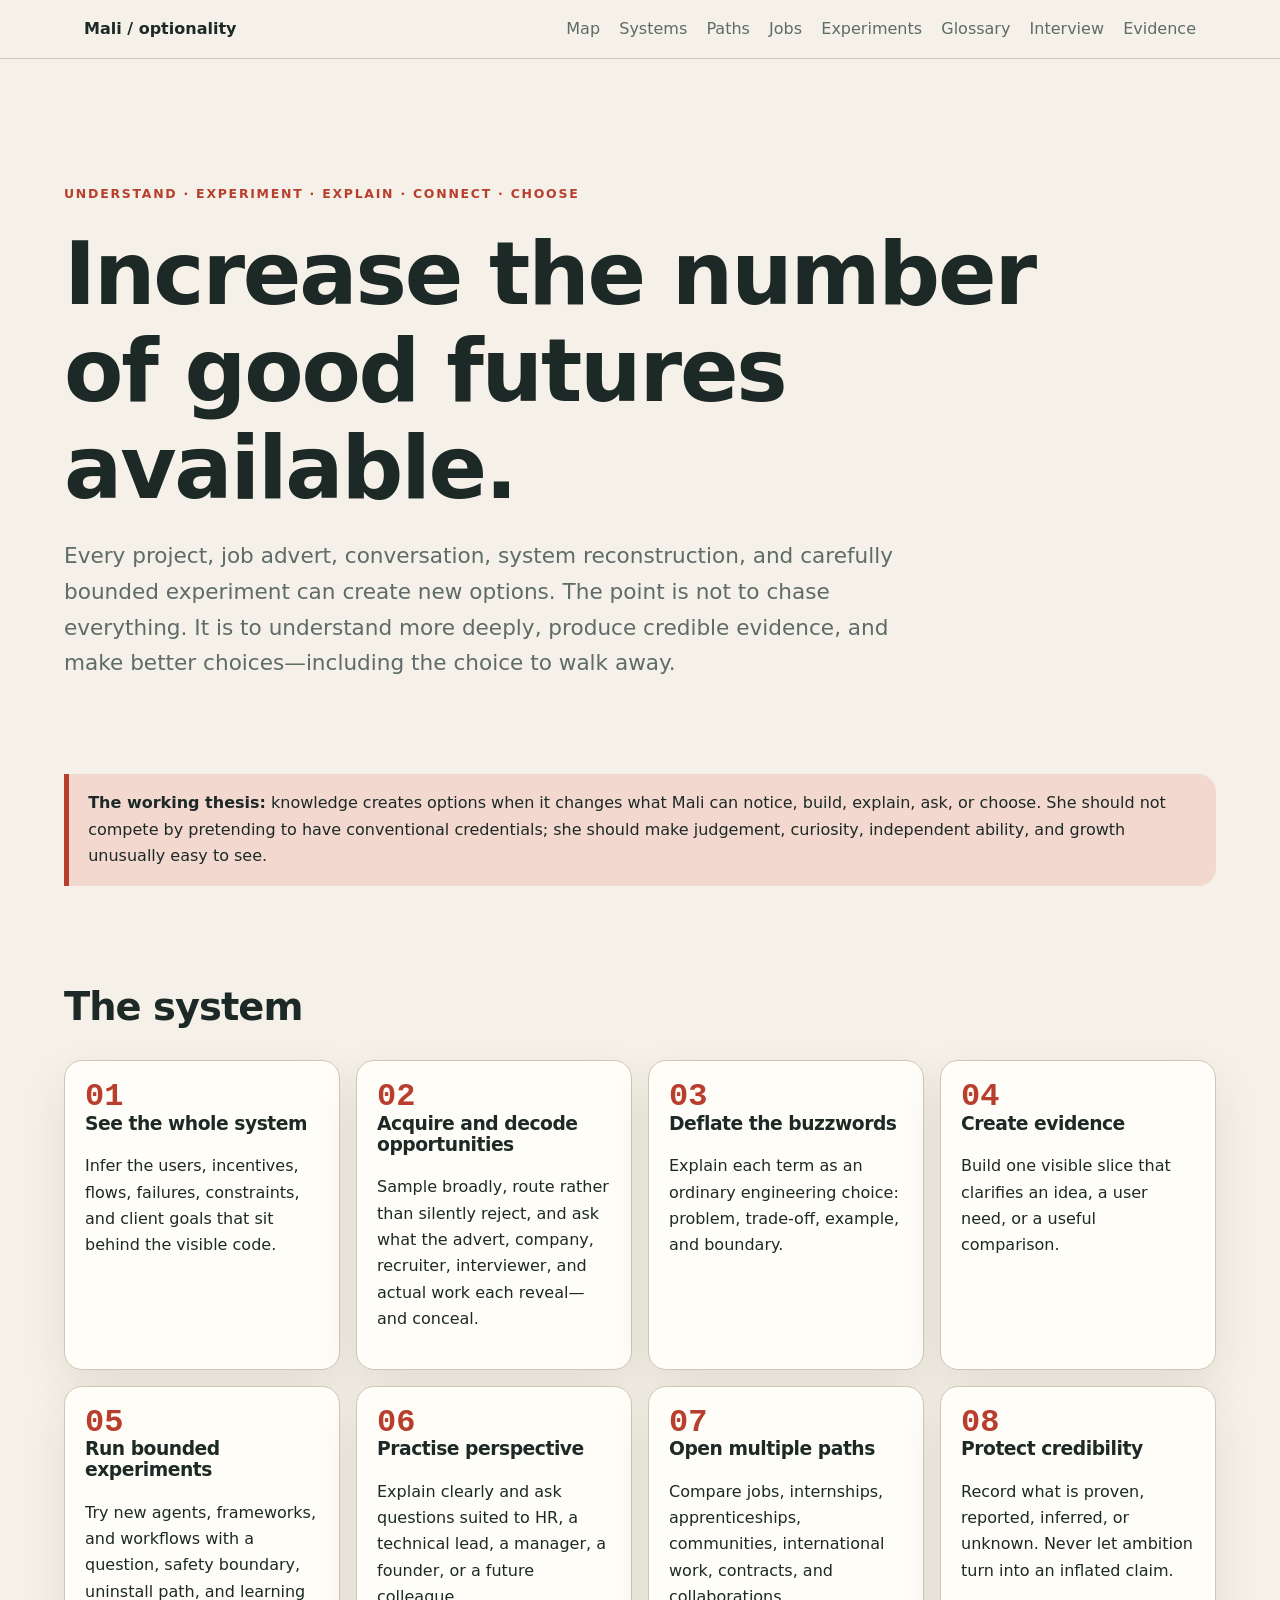
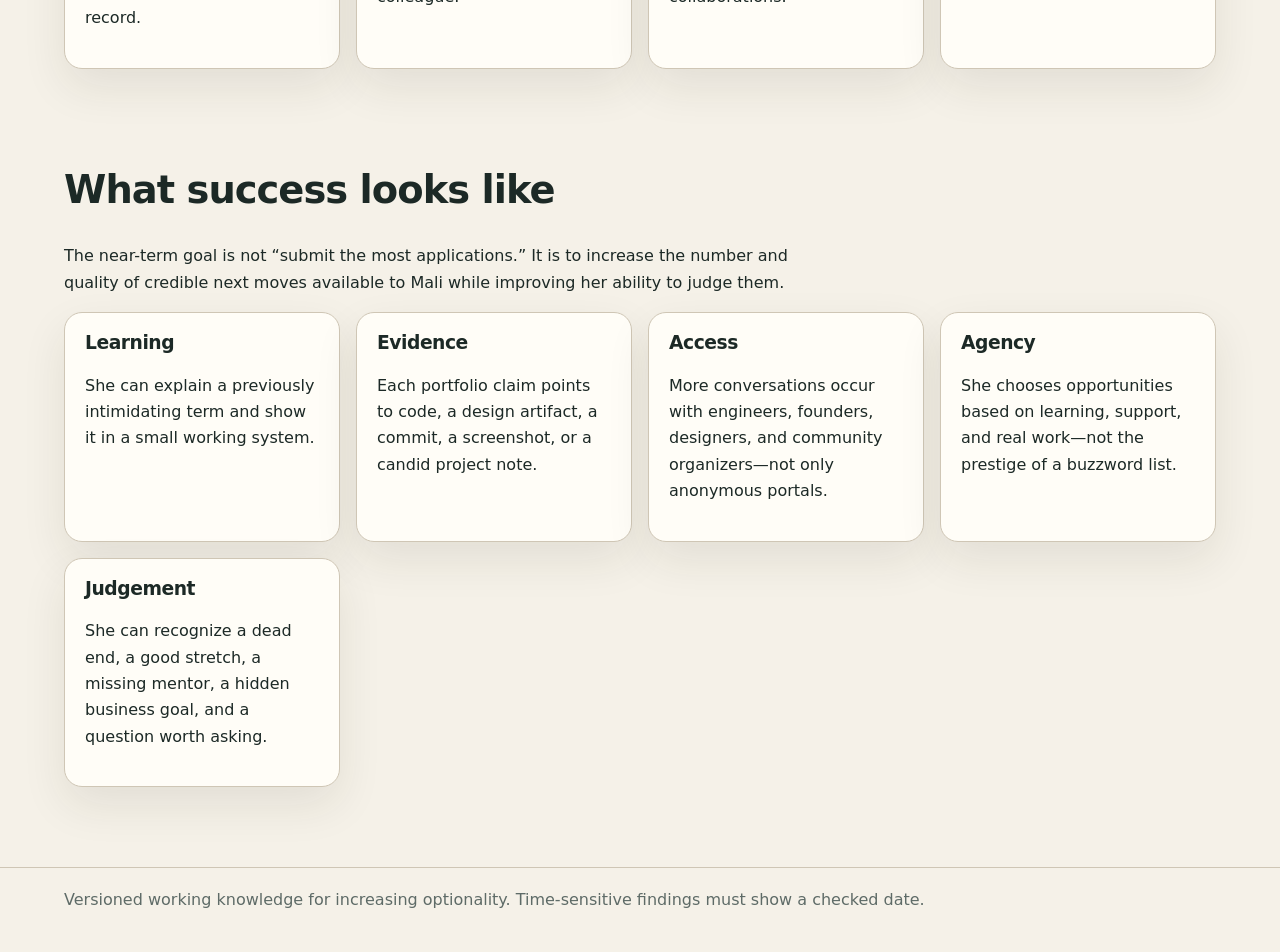
<file: index.html>
<!doctype html>
<html lang="en">
<head>
  <meta charset="utf-8">
  <meta name="viewport" content="width=device-width, initial-scale=1">
  <title>Mali's optionality laboratory</title>
  <link rel="stylesheet" href="global.css">
</head>
<body>
<header class="masthead"><nav class="nav" aria-label="Main navigation">
  <a class="brand" href="index.html">Mali / optionality</a>
  <a href="strategy/index.html">Map</a><a href="systems/index.html">Systems</a><a href="paths/index.html">Paths</a><a href="jobs/index.html">Jobs</a>
  <a href="experiments/index.html">Experiments</a><a href="glossary/index.html">Glossary</a><a href="interview/index.html">Interview</a><a href="evidence/mali-baseline.html">Evidence</a>
</nav></header>
<main class="wrap">
  <section class="hero">
    <div class="eyebrow">Understand · experiment · explain · connect · choose</div>
    <h1>Increase the number of good futures available.</h1>
    <p class="lede">Every project, job advert, conversation, system reconstruction, and carefully bounded experiment can create new options. The point is not to chase everything. It is to understand more deeply, produce credible evidence, and make better choices—including the choice to walk away.</p>
  </section>

  <div class="note"><strong>The working thesis:</strong> knowledge creates options when it changes what Mali can notice, build, explain, ask, or choose. She should not compete by pretending to have conventional credentials; she should make judgement, curiosity, independent ability, and growth unusually easy to see.</div>

  <section aria-labelledby="system"><h2 id="system">The system</h2><div class="grid">
    <a class="card card-link" href="systems/index.html"><span class="number">01</span><h3>See the whole system</h3><p>Infer the users, incentives, flows, failures, constraints, and client goals that sit behind the visible code.</p></a>
    <a class="card card-link" href="jobs/index.html"><span class="number">02</span><h3>Acquire and decode opportunities</h3><p>Sample broadly, route rather than silently reject, and ask what the advert, company, recruiter, interviewer, and actual work each reveal—and conceal.</p></a>
    <a class="card card-link" href="glossary/index.html"><span class="number">03</span><h3>Deflate the buzzwords</h3><p>Explain each term as an ordinary engineering choice: problem, trade-off, example, and boundary.</p></a>
    <a class="card card-link" href="projects/index.html"><span class="number">04</span><h3>Create evidence</h3><p>Build one visible slice that clarifies an idea, a user need, or a useful comparison.</p></a>
    <a class="card card-link" href="experiments/index.html"><span class="number">05</span><h3>Run bounded experiments</h3><p>Try new agents, frameworks, and workflows with a question, safety boundary, uninstall path, and learning record.</p></a>
    <a class="card card-link" href="interview/index.html"><span class="number">06</span><h3>Practise perspective</h3><p>Explain clearly and ask questions suited to HR, a technical lead, a manager, a founder, or a future colleague.</p></a>
    <a class="card card-link" href="paths/index.html"><span class="number">07</span><h3>Open multiple paths</h3><p>Compare jobs, internships, apprenticeships, communities, international work, contracts, and collaborations.</p></a>
    <a class="card card-link" href="evidence/mali-baseline.html"><span class="number">08</span><h3>Protect credibility</h3><p>Record what is proven, reported, inferred, or unknown. Never let ambition turn into an inflated claim.</p></a>
  </div></section>

  <section><h2>What success looks like</h2>
    <p>The near-term goal is not “submit the most applications.” It is to increase the number and quality of credible next moves available to Mali while improving her ability to judge them.</p>
    <div class="grid">
      <div class="card"><h3>Learning</h3><p>She can explain a previously intimidating term and show it in a small working system.</p></div>
      <div class="card"><h3>Evidence</h3><p>Each portfolio claim points to code, a design artifact, a commit, a screenshot, or a candid project note.</p></div>
      <div class="card"><h3>Access</h3><p>More conversations occur with engineers, founders, designers, and community organizers—not only anonymous portals.</p></div>
      <div class="card"><h3>Agency</h3><p>She chooses opportunities based on learning, support, and real work—not the prestige of a buzzword list.</p></div>
      <div class="card"><h3>Judgement</h3><p>She can recognize a dead end, a good stretch, a missing mentor, a hidden business goal, and a question worth asking.</p></div>
    </div>
  </section>
</main>
<footer><div class="wrap">Versioned working knowledge for increasing optionality. Time-sensitive findings must show a checked date.</div></footer>
</body></html>
</file>
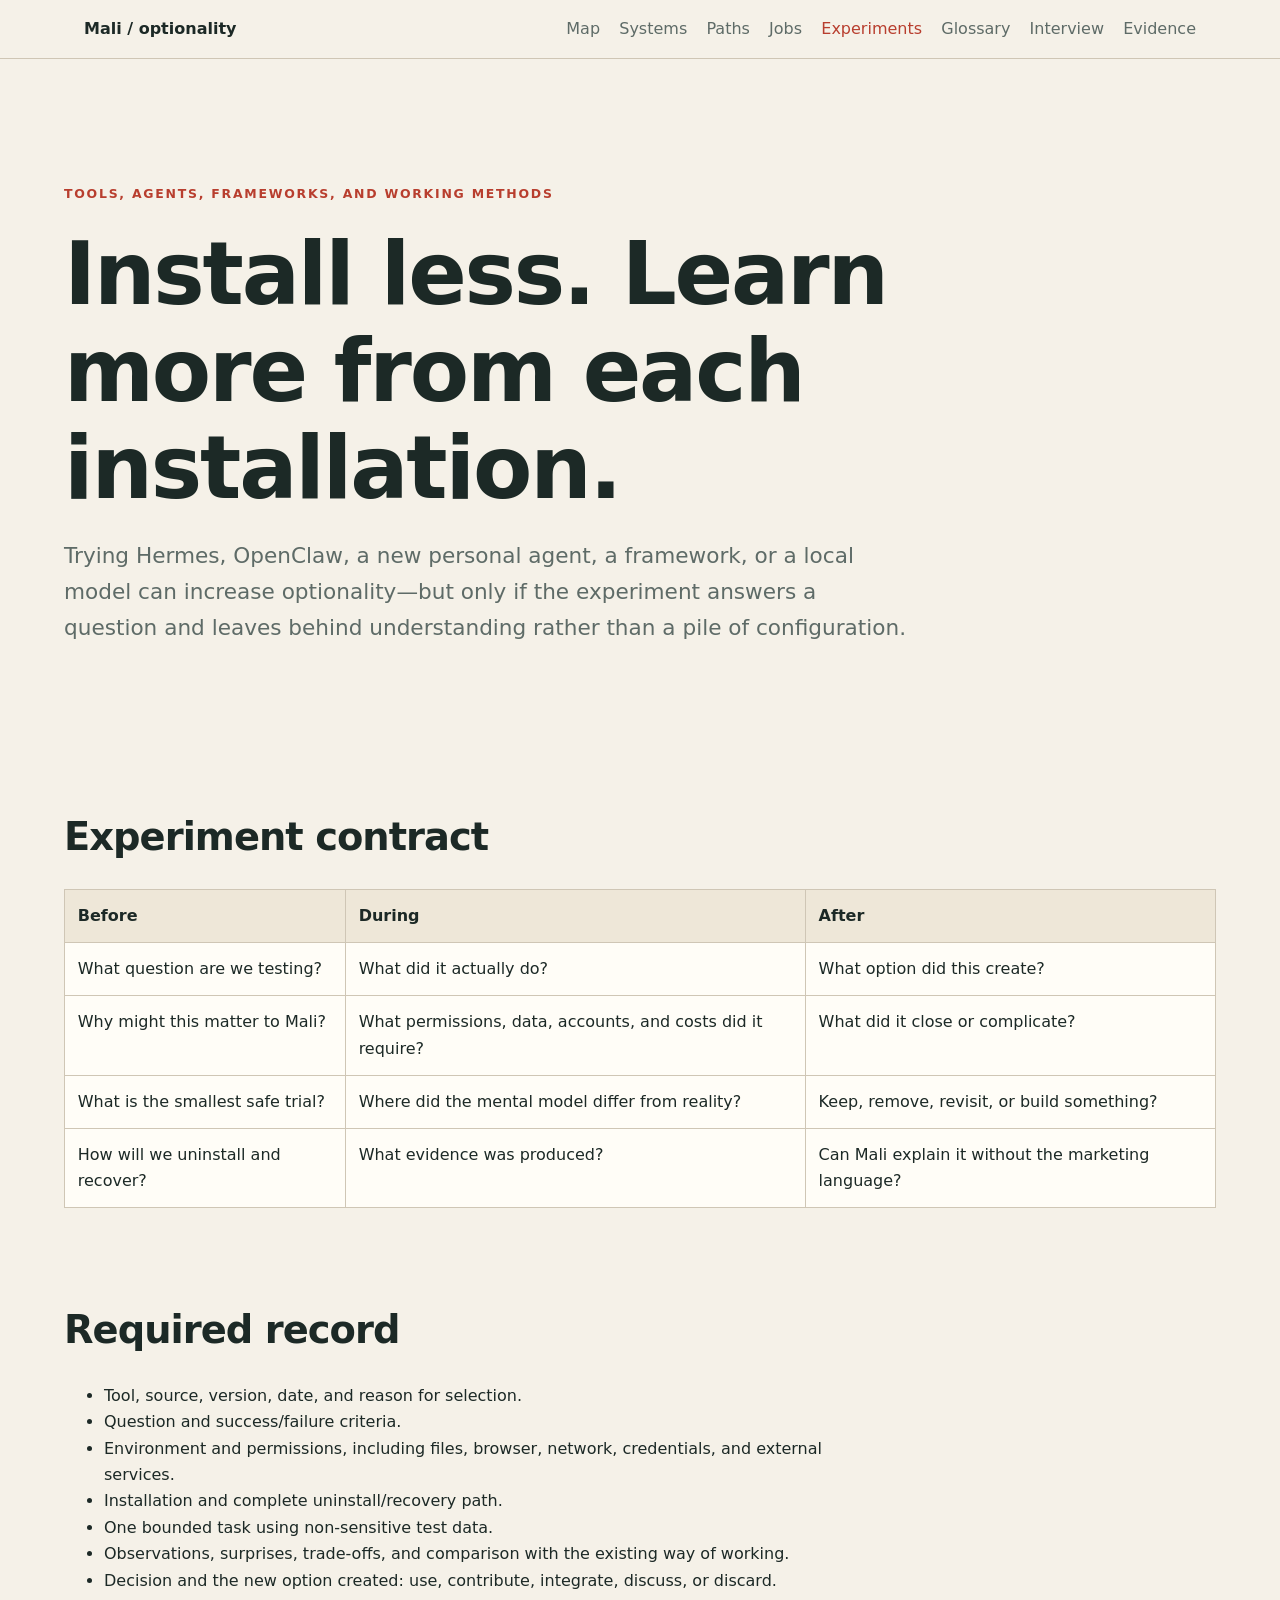
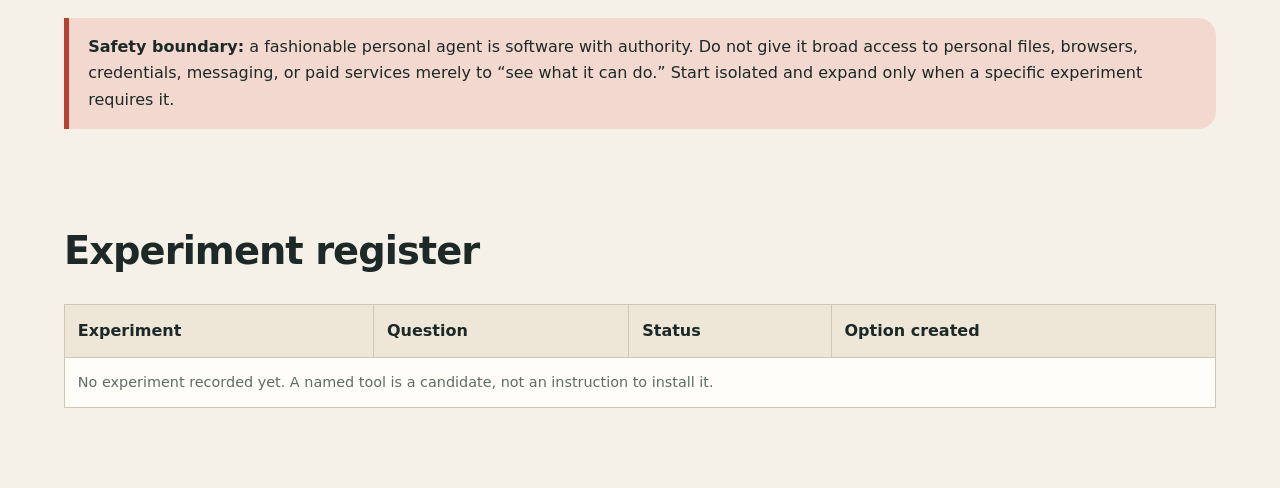
<file: experiments/index.html>
<!doctype html><html lang="en"><head><meta charset="utf-8"><meta name="viewport" content="width=device-width, initial-scale=1"><title>Experiments · Mali optionality</title><link rel="stylesheet" href="../global.css"></head><body>
<header class="masthead"><nav class="nav"><a class="brand" href="../index.html">Mali / optionality</a><a href="../strategy/index.html">Map</a><a href="../systems/index.html">Systems</a><a href="../paths/index.html">Paths</a><a href="../jobs/index.html">Jobs</a><a aria-current="page" href="index.html">Experiments</a><a href="../glossary/index.html">Glossary</a><a href="../interview/index.html">Interview</a><a href="../evidence/mali-baseline.html">Evidence</a></nav></header>
<main class="wrap"><section class="hero"><div class="eyebrow">Tools, agents, frameworks, and working methods</div><h1>Install less. Learn more from each installation.</h1><p class="lede">Trying Hermes, OpenClaw, a new personal agent, a framework, or a local model can increase optionality—but only if the experiment answers a question and leaves behind understanding rather than a pile of configuration.</p></section>

<h2>Experiment contract</h2><div class="table-wrap"><table><thead><tr><th>Before</th><th>During</th><th>After</th></tr></thead><tbody><tr><td>What question are we testing?</td><td>What did it actually do?</td><td>What option did this create?</td></tr><tr><td>Why might this matter to Mali?</td><td>What permissions, data, accounts, and costs did it require?</td><td>What did it close or complicate?</td></tr><tr><td>What is the smallest safe trial?</td><td>Where did the mental model differ from reality?</td><td>Keep, remove, revisit, or build something?</td></tr><tr><td>How will we uninstall and recover?</td><td>What evidence was produced?</td><td>Can Mali explain it without the marketing language?</td></tr></tbody></table></div>

<h2>Required record</h2><ul><li>Tool, source, version, date, and reason for selection.</li><li>Question and success/failure criteria.</li><li>Environment and permissions, including files, browser, network, credentials, and external services.</li><li>Installation and complete uninstall/recovery path.</li><li>One bounded task using non-sensitive test data.</li><li>Observations, surprises, trade-offs, and comparison with the existing way of working.</li><li>Decision and the new option created: use, contribute, integrate, discuss, or discard.</li></ul>

<div class="note"><strong>Safety boundary:</strong> a fashionable personal agent is software with authority. Do not give it broad access to personal files, browsers, credentials, messaging, or paid services merely to “see what it can do.” Start isolated and expand only when a specific experiment requires it.</div>

<h2>Experiment register</h2><div class="table-wrap"><table><thead><tr><th>Experiment</th><th>Question</th><th>Status</th><th>Option created</th></tr></thead><tbody><tr><td colspan="4" class="meta">No experiment recorded yet. A named tool is a candidate, not an instruction to install it.</td></tr></tbody></table></div>
</main></body></html>
</file>
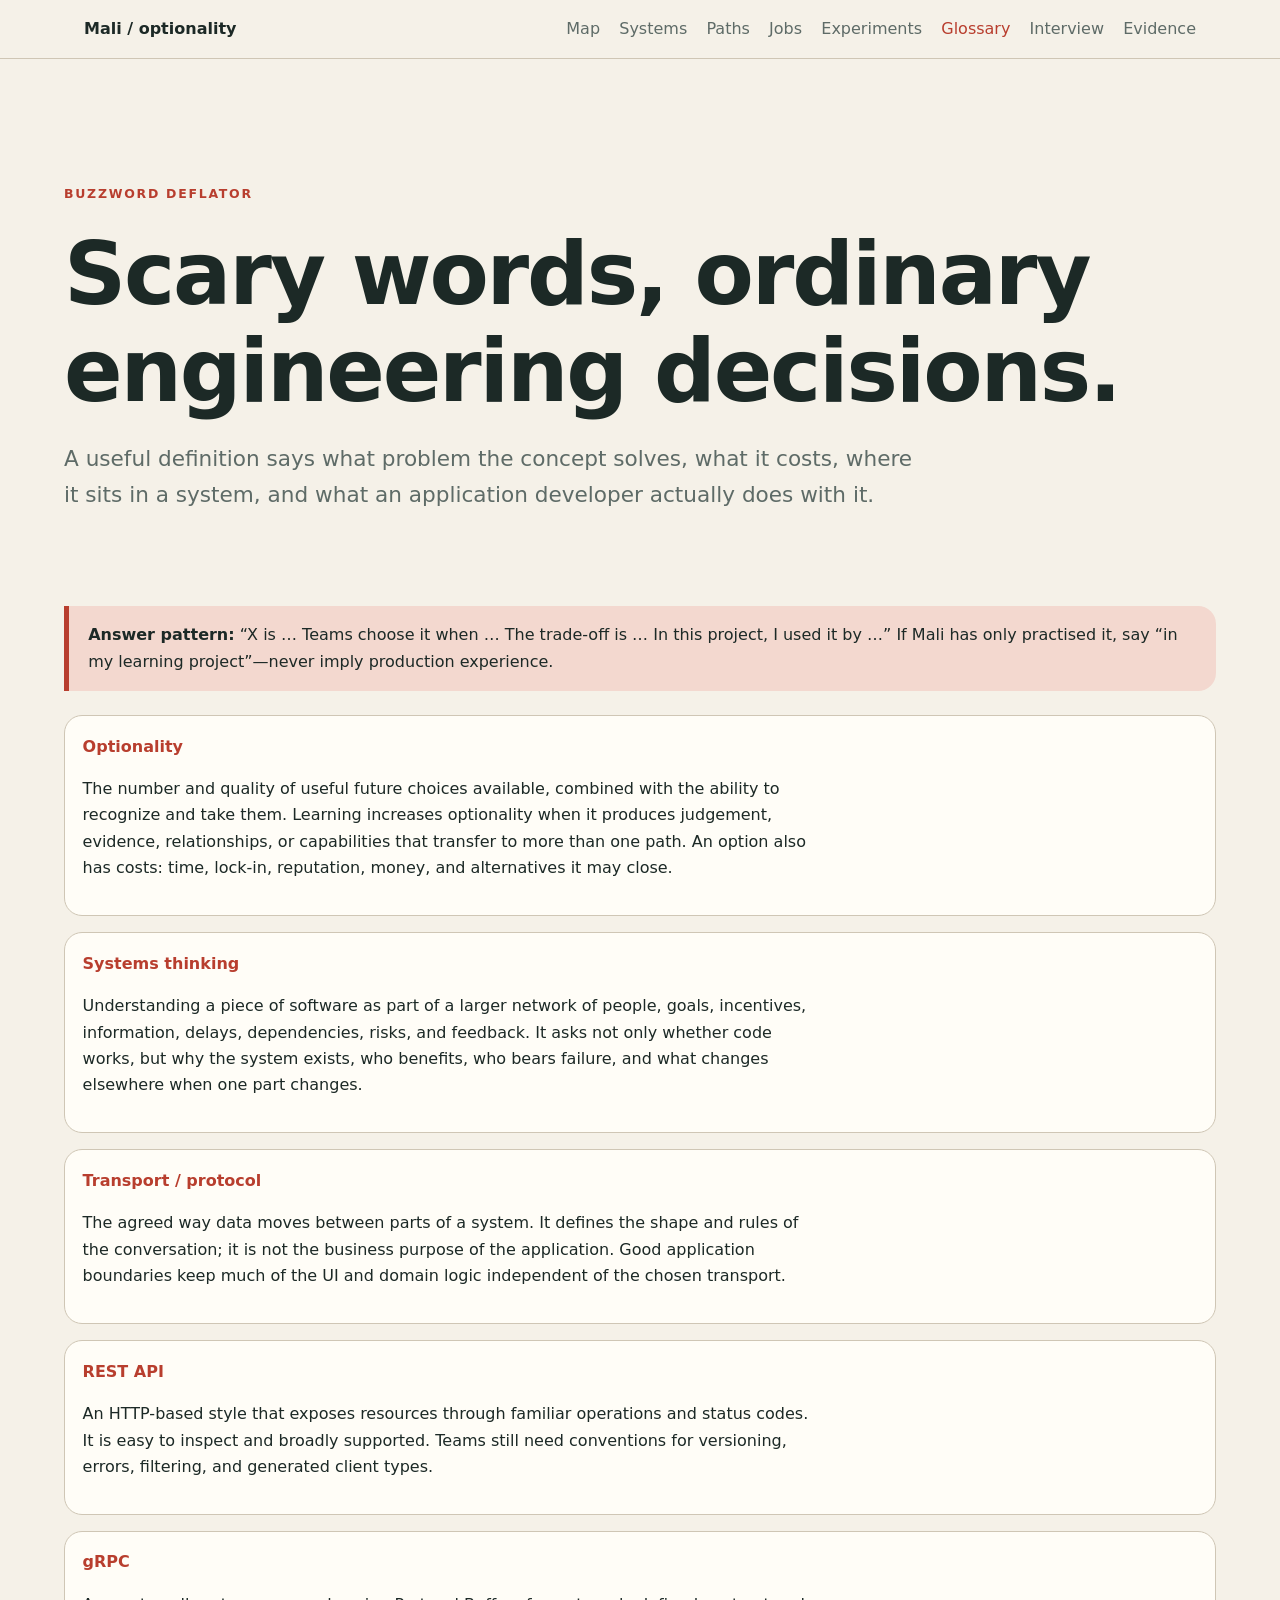
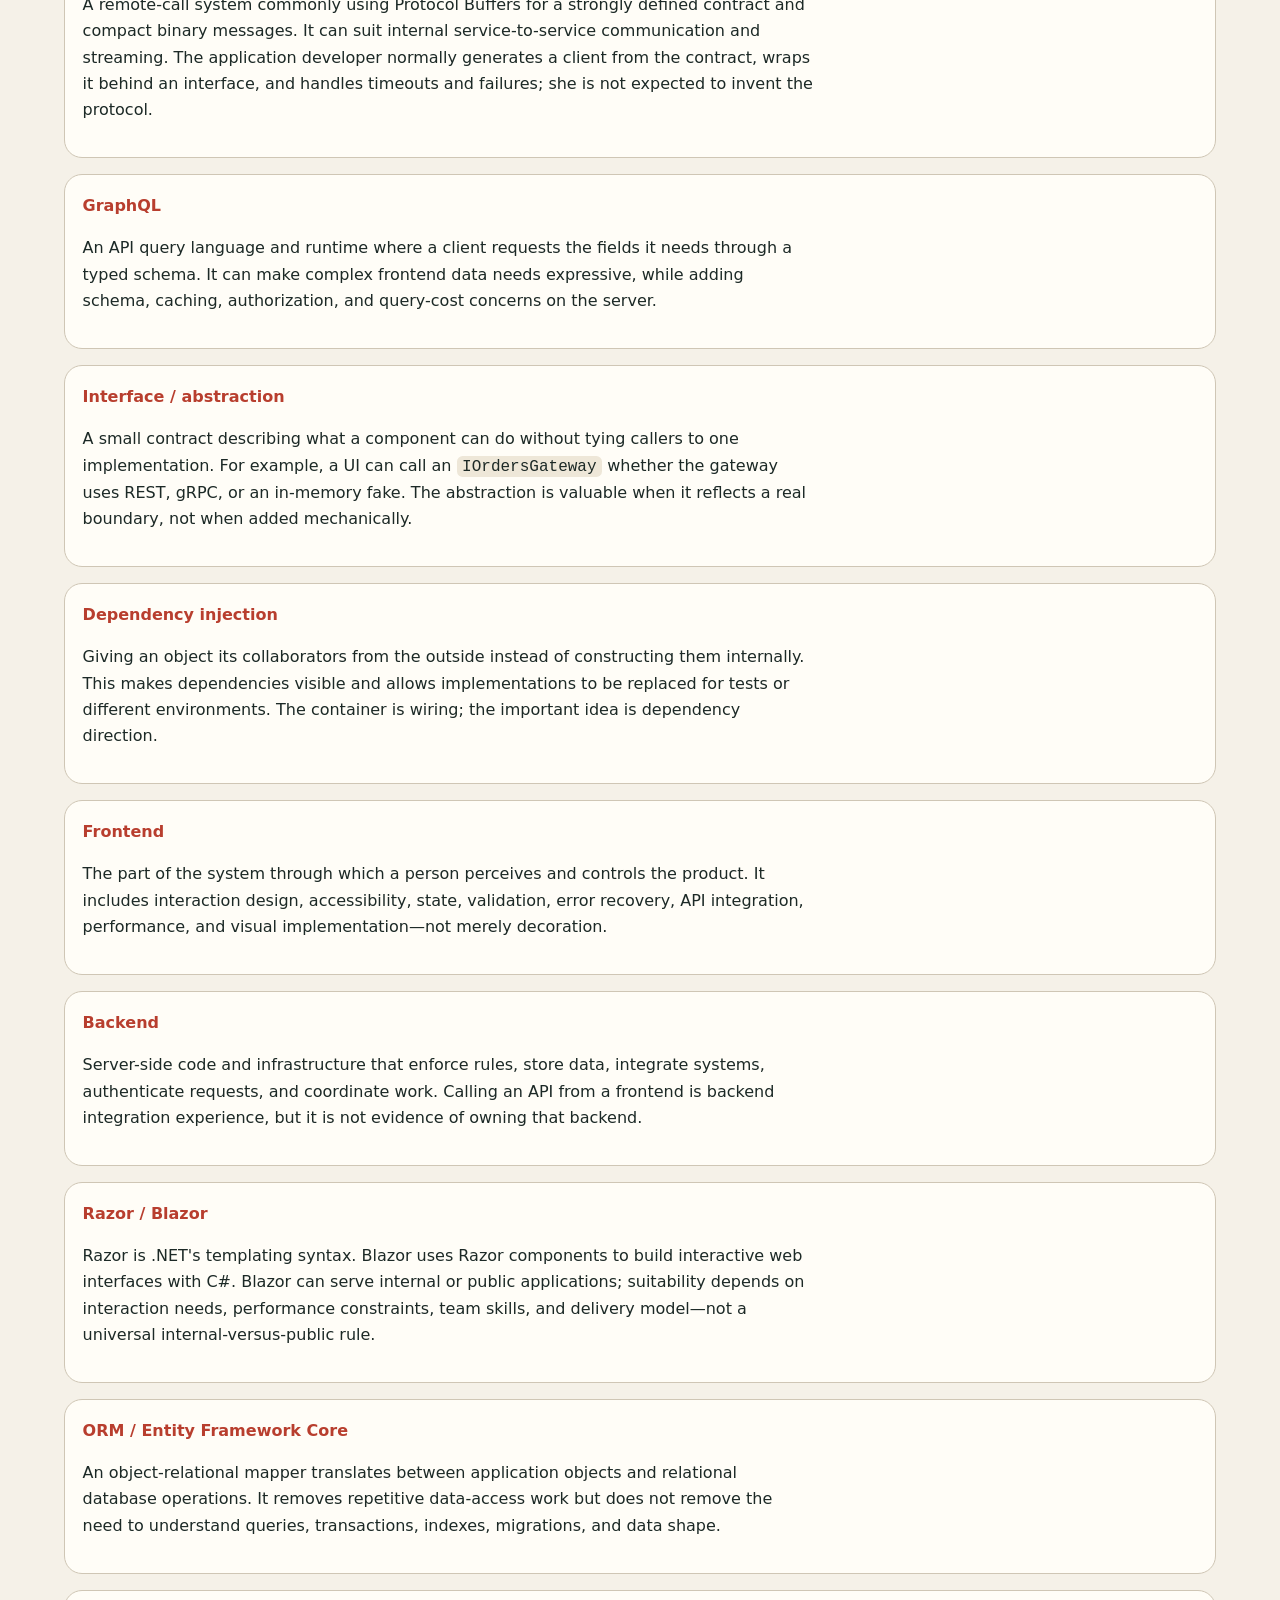
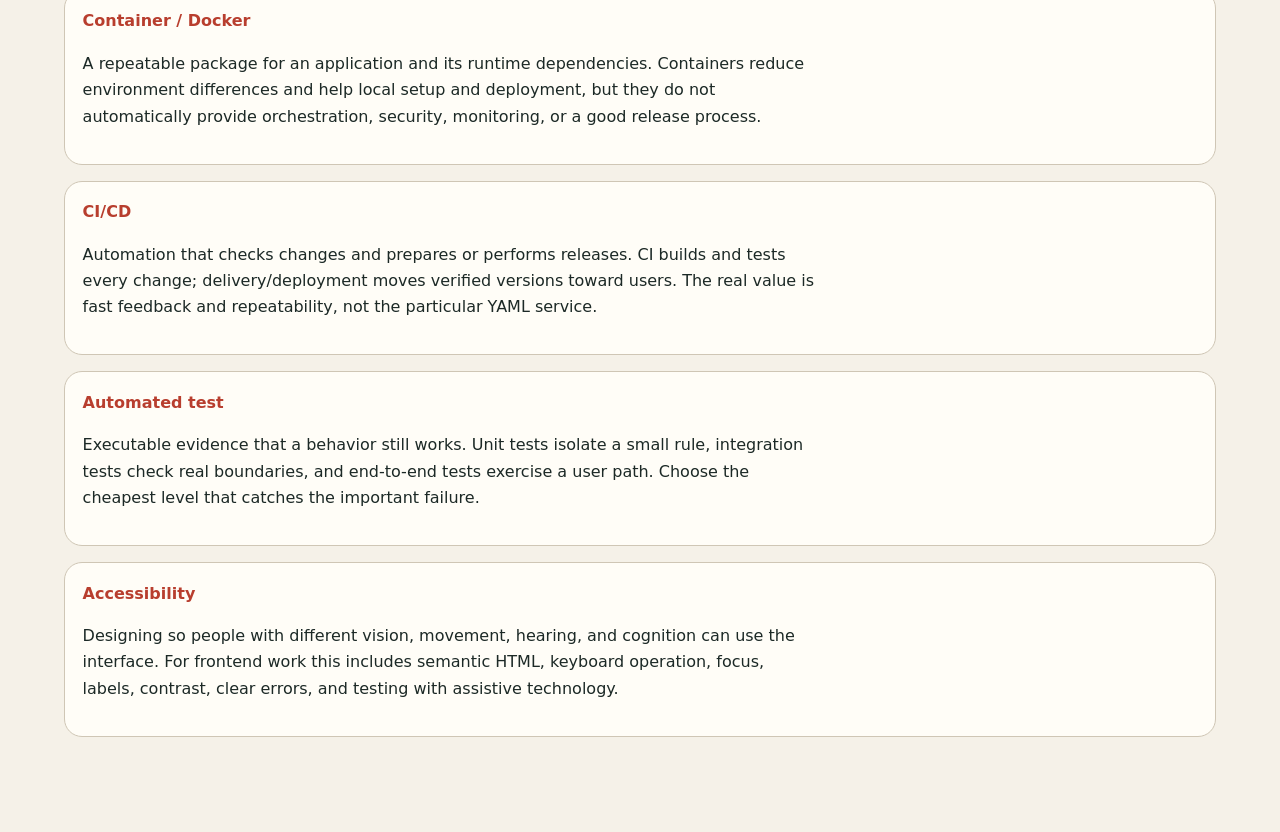
<file: glossary/index.html>
<!doctype html><html lang="en"><head><meta charset="utf-8"><meta name="viewport" content="width=device-width, initial-scale=1"><title>Glossary · Mali optionality</title><link rel="stylesheet" href="../global.css"></head><body>
<header class="masthead"><nav class="nav"><a class="brand" href="../index.html">Mali / optionality</a><a href="../strategy/index.html">Map</a><a href="../systems/index.html">Systems</a><a href="../paths/index.html">Paths</a><a href="../jobs/index.html">Jobs</a><a href="../experiments/index.html">Experiments</a><a aria-current="page" href="index.html">Glossary</a><a href="../interview/index.html">Interview</a><a href="../evidence/mali-baseline.html">Evidence</a></nav></header>
<main class="wrap"><section class="hero"><div class="eyebrow">Buzzword deflator</div><h1>Scary words, ordinary engineering decisions.</h1><p class="lede">A useful definition says what problem the concept solves, what it costs, where it sits in a system, and what an application developer actually does with it.</p></section>

<div class="note"><strong>Answer pattern:</strong> “X is … Teams choose it when … The trade-off is … In this project, I used it by …” If Mali has only practised it, say “in my learning project”—never imply production experience.</div>

<section class="answer" id="optionality"><strong>Optionality</strong><p>The number and quality of useful future choices available, combined with the ability to recognize and take them. Learning increases optionality when it produces judgement, evidence, relationships, or capabilities that transfer to more than one path. An option also has costs: time, lock-in, reputation, money, and alternatives it may close.</p></section>
<section class="answer" id="systems-thinking"><strong>Systems thinking</strong><p>Understanding a piece of software as part of a larger network of people, goals, incentives, information, delays, dependencies, risks, and feedback. It asks not only whether code works, but why the system exists, who benefits, who bears failure, and what changes elsewhere when one part changes.</p></section>

<section class="answer" id="transport"><strong>Transport / protocol</strong><p>The agreed way data moves between parts of a system. It defines the shape and rules of the conversation; it is not the business purpose of the application. Good application boundaries keep much of the UI and domain logic independent of the chosen transport.</p></section>
<section class="answer" id="rest"><strong>REST API</strong><p>An HTTP-based style that exposes resources through familiar operations and status codes. It is easy to inspect and broadly supported. Teams still need conventions for versioning, errors, filtering, and generated client types.</p></section>
<section class="answer" id="grpc"><strong>gRPC</strong><p>A remote-call system commonly using Protocol Buffers for a strongly defined contract and compact binary messages. It can suit internal service-to-service communication and streaming. The application developer normally generates a client from the contract, wraps it behind an interface, and handles timeouts and failures; she is not expected to invent the protocol.</p></section>
<section class="answer" id="graphql"><strong>GraphQL</strong><p>An API query language and runtime where a client requests the fields it needs through a typed schema. It can make complex frontend data needs expressive, while adding schema, caching, authorization, and query-cost concerns on the server.</p></section>
<section class="answer" id="interface"><strong>Interface / abstraction</strong><p>A small contract describing what a component can do without tying callers to one implementation. For example, a UI can call an <code>IOrdersGateway</code> whether the gateway uses REST, gRPC, or an in-memory fake. The abstraction is valuable when it reflects a real boundary, not when added mechanically.</p></section>
<section class="answer" id="di"><strong>Dependency injection</strong><p>Giving an object its collaborators from the outside instead of constructing them internally. This makes dependencies visible and allows implementations to be replaced for tests or different environments. The container is wiring; the important idea is dependency direction.</p></section>
<section class="answer" id="frontend"><strong>Frontend</strong><p>The part of the system through which a person perceives and controls the product. It includes interaction design, accessibility, state, validation, error recovery, API integration, performance, and visual implementation—not merely decoration.</p></section>
<section class="answer" id="backend"><strong>Backend</strong><p>Server-side code and infrastructure that enforce rules, store data, integrate systems, authenticate requests, and coordinate work. Calling an API from a frontend is backend integration experience, but it is not evidence of owning that backend.</p></section>
<section class="answer" id="razor"><strong>Razor / Blazor</strong><p>Razor is .NET's templating syntax. Blazor uses Razor components to build interactive web interfaces with C#. Blazor can serve internal or public applications; suitability depends on interaction needs, performance constraints, team skills, and delivery model—not a universal internal-versus-public rule.</p></section>
<section class="answer" id="orm"><strong>ORM / Entity Framework Core</strong><p>An object-relational mapper translates between application objects and relational database operations. It removes repetitive data-access work but does not remove the need to understand queries, transactions, indexes, migrations, and data shape.</p></section>
<section class="answer" id="docker"><strong>Container / Docker</strong><p>A repeatable package for an application and its runtime dependencies. Containers reduce environment differences and help local setup and deployment, but they do not automatically provide orchestration, security, monitoring, or a good release process.</p></section>
<section class="answer" id="cicd"><strong>CI/CD</strong><p>Automation that checks changes and prepares or performs releases. CI builds and tests every change; delivery/deployment moves verified versions toward users. The real value is fast feedback and repeatability, not the particular YAML service.</p></section>
<section class="answer" id="testing"><strong>Automated test</strong><p>Executable evidence that a behavior still works. Unit tests isolate a small rule, integration tests check real boundaries, and end-to-end tests exercise a user path. Choose the cheapest level that catches the important failure.</p></section>
<section class="answer" id="accessibility"><strong>Accessibility</strong><p>Designing so people with different vision, movement, hearing, and cognition can use the interface. For frontend work this includes semantic HTML, keyboard operation, focus, labels, contrast, clear errors, and testing with assistive technology.</p></section>
</main></body></html>
</file>
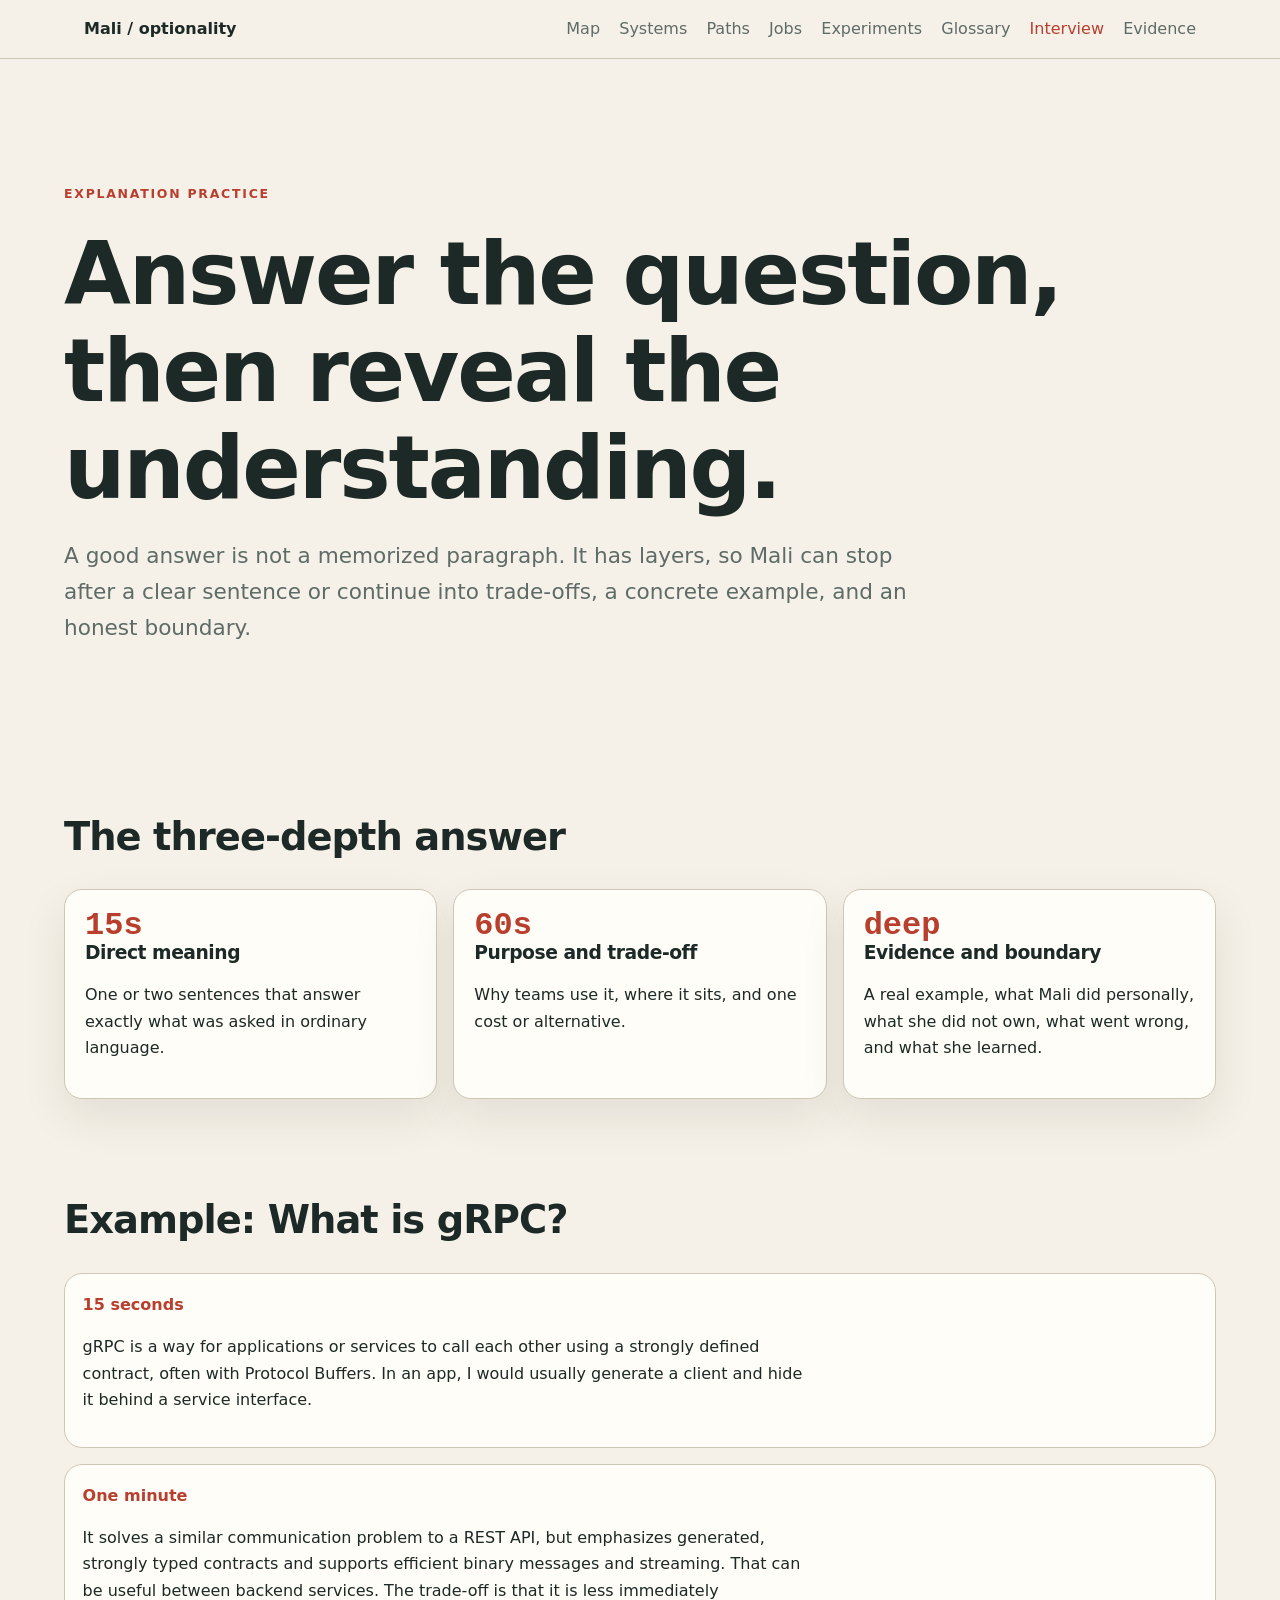
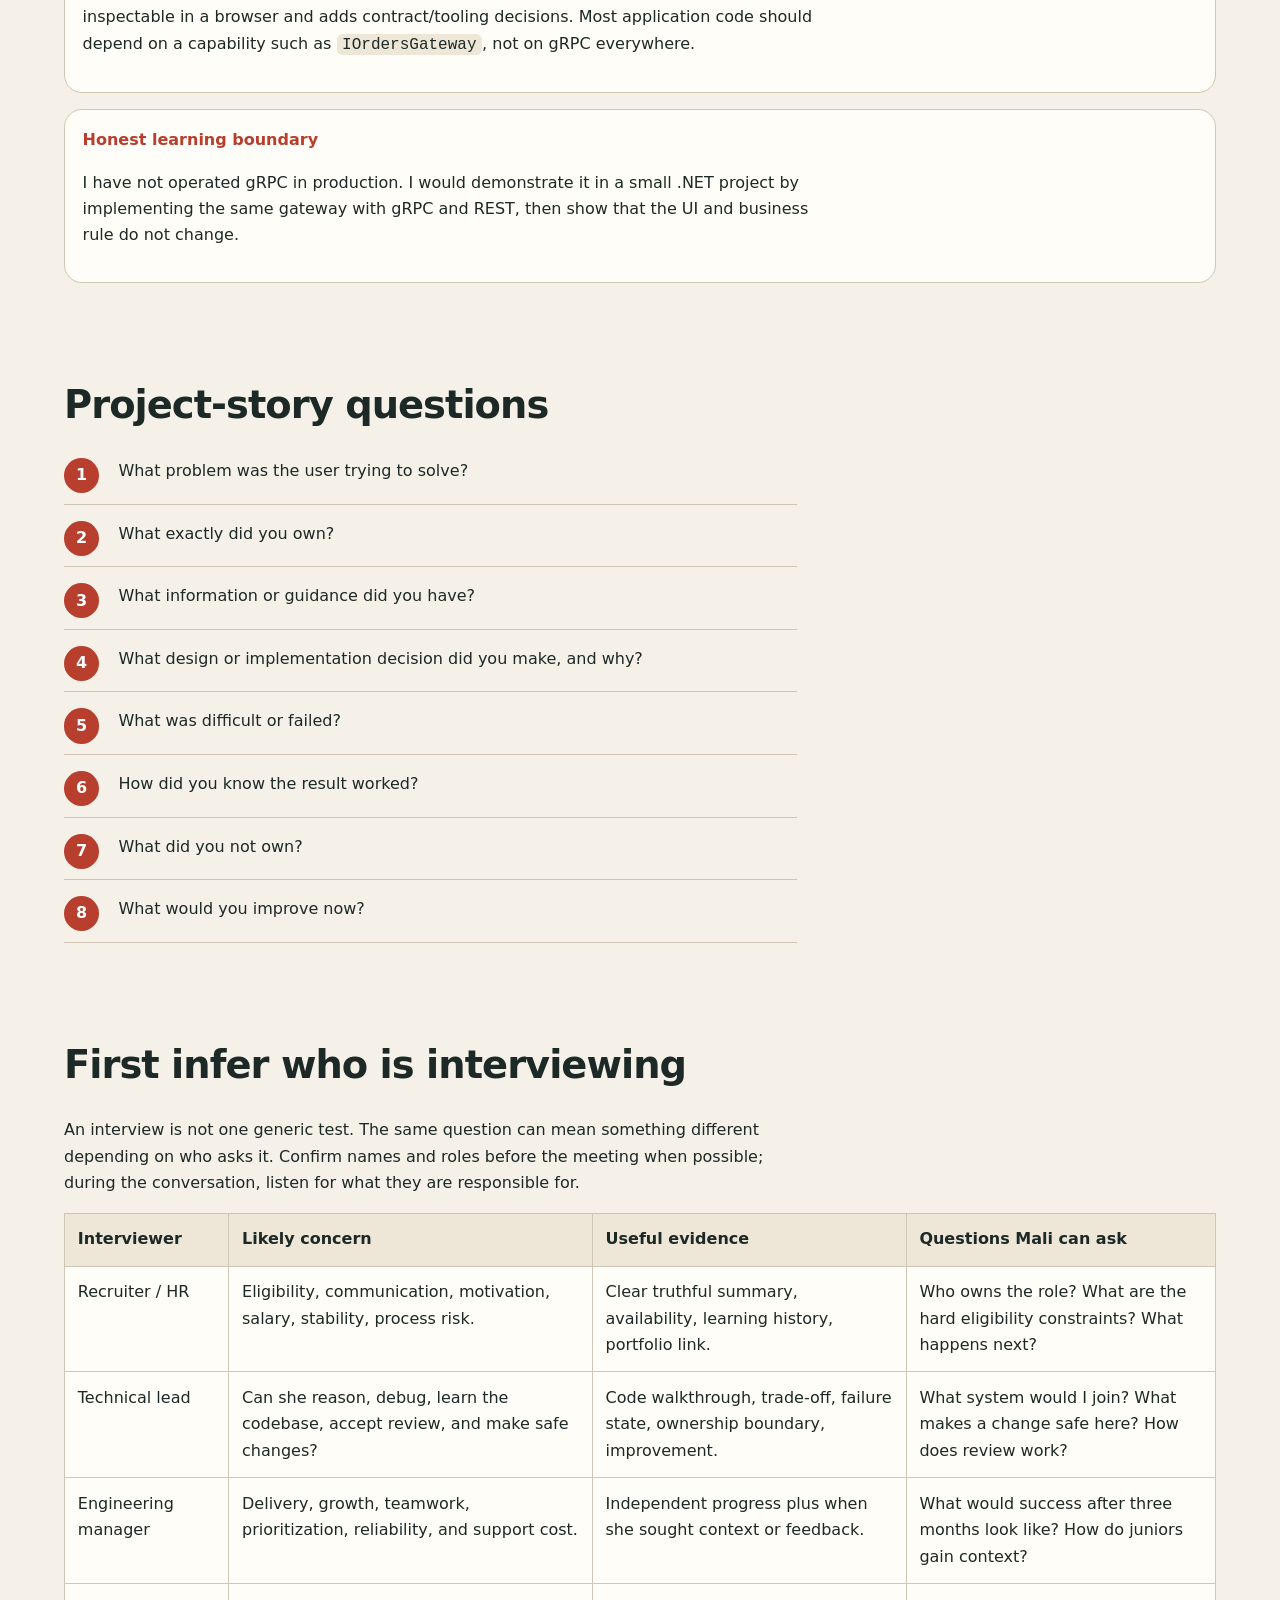
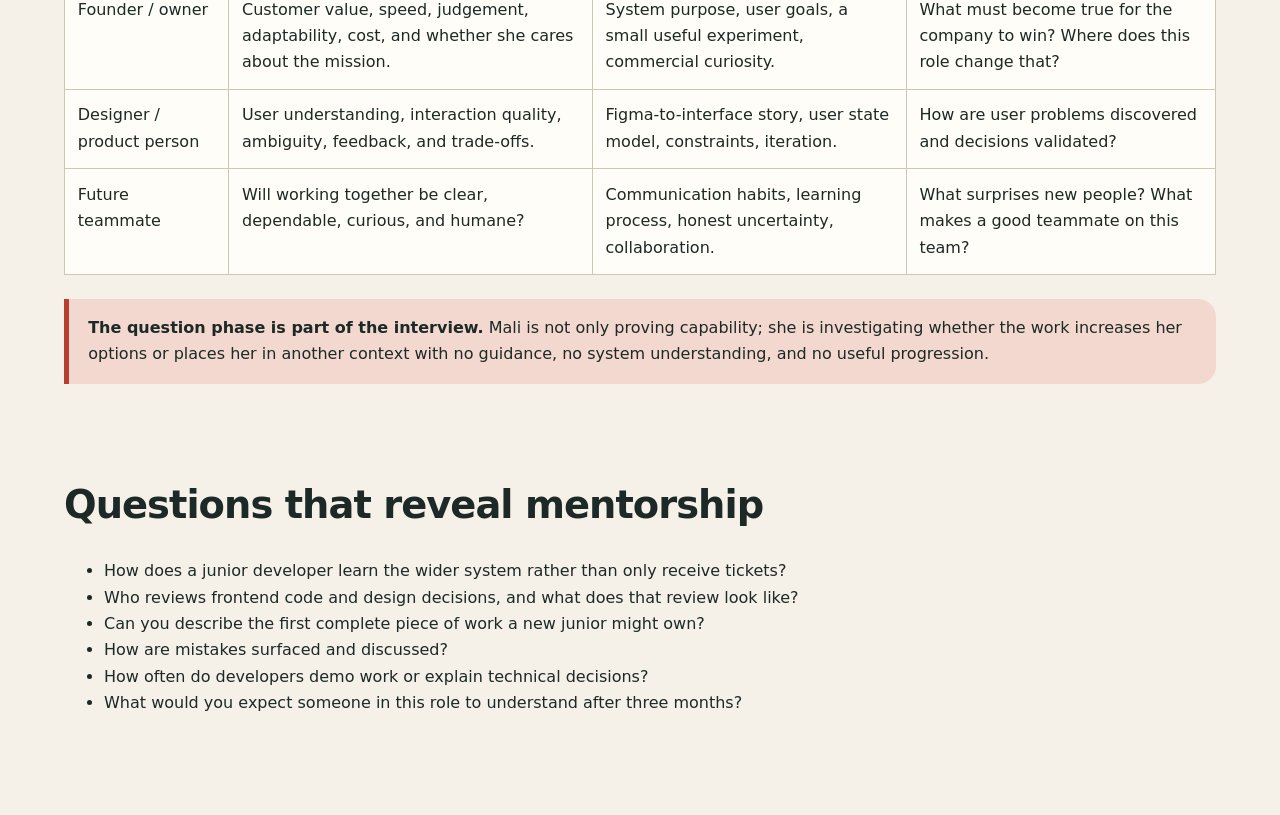
<file: interview/index.html>
<!doctype html><html lang="en"><head><meta charset="utf-8"><meta name="viewport" content="width=device-width, initial-scale=1"><title>Interview method · Mali optionality</title><link rel="stylesheet" href="../global.css"></head><body>
<header class="masthead"><nav class="nav"><a class="brand" href="../index.html">Mali / optionality</a><a href="../strategy/index.html">Map</a><a href="../systems/index.html">Systems</a><a href="../paths/index.html">Paths</a><a href="../jobs/index.html">Jobs</a><a href="../experiments/index.html">Experiments</a><a href="../glossary/index.html">Glossary</a><a aria-current="page" href="index.html">Interview</a><a href="../evidence/mali-baseline.html">Evidence</a></nav></header>
<main class="wrap"><section class="hero"><div class="eyebrow">Explanation practice</div><h1>Answer the question, then reveal the understanding.</h1><p class="lede">A good answer is not a memorized paragraph. It has layers, so Mali can stop after a clear sentence or continue into trade-offs, a concrete example, and an honest boundary.</p></section>

<h2>The three-depth answer</h2><div class="grid"><div class="card"><span class="number">15s</span><h3>Direct meaning</h3><p>One or two sentences that answer exactly what was asked in ordinary language.</p></div><div class="card"><span class="number">60s</span><h3>Purpose and trade-off</h3><p>Why teams use it, where it sits, and one cost or alternative.</p></div><div class="card"><span class="number">deep</span><h3>Evidence and boundary</h3><p>A real example, what Mali did personally, what she did not own, what went wrong, and what she learned.</p></div></div>

<h2>Example: What is gRPC?</h2><div class="answer"><strong>15 seconds</strong><p>gRPC is a way for applications or services to call each other using a strongly defined contract, often with Protocol Buffers. In an app, I would usually generate a client and hide it behind a service interface.</p></div><div class="answer"><strong>One minute</strong><p>It solves a similar communication problem to a REST API, but emphasizes generated, strongly typed contracts and supports efficient binary messages and streaming. That can be useful between backend services. The trade-off is that it is less immediately inspectable in a browser and adds contract/tooling decisions. Most application code should depend on a capability such as <code>IOrdersGateway</code>, not on gRPC everywhere.</p></div><div class="answer"><strong>Honest learning boundary</strong><p>I have not operated gRPC in production. I would demonstrate it in a small .NET project by implementing the same gateway with gRPC and REST, then show that the UI and business rule do not change.</p></div>

<h2>Project-story questions</h2><ol class="steps"><li>What problem was the user trying to solve?</li><li>What exactly did you own?</li><li>What information or guidance did you have?</li><li>What design or implementation decision did you make, and why?</li><li>What was difficult or failed?</li><li>How did you know the result worked?</li><li>What did you not own?</li><li>What would you improve now?</li></ol>

<h2>First infer who is interviewing</h2><p>An interview is not one generic test. The same question can mean something different depending on who asks it. Confirm names and roles before the meeting when possible; during the conversation, listen for what they are responsible for.</p>
<div class="table-wrap"><table><thead><tr><th>Interviewer</th><th>Likely concern</th><th>Useful evidence</th><th>Questions Mali can ask</th></tr></thead><tbody>
<tr><td>Recruiter / HR</td><td>Eligibility, communication, motivation, salary, stability, process risk.</td><td>Clear truthful summary, availability, learning history, portfolio link.</td><td>Who owns the role? What are the hard eligibility constraints? What happens next?</td></tr>
<tr><td>Technical lead</td><td>Can she reason, debug, learn the codebase, accept review, and make safe changes?</td><td>Code walkthrough, trade-off, failure state, ownership boundary, improvement.</td><td>What system would I join? What makes a change safe here? How does review work?</td></tr>
<tr><td>Engineering manager</td><td>Delivery, growth, teamwork, prioritization, reliability, and support cost.</td><td>Independent progress plus when she sought context or feedback.</td><td>What would success after three months look like? How do juniors gain context?</td></tr>
<tr><td>Founder / owner</td><td>Customer value, speed, judgement, adaptability, cost, and whether she cares about the mission.</td><td>System purpose, user goals, a small useful experiment, commercial curiosity.</td><td>What must become true for the company to win? Where does this role change that?</td></tr>
<tr><td>Designer / product person</td><td>User understanding, interaction quality, ambiguity, feedback, and trade-offs.</td><td>Figma-to-interface story, user state model, constraints, iteration.</td><td>How are user problems discovered and decisions validated?</td></tr>
<tr><td>Future teammate</td><td>Will working together be clear, dependable, curious, and humane?</td><td>Communication habits, learning process, honest uncertainty, collaboration.</td><td>What surprises new people? What makes a good teammate on this team?</td></tr>
</tbody></table></div>

<div class="note"><strong>The question phase is part of the interview.</strong> Mali is not only proving capability; she is investigating whether the work increases her options or places her in another context with no guidance, no system understanding, and no useful progression.</div>

<h2>Questions that reveal mentorship</h2><ul><li>How does a junior developer learn the wider system rather than only receive tickets?</li><li>Who reviews frontend code and design decisions, and what does that review look like?</li><li>Can you describe the first complete piece of work a new junior might own?</li><li>How are mistakes surfaced and discussed?</li><li>How often do developers demo work or explain technical decisions?</li><li>What would you expect someone in this role to understand after three months?</li></ul>
</main></body></html>
</file>
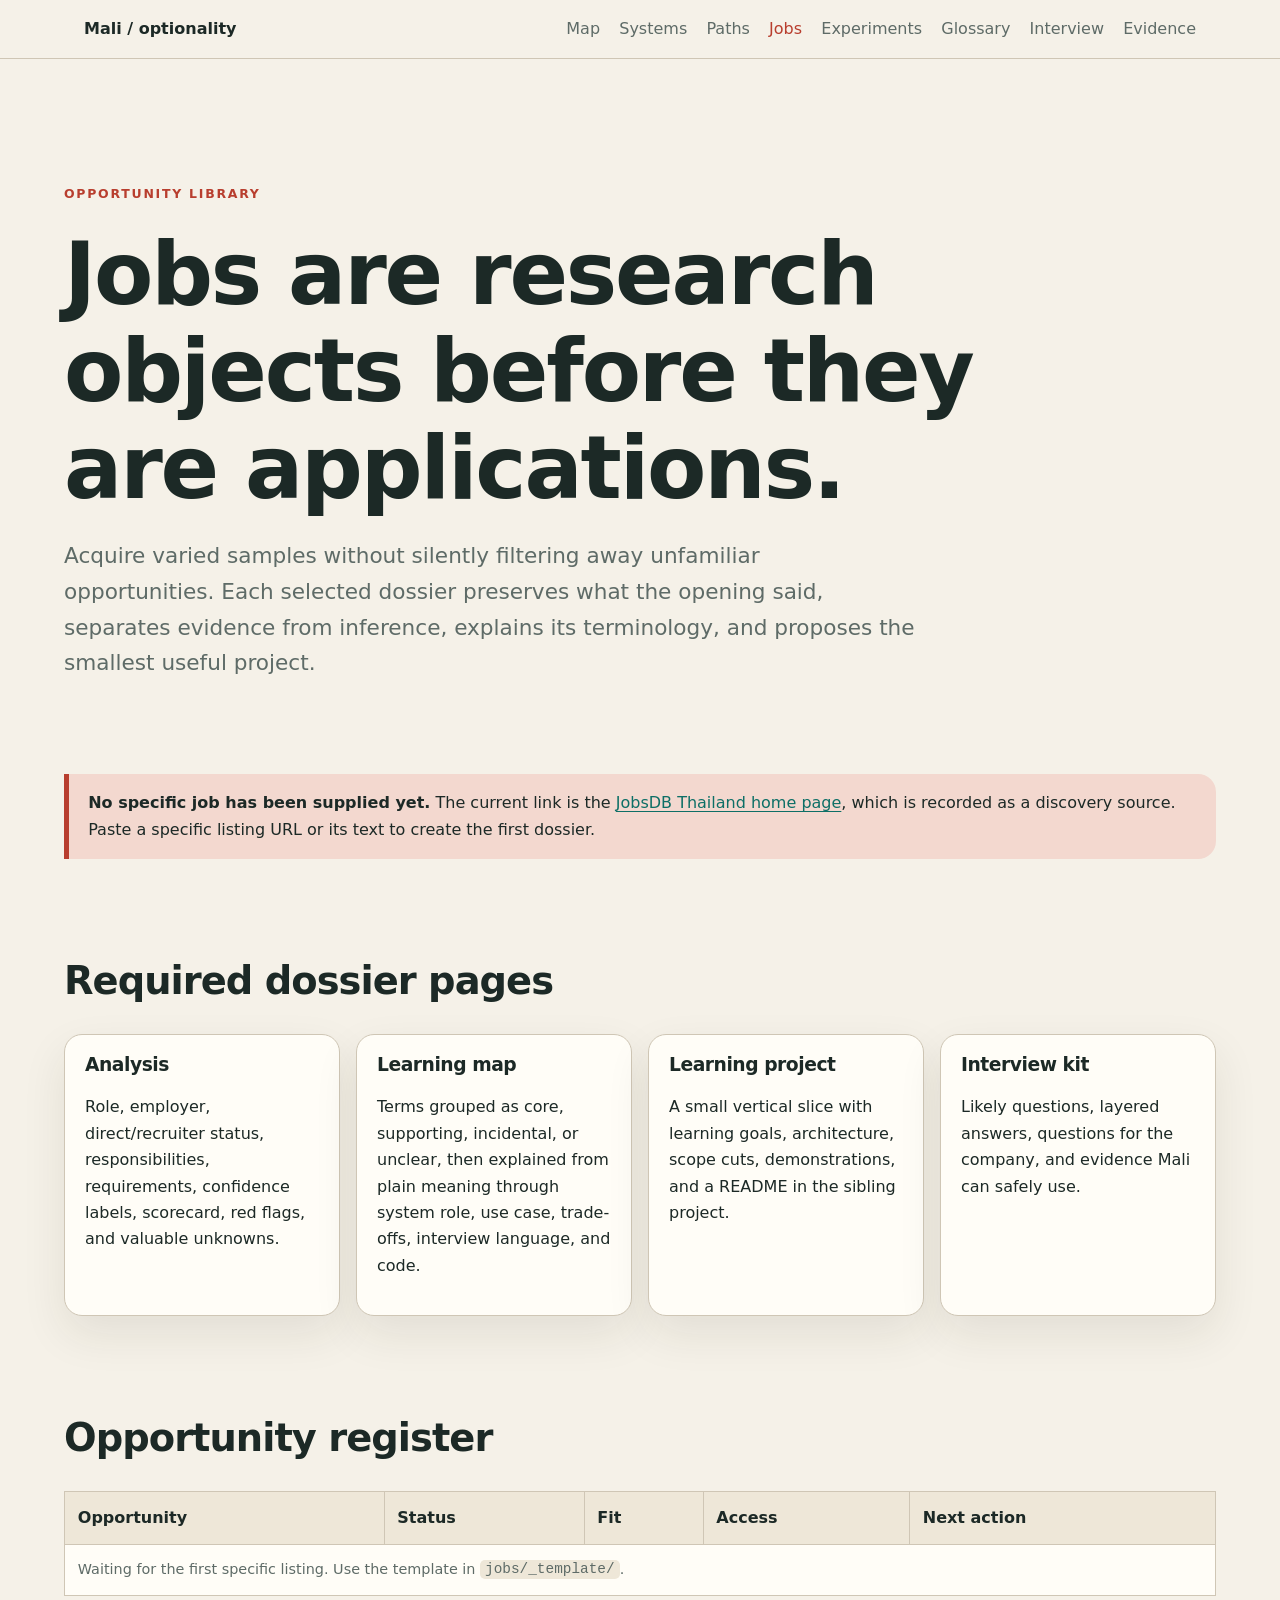
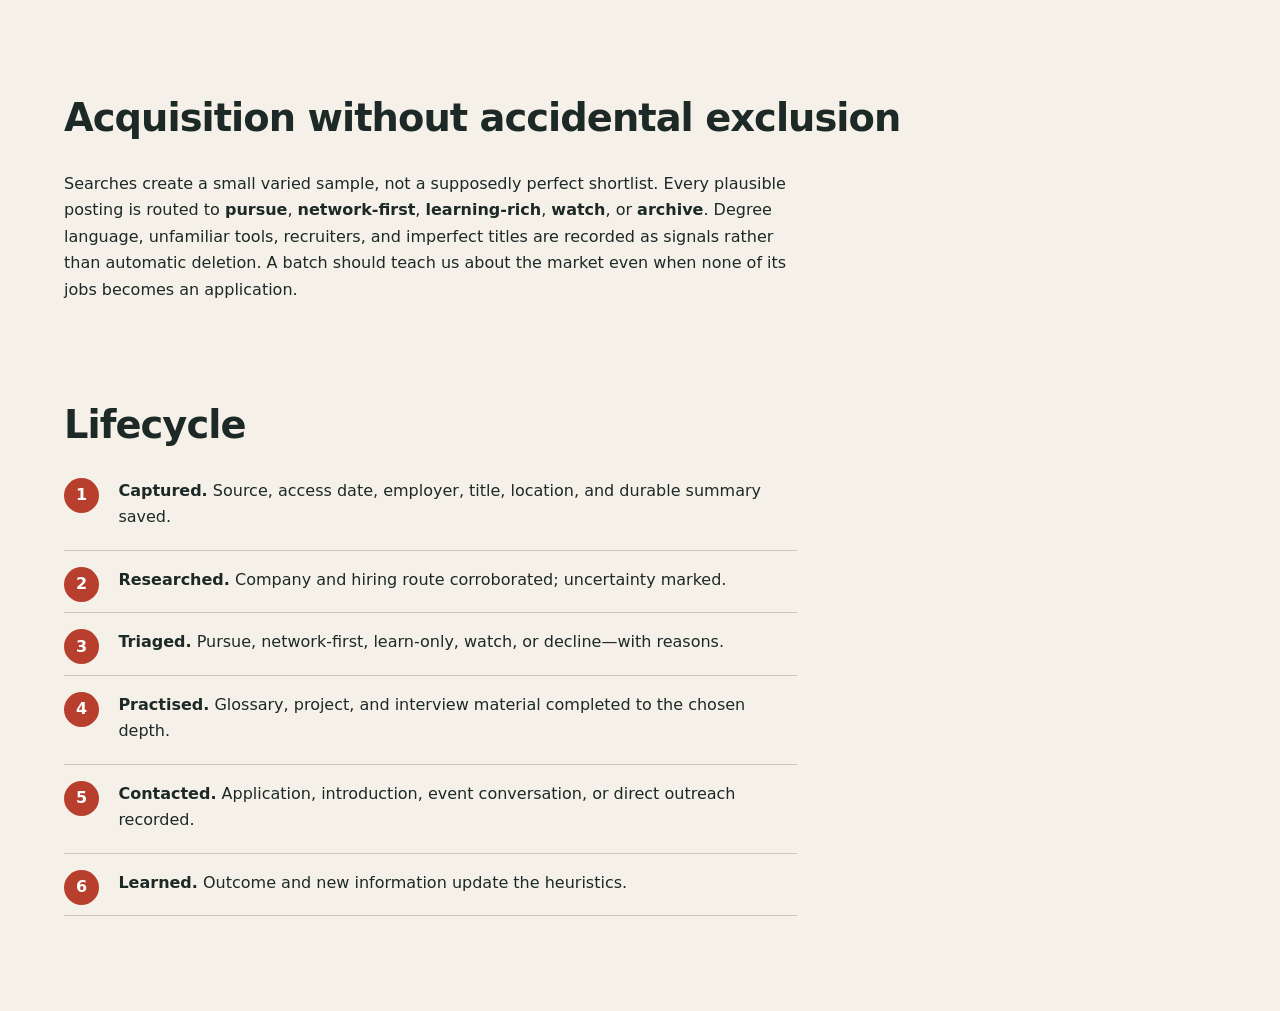
<file: jobs/index.html>
<!doctype html><html lang="en"><head><meta charset="utf-8"><meta name="viewport" content="width=device-width, initial-scale=1"><title>Jobs · Mali optionality</title><link rel="stylesheet" href="../global.css"></head><body>
<header class="masthead"><nav class="nav"><a class="brand" href="../index.html">Mali / optionality</a><a href="../strategy/index.html">Map</a><a href="../systems/index.html">Systems</a><a href="../paths/index.html">Paths</a><a aria-current="page" href="index.html">Jobs</a><a href="../experiments/index.html">Experiments</a><a href="../glossary/index.html">Glossary</a><a href="../interview/index.html">Interview</a><a href="../evidence/mali-baseline.html">Evidence</a></nav></header>
<main class="wrap"><section class="hero"><div class="eyebrow">Opportunity library</div><h1>Jobs are research objects before they are applications.</h1><p class="lede">Acquire varied samples without silently filtering away unfamiliar opportunities. Each selected dossier preserves what the opening said, separates evidence from inference, explains its terminology, and proposes the smallest useful project.</p></section>

<div class="note"><strong>No specific job has been supplied yet.</strong> The current link is the <a href="https://th.jobsdb.com/en">JobsDB Thailand home page</a>, which is recorded as a discovery source. Paste a specific listing URL or its text to create the first dossier.</div>

<h2>Required dossier pages</h2><div class="grid">
<div class="card"><h3>Analysis</h3><p>Role, employer, direct/recruiter status, responsibilities, requirements, confidence labels, scorecard, red flags, and valuable unknowns.</p></div>
<div class="card"><h3>Learning map</h3><p>Terms grouped as core, supporting, incidental, or unclear, then explained from plain meaning through system role, use case, trade-offs, interview language, and code.</p></div>
<div class="card"><h3>Learning project</h3><p>A small vertical slice with learning goals, architecture, scope cuts, demonstrations, and a README in the sibling project.</p></div>
<div class="card"><h3>Interview kit</h3><p>Likely questions, layered answers, questions for the company, and evidence Mali can safely use.</p></div>
</div>

<h2>Opportunity register</h2><div class="table-wrap"><table><thead><tr><th>Opportunity</th><th>Status</th><th>Fit</th><th>Access</th><th>Next action</th></tr></thead><tbody><tr><td colspan="5" class="meta">Waiting for the first specific listing. Use the template in <code>jobs/_template/</code>.</td></tr></tbody></table></div>

<h2>Acquisition without accidental exclusion</h2><p>Searches create a small varied sample, not a supposedly perfect shortlist. Every plausible posting is routed to <strong>pursue</strong>, <strong>network-first</strong>, <strong>learning-rich</strong>, <strong>watch</strong>, or <strong>archive</strong>. Degree language, unfamiliar tools, recruiters, and imperfect titles are recorded as signals rather than automatic deletion. A batch should teach us about the market even when none of its jobs becomes an application.</p>

<h2>Lifecycle</h2><ol class="steps"><li><strong>Captured.</strong> Source, access date, employer, title, location, and durable summary saved.</li><li><strong>Researched.</strong> Company and hiring route corroborated; uncertainty marked.</li><li><strong>Triaged.</strong> Pursue, network-first, learn-only, watch, or decline—with reasons.</li><li><strong>Practised.</strong> Glossary, project, and interview material completed to the chosen depth.</li><li><strong>Contacted.</strong> Application, introduction, event conversation, or direct outreach recorded.</li><li><strong>Learned.</strong> Outcome and new information update the heuristics.</li></ol>
</main></body></html>
</file>
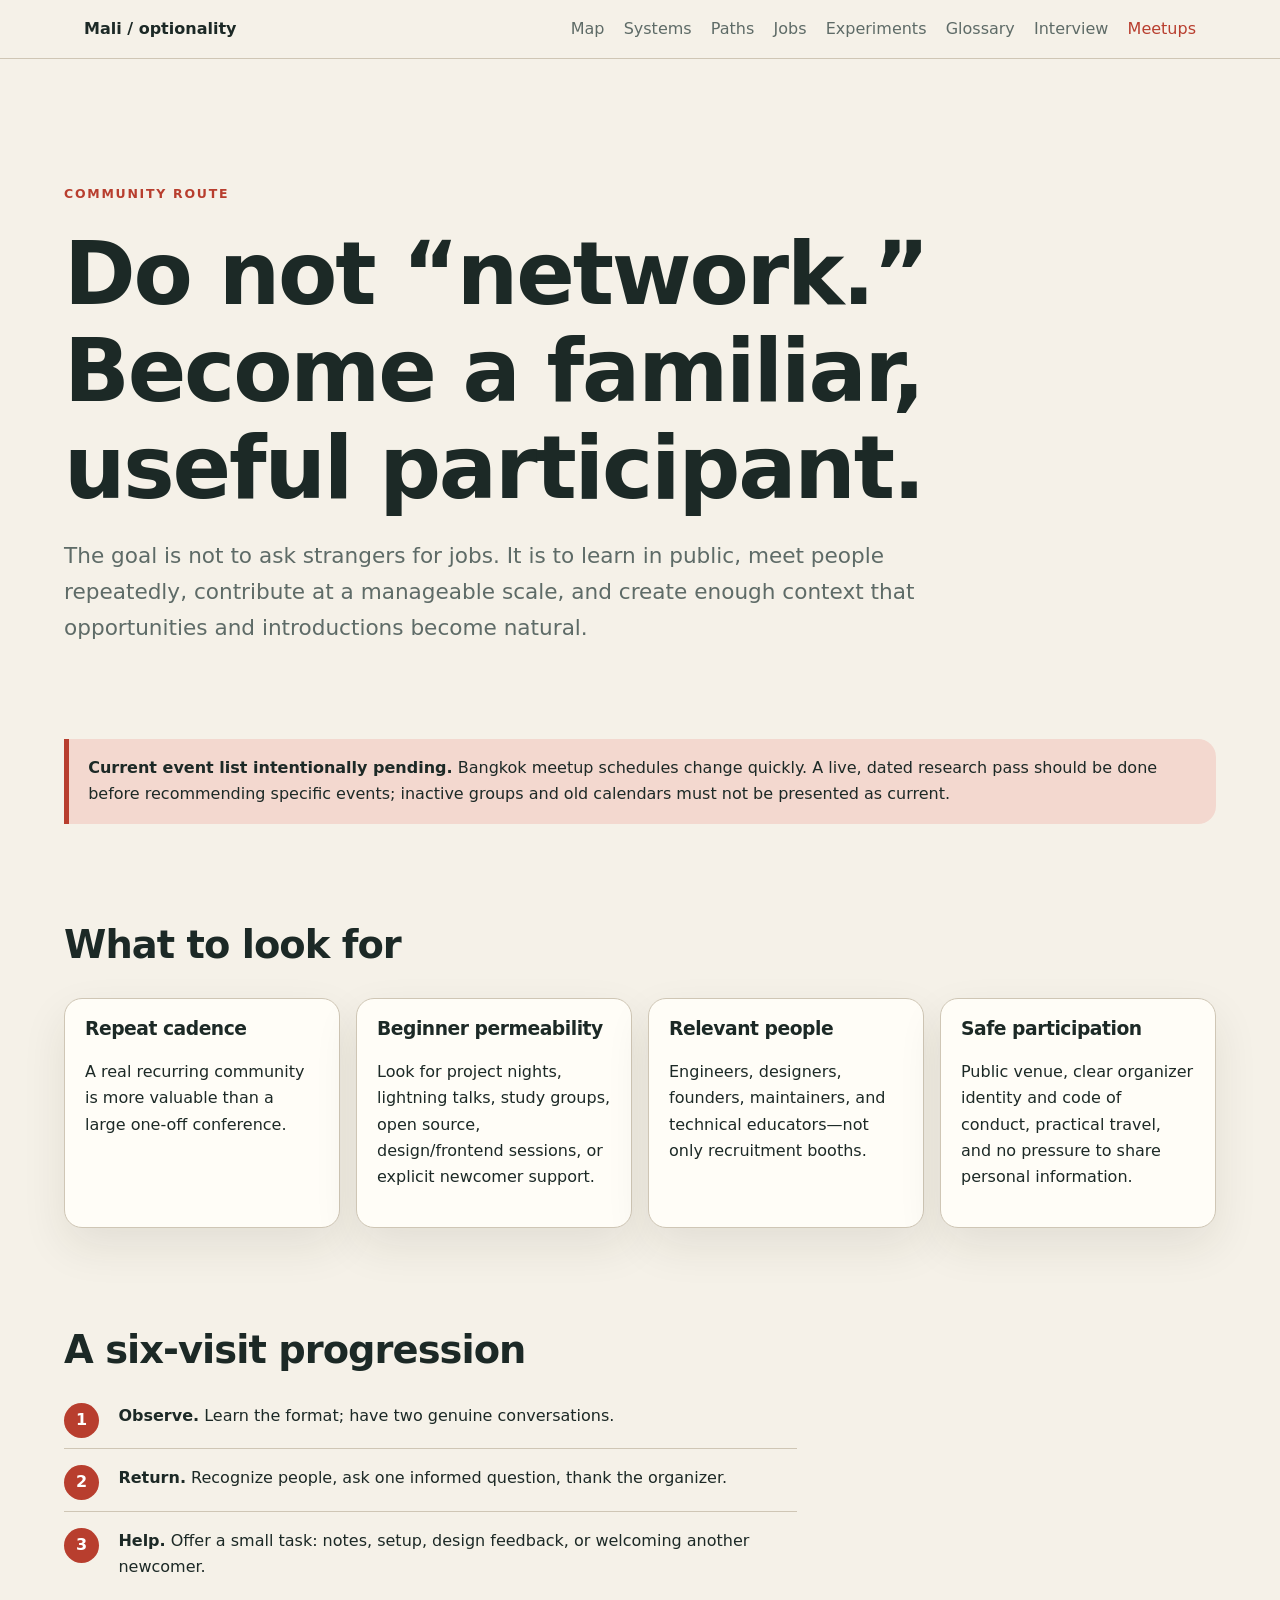
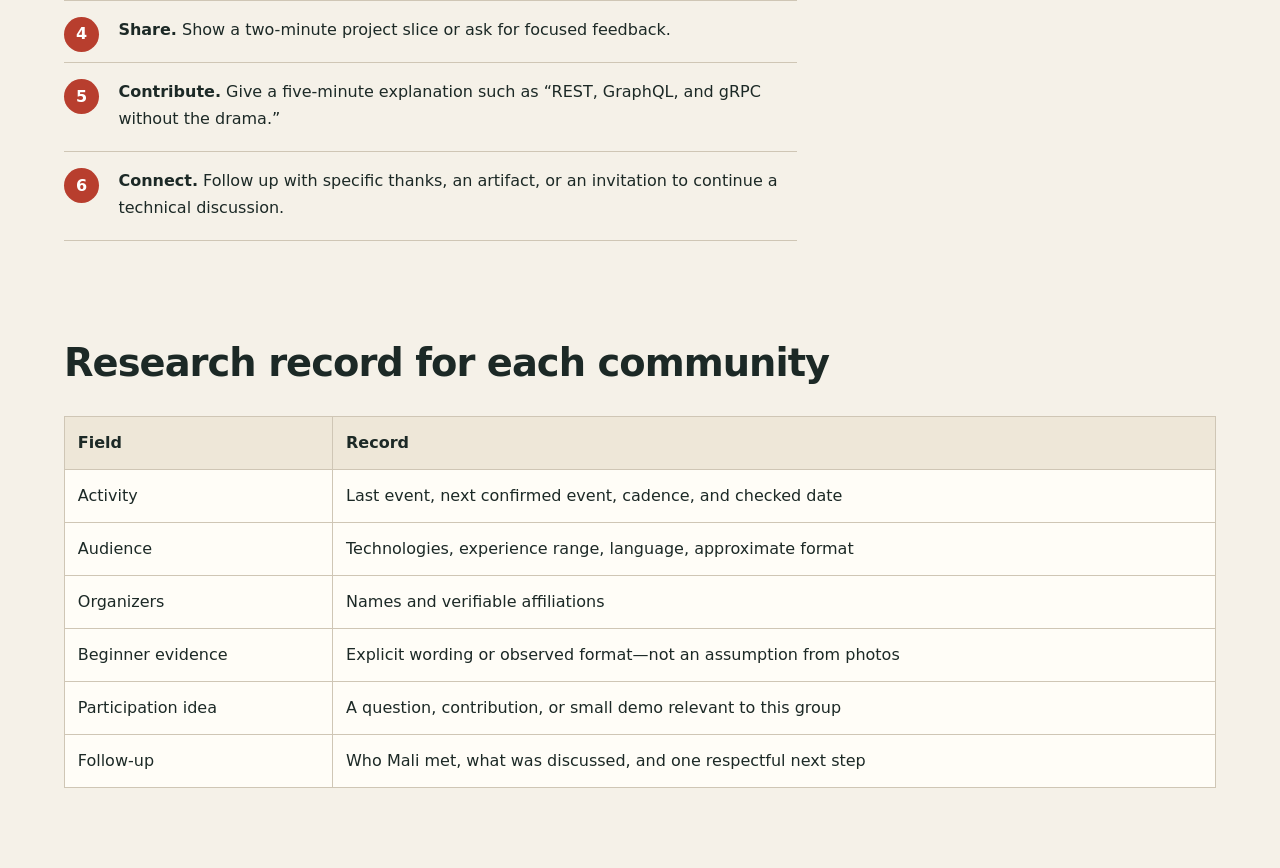
<file: meetups/index.html>
<!doctype html><html lang="en"><head><meta charset="utf-8"><meta name="viewport" content="width=device-width, initial-scale=1"><title>Meetups · Mali optionality</title><link rel="stylesheet" href="../global.css"></head><body>
<header class="masthead"><nav class="nav"><a class="brand" href="../index.html">Mali / optionality</a><a href="../strategy/index.html">Map</a><a href="../systems/index.html">Systems</a><a href="../paths/index.html">Paths</a><a href="../jobs/index.html">Jobs</a><a href="../experiments/index.html">Experiments</a><a href="../glossary/index.html">Glossary</a><a href="../interview/index.html">Interview</a><a aria-current="page" href="index.html">Meetups</a></nav></header>
<main class="wrap"><section class="hero"><div class="eyebrow">Community route</div><h1>Do not “network.” Become a familiar, useful participant.</h1><p class="lede">The goal is not to ask strangers for jobs. It is to learn in public, meet people repeatedly, contribute at a manageable scale, and create enough context that opportunities and introductions become natural.</p></section>

<div class="note"><strong>Current event list intentionally pending.</strong> Bangkok meetup schedules change quickly. A live, dated research pass should be done before recommending specific events; inactive groups and old calendars must not be presented as current.</div>

<h2>What to look for</h2><div class="grid"><div class="card"><h3>Repeat cadence</h3><p>A real recurring community is more valuable than a large one-off conference.</p></div><div class="card"><h3>Beginner permeability</h3><p>Look for project nights, lightning talks, study groups, open source, design/frontend sessions, or explicit newcomer support.</p></div><div class="card"><h3>Relevant people</h3><p>Engineers, designers, founders, maintainers, and technical educators—not only recruitment booths.</p></div><div class="card"><h3>Safe participation</h3><p>Public venue, clear organizer identity and code of conduct, practical travel, and no pressure to share personal information.</p></div></div>

<h2>A six-visit progression</h2><ol class="steps"><li><strong>Observe.</strong> Learn the format; have two genuine conversations.</li><li><strong>Return.</strong> Recognize people, ask one informed question, thank the organizer.</li><li><strong>Help.</strong> Offer a small task: notes, setup, design feedback, or welcoming another newcomer.</li><li><strong>Share.</strong> Show a two-minute project slice or ask for focused feedback.</li><li><strong>Contribute.</strong> Give a five-minute explanation such as “REST, GraphQL, and gRPC without the drama.”</li><li><strong>Connect.</strong> Follow up with specific thanks, an artifact, or an invitation to continue a technical discussion.</li></ol>

<h2>Research record for each community</h2><div class="table-wrap"><table><thead><tr><th>Field</th><th>Record</th></tr></thead><tbody><tr><td>Activity</td><td>Last event, next confirmed event, cadence, and checked date</td></tr><tr><td>Audience</td><td>Technologies, experience range, language, approximate format</td></tr><tr><td>Organizers</td><td>Names and verifiable affiliations</td></tr><tr><td>Beginner evidence</td><td>Explicit wording or observed format—not an assumption from photos</td></tr><tr><td>Participation idea</td><td>A question, contribution, or small demo relevant to this group</td></tr><tr><td>Follow-up</td><td>Who Mali met, what was discussed, and one respectful next step</td></tr></tbody></table></div>
</main></body></html>
</file>
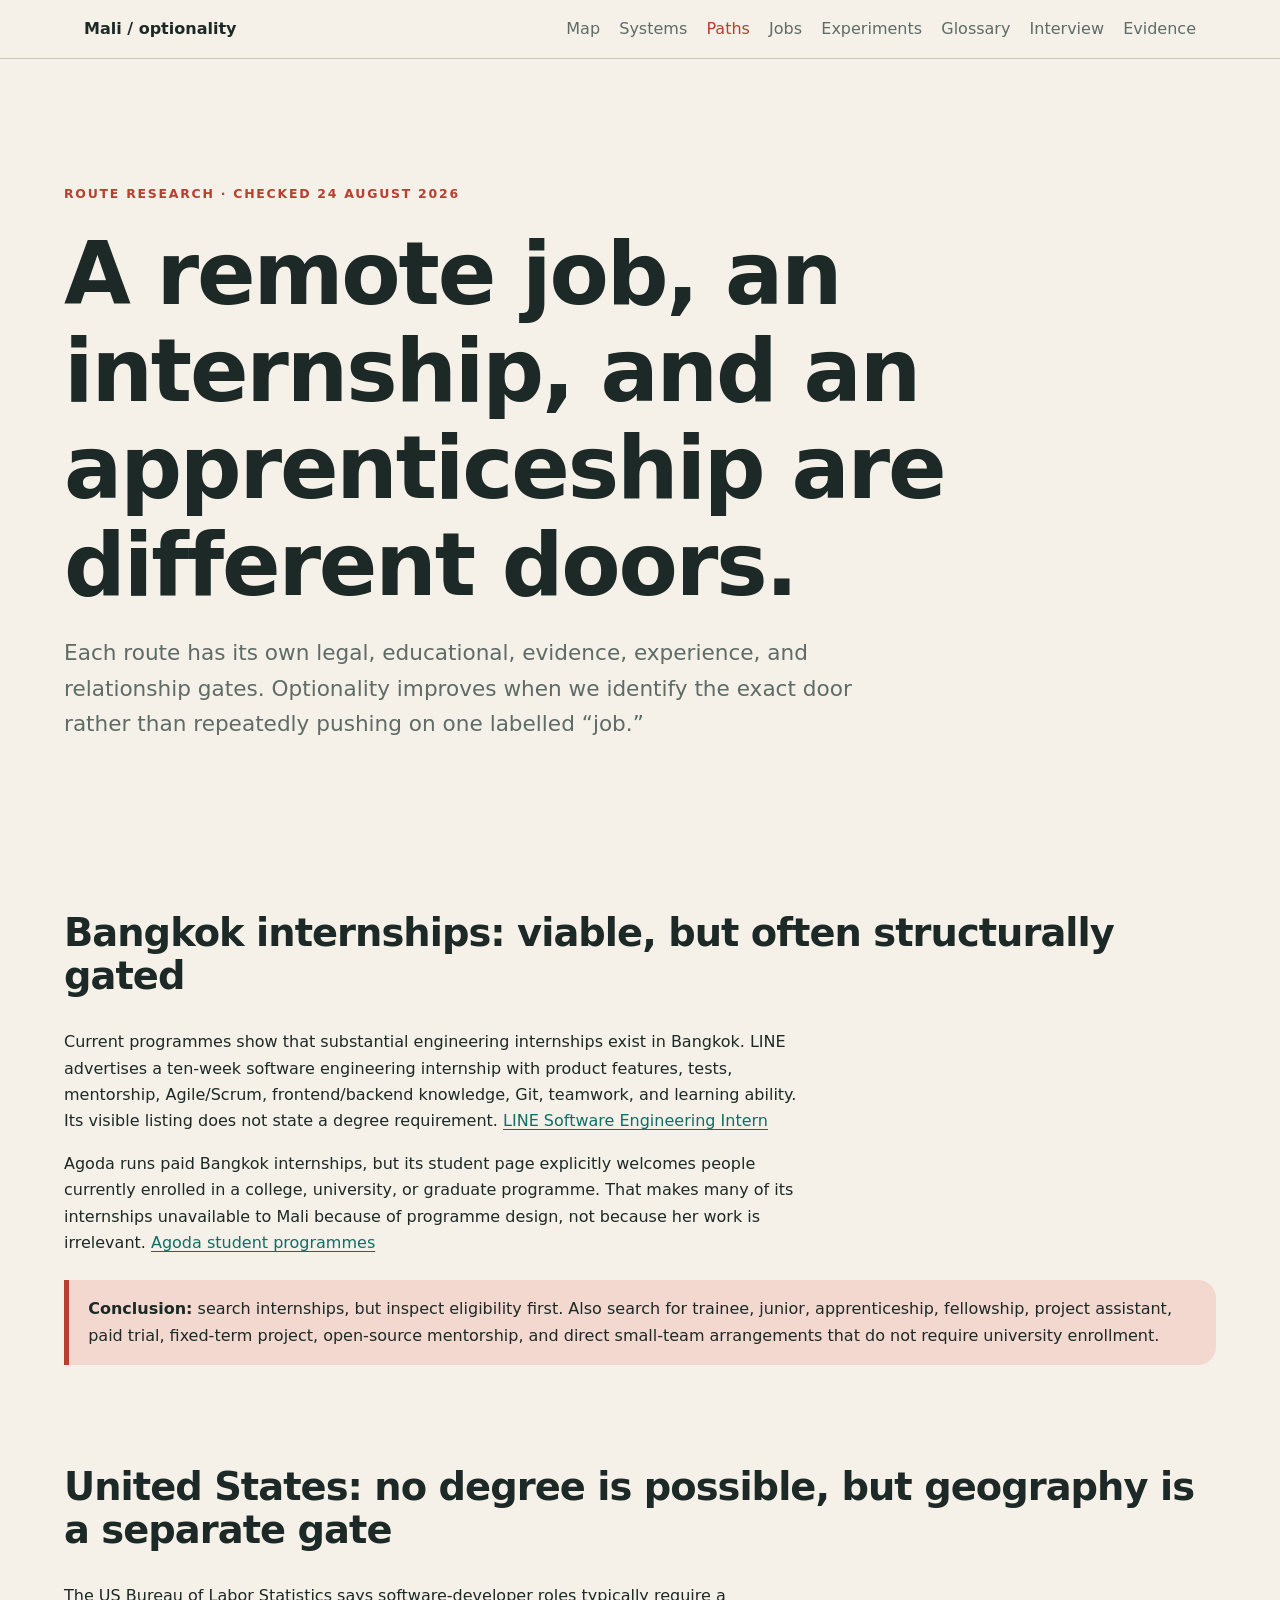
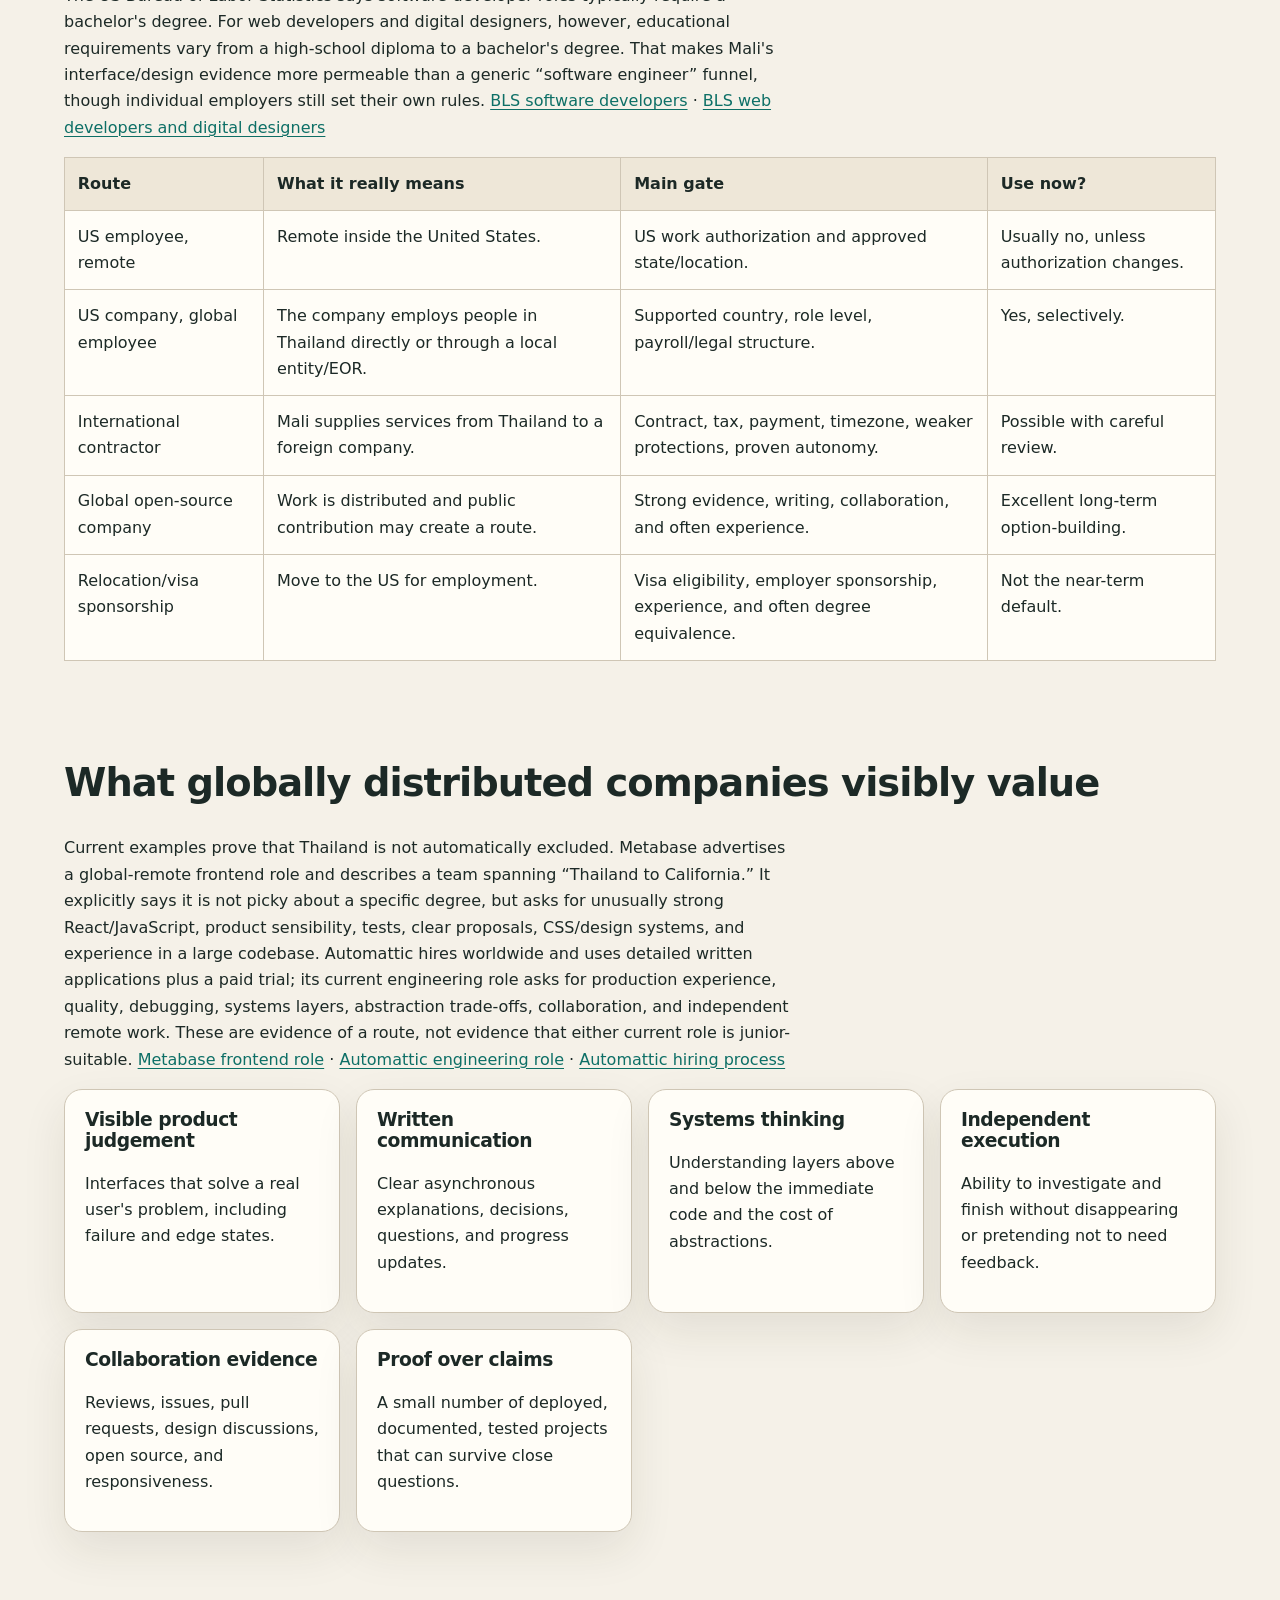
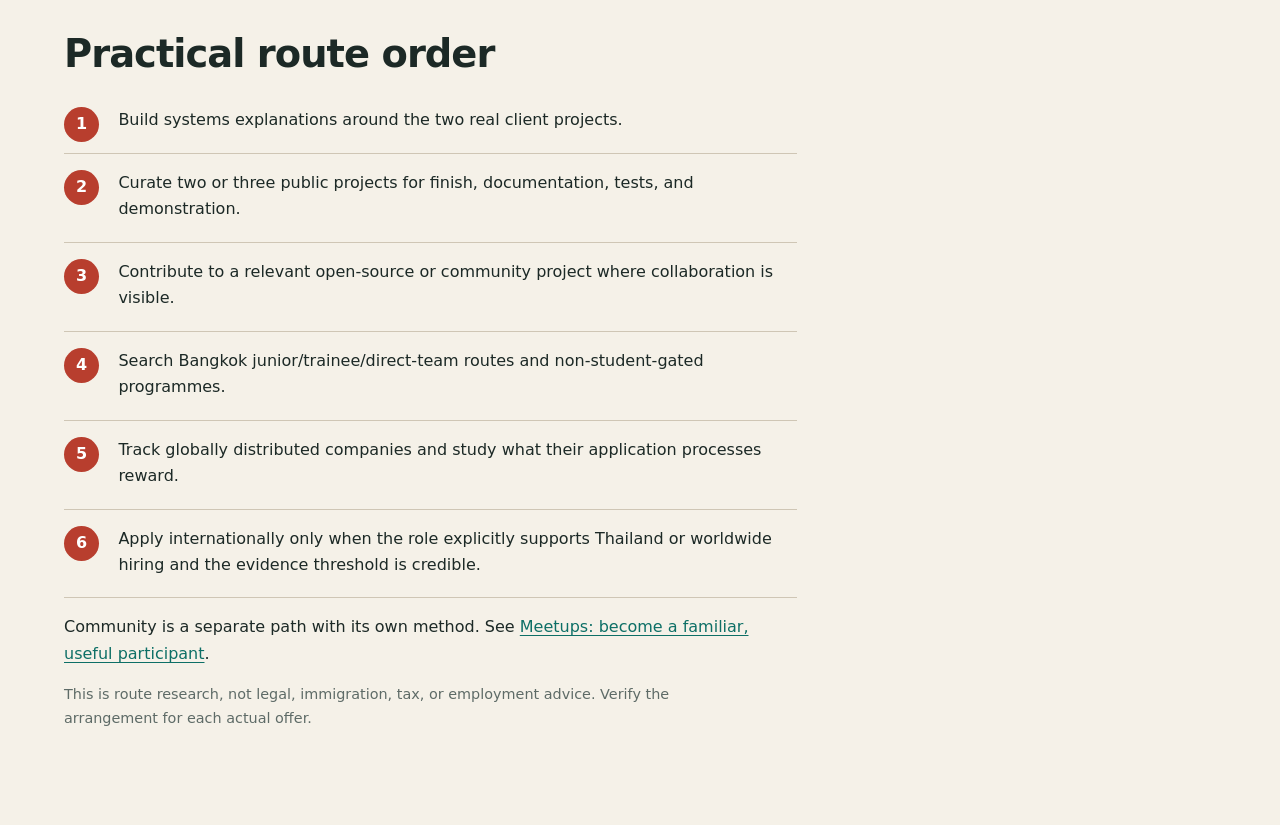
<file: paths/index.html>
<!doctype html><html lang="en"><head><meta charset="utf-8"><meta name="viewport" content="width=device-width, initial-scale=1"><title>Opportunity paths · Mali optionality</title><link rel="stylesheet" href="../global.css"></head><body>
<header class="masthead"><nav class="nav"><a class="brand" href="../index.html">Mali / optionality</a><a href="../strategy/index.html">Map</a><a href="../systems/index.html">Systems</a><a aria-current="page" href="index.html">Paths</a><a href="../jobs/index.html">Jobs</a><a href="../experiments/index.html">Experiments</a><a href="../glossary/index.html">Glossary</a><a href="../interview/index.html">Interview</a><a href="../evidence/mali-baseline.html">Evidence</a></nav></header>
<main class="wrap"><section class="hero"><div class="eyebrow">Route research · checked 24 August 2026</div><h1>A remote job, an internship, and an apprenticeship are different doors.</h1><p class="lede">Each route has its own legal, educational, evidence, experience, and relationship gates. Optionality improves when we identify the exact door rather than repeatedly pushing on one labelled “job.”</p></section>

<h2>Bangkok internships: viable, but often structurally gated</h2><p>Current programmes show that substantial engineering internships exist in Bangkok. LINE advertises a ten-week software engineering internship with product features, tests, mentorship, Agile/Scrum, frontend/backend knowledge, Git, teamwork, and learning ability. Its visible listing does not state a degree requirement. <a href="https://careers.linecorp.com/jobs/2935">LINE Software Engineering Intern</a></p>
<p>Agoda runs paid Bangkok internships, but its student page explicitly welcomes people currently enrolled in a college, university, or graduate programme. That makes many of its internships unavailable to Mali because of programme design, not because her work is irrelevant. <a href="https://careersatagoda.com/department/students/">Agoda student programmes</a></p>
<div class="note"><strong>Conclusion:</strong> search internships, but inspect eligibility first. Also search for trainee, junior, apprenticeship, fellowship, project assistant, paid trial, fixed-term project, open-source mentorship, and direct small-team arrangements that do not require university enrollment.</div>

<h2>United States: no degree is possible, but geography is a separate gate</h2><p>The US Bureau of Labor Statistics says software-developer roles typically require a bachelor's degree. For web developers and digital designers, however, educational requirements vary from a high-school diploma to a bachelor's degree. That makes Mali's interface/design evidence more permeable than a generic “software engineer” funnel, though individual employers still set their own rules. <a href="https://www.bls.gov/ooh/computer-and-information-technology/software-developers.htm">BLS software developers</a> · <a href="https://www.bls.gov/ooh/computer-and-information-technology/web-developers.htm">BLS web developers and digital designers</a></p>

<div class="table-wrap"><table><thead><tr><th>Route</th><th>What it really means</th><th>Main gate</th><th>Use now?</th></tr></thead><tbody>
<tr><td>US employee, remote</td><td>Remote inside the United States.</td><td>US work authorization and approved state/location.</td><td>Usually no, unless authorization changes.</td></tr>
<tr><td>US company, global employee</td><td>The company employs people in Thailand directly or through a local entity/EOR.</td><td>Supported country, role level, payroll/legal structure.</td><td>Yes, selectively.</td></tr>
<tr><td>International contractor</td><td>Mali supplies services from Thailand to a foreign company.</td><td>Contract, tax, payment, timezone, weaker protections, proven autonomy.</td><td>Possible with careful review.</td></tr>
<tr><td>Global open-source company</td><td>Work is distributed and public contribution may create a route.</td><td>Strong evidence, writing, collaboration, and often experience.</td><td>Excellent long-term option-building.</td></tr>
<tr><td>Relocation/visa sponsorship</td><td>Move to the US for employment.</td><td>Visa eligibility, employer sponsorship, experience, and often degree equivalence.</td><td>Not the near-term default.</td></tr>
</tbody></table></div>

<h2>What globally distributed companies visibly value</h2><p>Current examples prove that Thailand is not automatically excluded. Metabase advertises a global-remote frontend role and describes a team spanning “Thailand to California.” It explicitly says it is not picky about a specific degree, but asks for unusually strong React/JavaScript, product sensibility, tests, clear proposals, CSS/design systems, and experience in a large codebase. Automattic hires worldwide and uses detailed written applications plus a paid trial; its current engineering role asks for production experience, quality, debugging, systems layers, abstraction trade-offs, collaboration, and independent remote work. These are evidence of a route, not evidence that either current role is junior-suitable. <a href="https://jobs.metabase.com/jobs/8f02d3fa-edf4-4433-a6d1-4f9e517ac8f9">Metabase frontend role</a> · <a href="https://automattic.com/work-with-us/job/experienced-software-engineer/">Automattic engineering role</a> · <a href="https://automattic.com/work-with-us/">Automattic hiring process</a></p>

<div class="grid"><div class="card"><h3>Visible product judgement</h3><p>Interfaces that solve a real user's problem, including failure and edge states.</p></div><div class="card"><h3>Written communication</h3><p>Clear asynchronous explanations, decisions, questions, and progress updates.</p></div><div class="card"><h3>Systems thinking</h3><p>Understanding layers above and below the immediate code and the cost of abstractions.</p></div><div class="card"><h3>Independent execution</h3><p>Ability to investigate and finish without disappearing or pretending not to need feedback.</p></div><div class="card"><h3>Collaboration evidence</h3><p>Reviews, issues, pull requests, design discussions, open source, and responsiveness.</p></div><div class="card"><h3>Proof over claims</h3><p>A small number of deployed, documented, tested projects that can survive close questions.</p></div></div>

<h2>Practical route order</h2><ol class="steps"><li>Build systems explanations around the two real client projects.</li><li>Curate two or three public projects for finish, documentation, tests, and demonstration.</li><li>Contribute to a relevant open-source or community project where collaboration is visible.</li><li>Search Bangkok junior/trainee/direct-team routes and non-student-gated programmes.</li><li>Track globally distributed companies and study what their application processes reward.</li><li>Apply internationally only when the role explicitly supports Thailand or worldwide hiring and the evidence threshold is credible.</li></ol>

<p>Community is a separate path with its own method. See <a href="../meetups/index.html">Meetups: become a familiar, useful participant</a>.</p>

<p class="small">This is route research, not legal, immigration, tax, or employment advice. Verify the arrangement for each actual offer.</p>
</main></body></html>
</file>
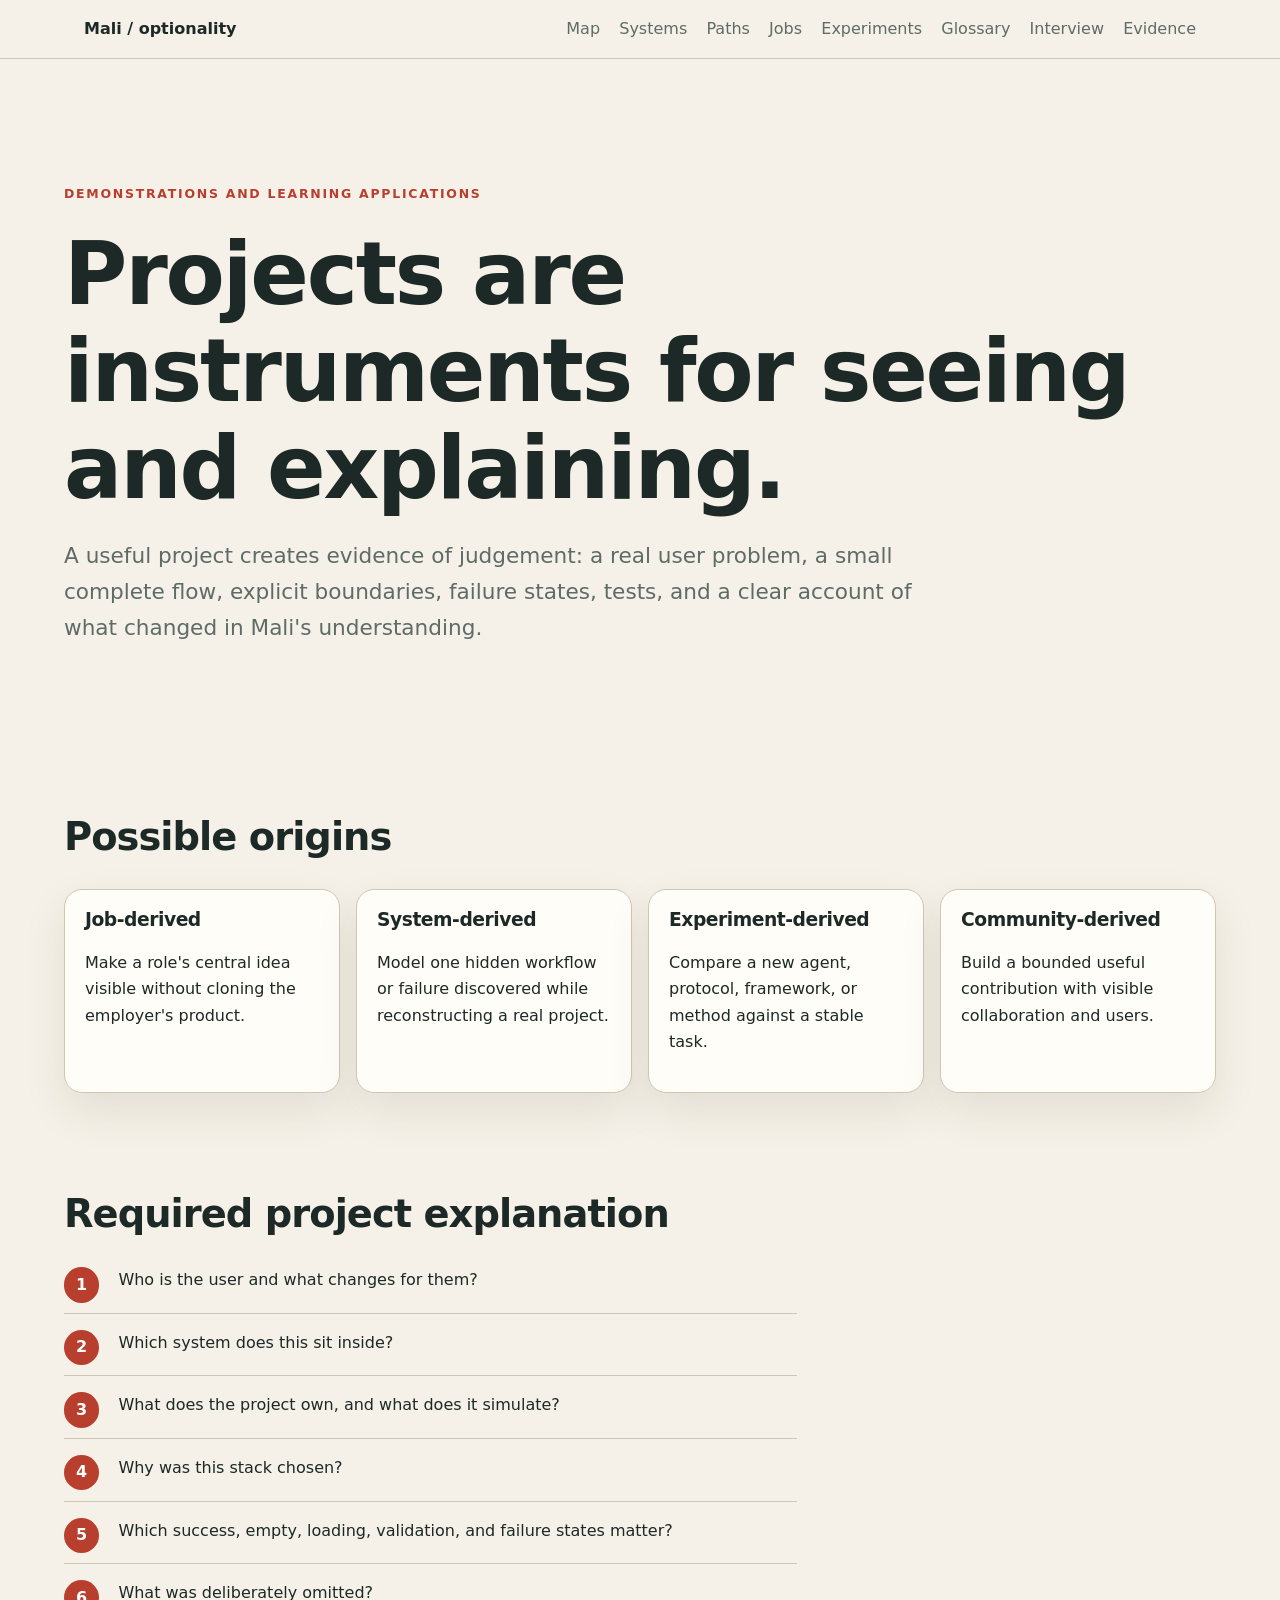
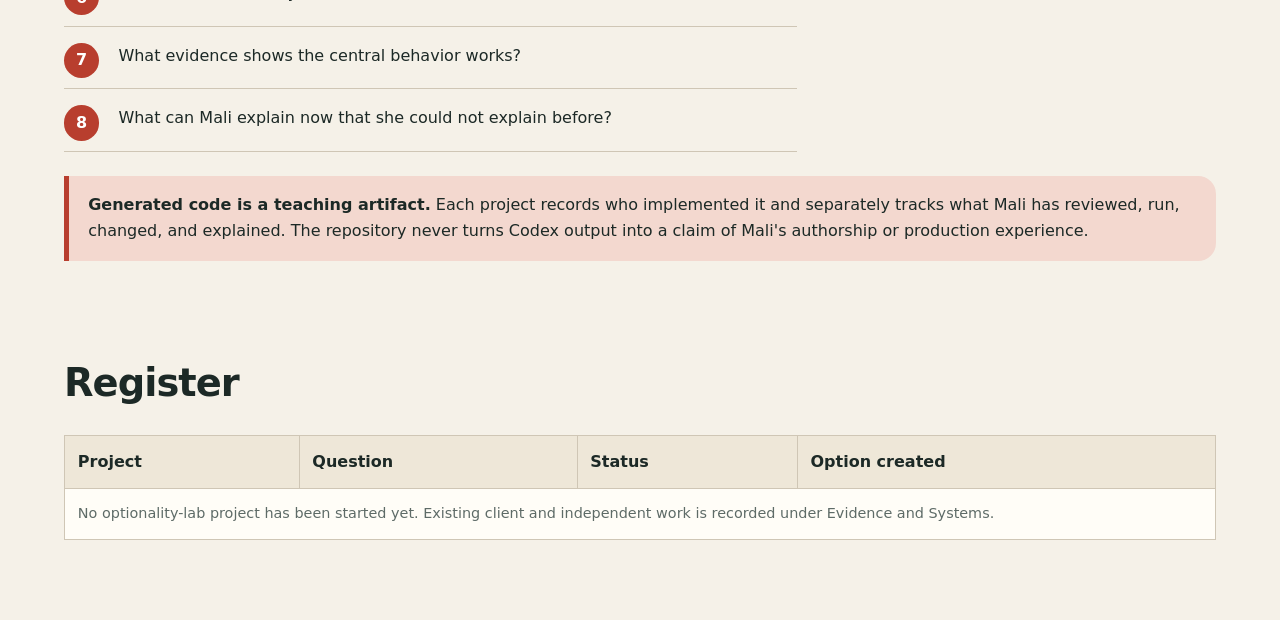
<file: projects/index.html>
<!doctype html><html lang="en"><head><meta charset="utf-8"><meta name="viewport" content="width=device-width, initial-scale=1"><title>Projects · Mali optionality</title><link rel="stylesheet" href="../global.css"></head><body>
<header class="masthead"><nav class="nav"><a class="brand" href="../index.html">Mali / optionality</a><a href="../strategy/index.html">Map</a><a href="../systems/index.html">Systems</a><a href="../paths/index.html">Paths</a><a href="../jobs/index.html">Jobs</a><a href="../experiments/index.html">Experiments</a><a href="../glossary/index.html">Glossary</a><a href="../interview/index.html">Interview</a><a href="../evidence/mali-baseline.html">Evidence</a></nav></header>
<main class="wrap"><section class="hero"><div class="eyebrow">Demonstrations and learning applications</div><h1>Projects are instruments for seeing and explaining.</h1><p class="lede">A useful project creates evidence of judgement: a real user problem, a small complete flow, explicit boundaries, failure states, tests, and a clear account of what changed in Mali's understanding.</p></section>
<h2>Possible origins</h2><div class="grid"><div class="card"><h3>Job-derived</h3><p>Make a role's central idea visible without cloning the employer's product.</p></div><div class="card"><h3>System-derived</h3><p>Model one hidden workflow or failure discovered while reconstructing a real project.</p></div><div class="card"><h3>Experiment-derived</h3><p>Compare a new agent, protocol, framework, or method against a stable task.</p></div><div class="card"><h3>Community-derived</h3><p>Build a bounded useful contribution with visible collaboration and users.</p></div></div>
<h2>Required project explanation</h2><ol class="steps"><li>Who is the user and what changes for them?</li><li>Which system does this sit inside?</li><li>What does the project own, and what does it simulate?</li><li>Why was this stack chosen?</li><li>Which success, empty, loading, validation, and failure states matter?</li><li>What was deliberately omitted?</li><li>What evidence shows the central behavior works?</li><li>What can Mali explain now that she could not explain before?</li></ol>
<div class="note"><strong>Generated code is a teaching artifact.</strong> Each project records who implemented it and separately tracks what Mali has reviewed, run, changed, and explained. The repository never turns Codex output into a claim of Mali's authorship or production experience.</div>
<h2>Register</h2><div class="table-wrap"><table><thead><tr><th>Project</th><th>Question</th><th>Status</th><th>Option created</th></tr></thead><tbody><tr><td colspan="4" class="meta">No optionality-lab project has been started yet. Existing client and independent work is recorded under Evidence and Systems.</td></tr></tbody></table></div>
</main></body></html>
</file>
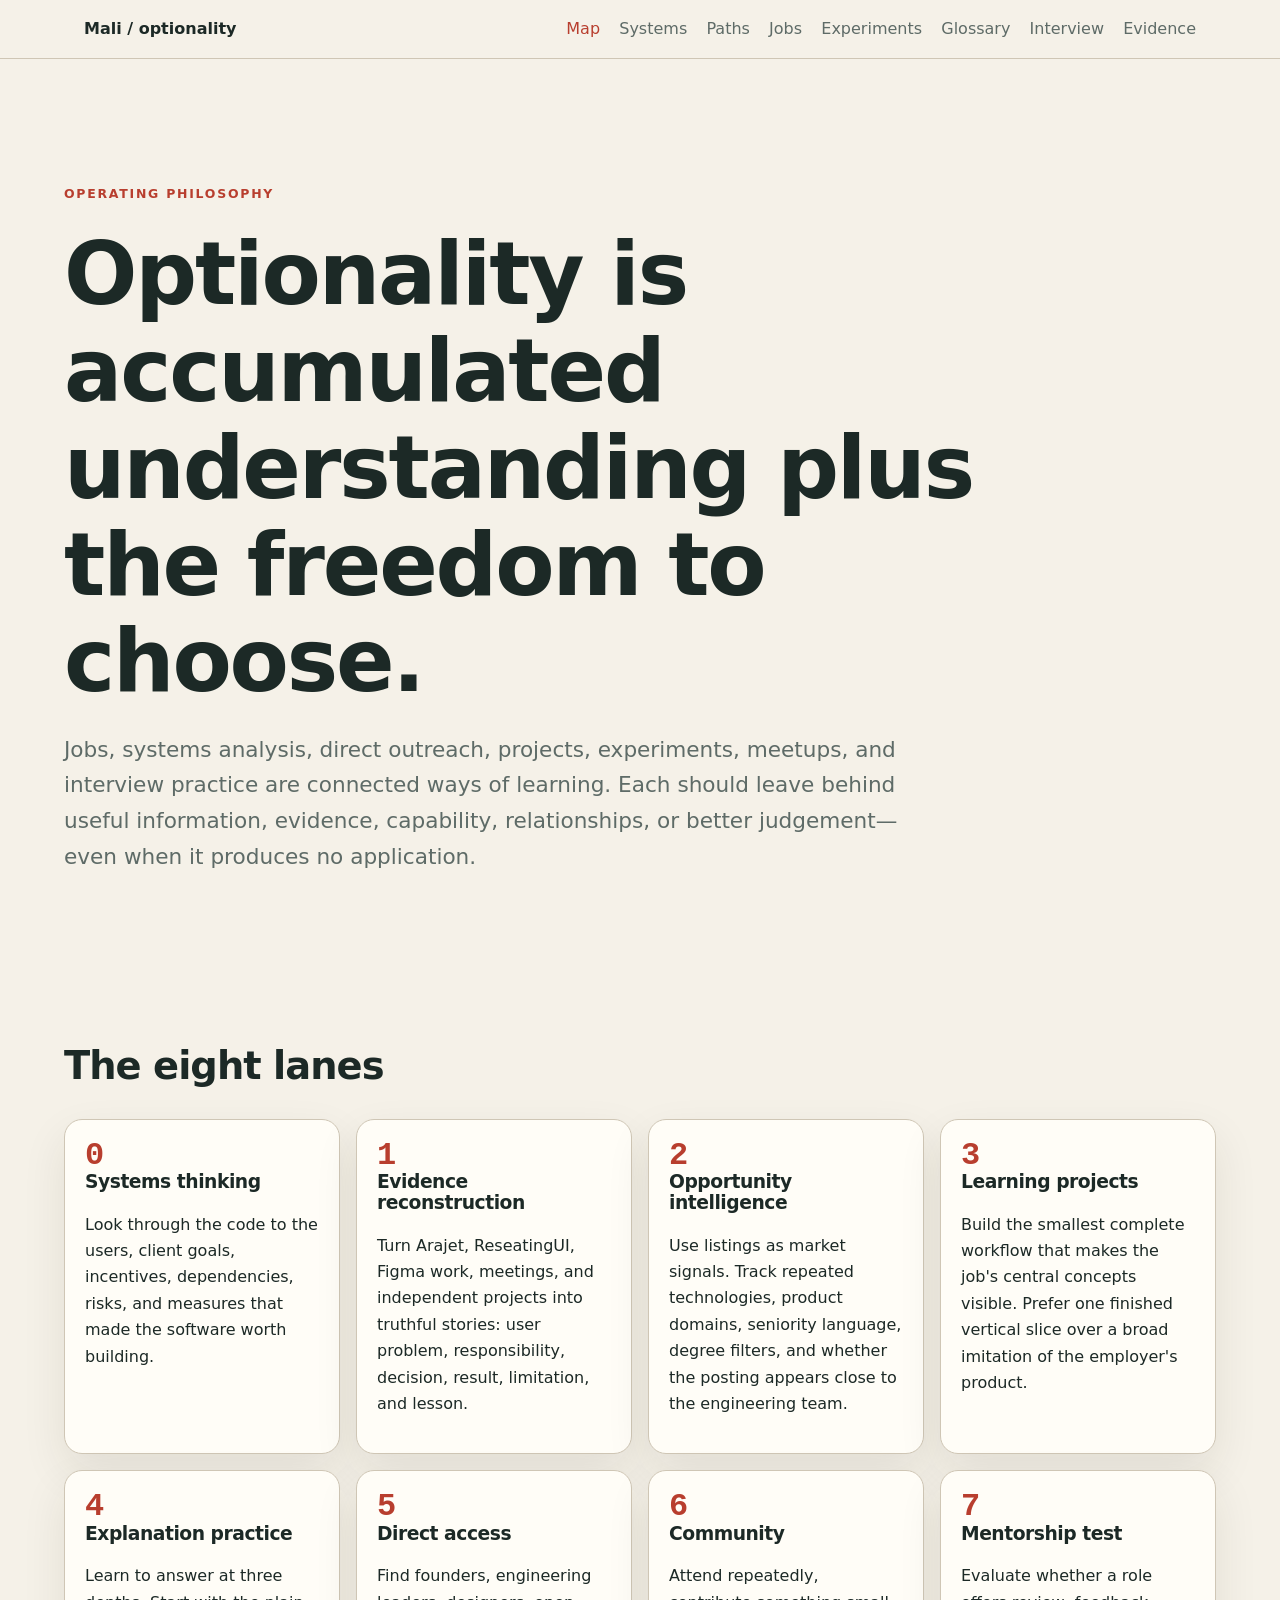
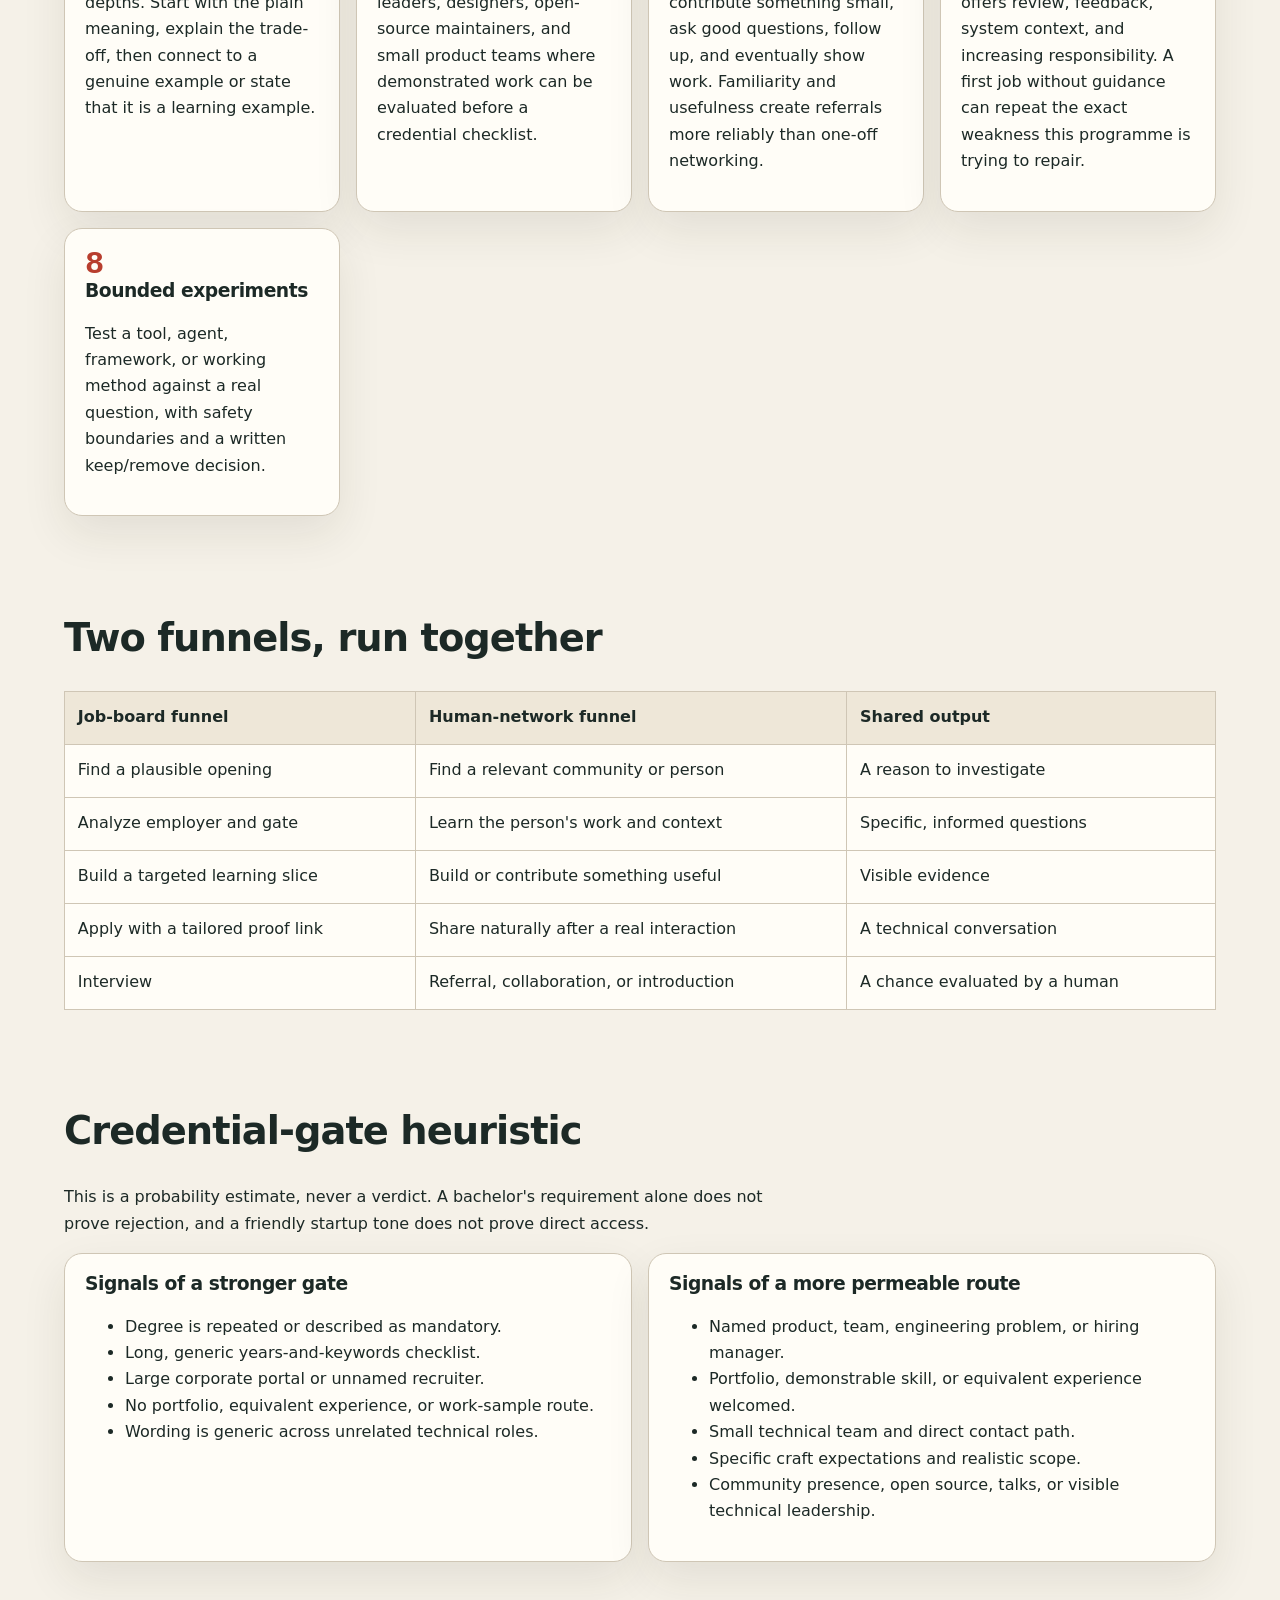
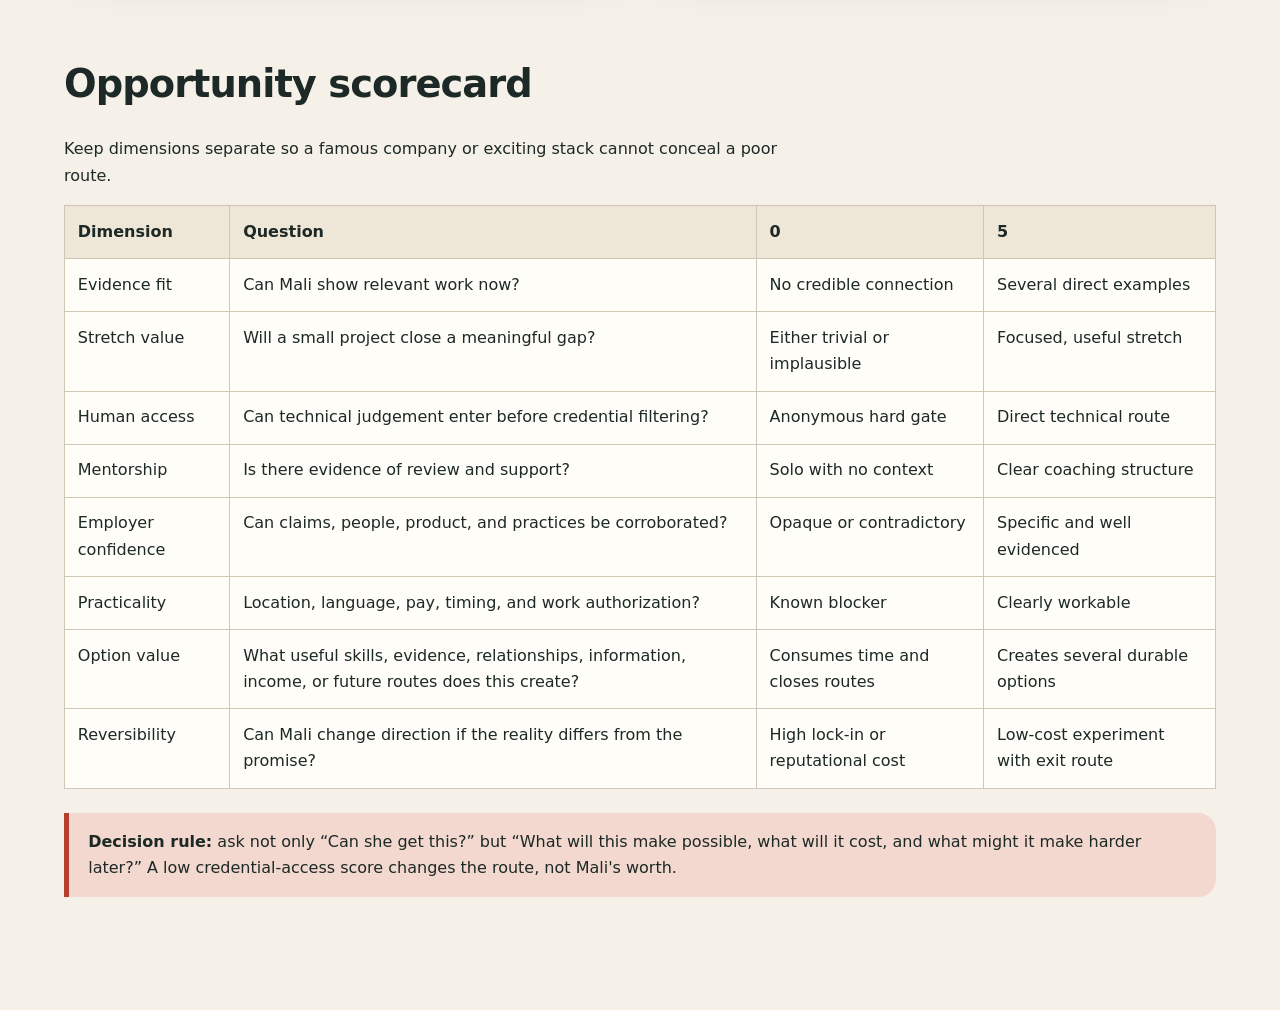
<file: strategy/index.html>
<!doctype html><html lang="en"><head><meta charset="utf-8"><meta name="viewport" content="width=device-width, initial-scale=1"><title>Optionality map · Mali optionality</title><link rel="stylesheet" href="../global.css"></head><body>
<header class="masthead"><nav class="nav"><a class="brand" href="../index.html">Mali / optionality</a><a aria-current="page" href="index.html">Map</a><a href="../systems/index.html">Systems</a><a href="../paths/index.html">Paths</a><a href="../jobs/index.html">Jobs</a><a href="../experiments/index.html">Experiments</a><a href="../glossary/index.html">Glossary</a><a href="../interview/index.html">Interview</a><a href="../evidence/mali-baseline.html">Evidence</a></nav></header>
<main class="wrap"><section class="hero"><div class="eyebrow">Operating philosophy</div><h1>Optionality is accumulated understanding plus the freedom to choose.</h1><p class="lede">Jobs, systems analysis, direct outreach, projects, experiments, meetups, and interview practice are connected ways of learning. Each should leave behind useful information, evidence, capability, relationships, or better judgement—even when it produces no application.</p></section>

<h2>The eight lanes</h2><div class="grid">
<div class="card"><span class="number">0</span><h3>Systems thinking</h3><p>Look through the code to the users, client goals, incentives, dependencies, risks, and measures that made the software worth building.</p></div>
<div class="card"><span class="number">1</span><h3>Evidence reconstruction</h3><p>Turn Arajet, ReseatingUI, Figma work, meetings, and independent projects into truthful stories: user problem, responsibility, decision, result, limitation, and lesson.</p></div>
<div class="card"><span class="number">2</span><h3>Opportunity intelligence</h3><p>Use listings as market signals. Track repeated technologies, product domains, seniority language, degree filters, and whether the posting appears close to the engineering team.</p></div>
<div class="card"><span class="number">3</span><h3>Learning projects</h3><p>Build the smallest complete workflow that makes the job's central concepts visible. Prefer one finished vertical slice over a broad imitation of the employer's product.</p></div>
<div class="card"><span class="number">4</span><h3>Explanation practice</h3><p>Learn to answer at three depths. Start with the plain meaning, explain the trade-off, then connect to a genuine example or state that it is a learning example.</p></div>
<div class="card"><span class="number">5</span><h3>Direct access</h3><p>Find founders, engineering leaders, designers, open-source maintainers, and small product teams where demonstrated work can be evaluated before a credential checklist.</p></div>
<div class="card"><span class="number">6</span><h3>Community</h3><p>Attend repeatedly, contribute something small, ask good questions, follow up, and eventually show work. Familiarity and usefulness create referrals more reliably than one-off networking.</p></div>
<div class="card"><span class="number">7</span><h3>Mentorship test</h3><p>Evaluate whether a role offers review, feedback, system context, and increasing responsibility. A first job without guidance can repeat the exact weakness this programme is trying to repair.</p></div>
<div class="card"><span class="number">8</span><h3>Bounded experiments</h3><p>Test a tool, agent, framework, or working method against a real question, with safety boundaries and a written keep/remove decision.</p></div>
</div>

<h2>Two funnels, run together</h2><div class="table-wrap"><table><thead><tr><th>Job-board funnel</th><th>Human-network funnel</th><th>Shared output</th></tr></thead><tbody>
<tr><td>Find a plausible opening</td><td>Find a relevant community or person</td><td>A reason to investigate</td></tr>
<tr><td>Analyze employer and gate</td><td>Learn the person's work and context</td><td>Specific, informed questions</td></tr>
<tr><td>Build a targeted learning slice</td><td>Build or contribute something useful</td><td>Visible evidence</td></tr>
<tr><td>Apply with a tailored proof link</td><td>Share naturally after a real interaction</td><td>A technical conversation</td></tr>
<tr><td>Interview</td><td>Referral, collaboration, or introduction</td><td>A chance evaluated by a human</td></tr>
</tbody></table></div>

<h2>Credential-gate heuristic</h2><p>This is a probability estimate, never a verdict. A bachelor's requirement alone does not prove rejection, and a friendly startup tone does not prove direct access.</p>
<div class="grid"><div class="card"><h3>Signals of a stronger gate</h3><ul><li>Degree is repeated or described as mandatory.</li><li>Long, generic years-and-keywords checklist.</li><li>Large corporate portal or unnamed recruiter.</li><li>No portfolio, equivalent experience, or work-sample route.</li><li>Wording is generic across unrelated technical roles.</li></ul></div><div class="card"><h3>Signals of a more permeable route</h3><ul><li>Named product, team, engineering problem, or hiring manager.</li><li>Portfolio, demonstrable skill, or equivalent experience welcomed.</li><li>Small technical team and direct contact path.</li><li>Specific craft expectations and realistic scope.</li><li>Community presence, open source, talks, or visible technical leadership.</li></ul></div></div>

<h2>Opportunity scorecard</h2><p>Keep dimensions separate so a famous company or exciting stack cannot conceal a poor route.</p>
<div class="table-wrap"><table><thead><tr><th>Dimension</th><th>Question</th><th>0</th><th>5</th></tr></thead><tbody>
<tr><td>Evidence fit</td><td>Can Mali show relevant work now?</td><td>No credible connection</td><td>Several direct examples</td></tr>
<tr><td>Stretch value</td><td>Will a small project close a meaningful gap?</td><td>Either trivial or implausible</td><td>Focused, useful stretch</td></tr>
<tr><td>Human access</td><td>Can technical judgement enter before credential filtering?</td><td>Anonymous hard gate</td><td>Direct technical route</td></tr>
<tr><td>Mentorship</td><td>Is there evidence of review and support?</td><td>Solo with no context</td><td>Clear coaching structure</td></tr>
<tr><td>Employer confidence</td><td>Can claims, people, product, and practices be corroborated?</td><td>Opaque or contradictory</td><td>Specific and well evidenced</td></tr>
<tr><td>Practicality</td><td>Location, language, pay, timing, and work authorization?</td><td>Known blocker</td><td>Clearly workable</td></tr>
<tr><td>Option value</td><td>What useful skills, evidence, relationships, information, income, or future routes does this create?</td><td>Consumes time and closes routes</td><td>Creates several durable options</td></tr>
<tr><td>Reversibility</td><td>Can Mali change direction if the reality differs from the promise?</td><td>High lock-in or reputational cost</td><td>Low-cost experiment with exit route</td></tr>
</tbody></table></div>

<div class="note"><strong>Decision rule:</strong> ask not only “Can she get this?” but “What will this make possible, what will it cost, and what might it make harder later?” A low credential-access score changes the route, not Mali's worth.</div>
</main></body></html>
</file>
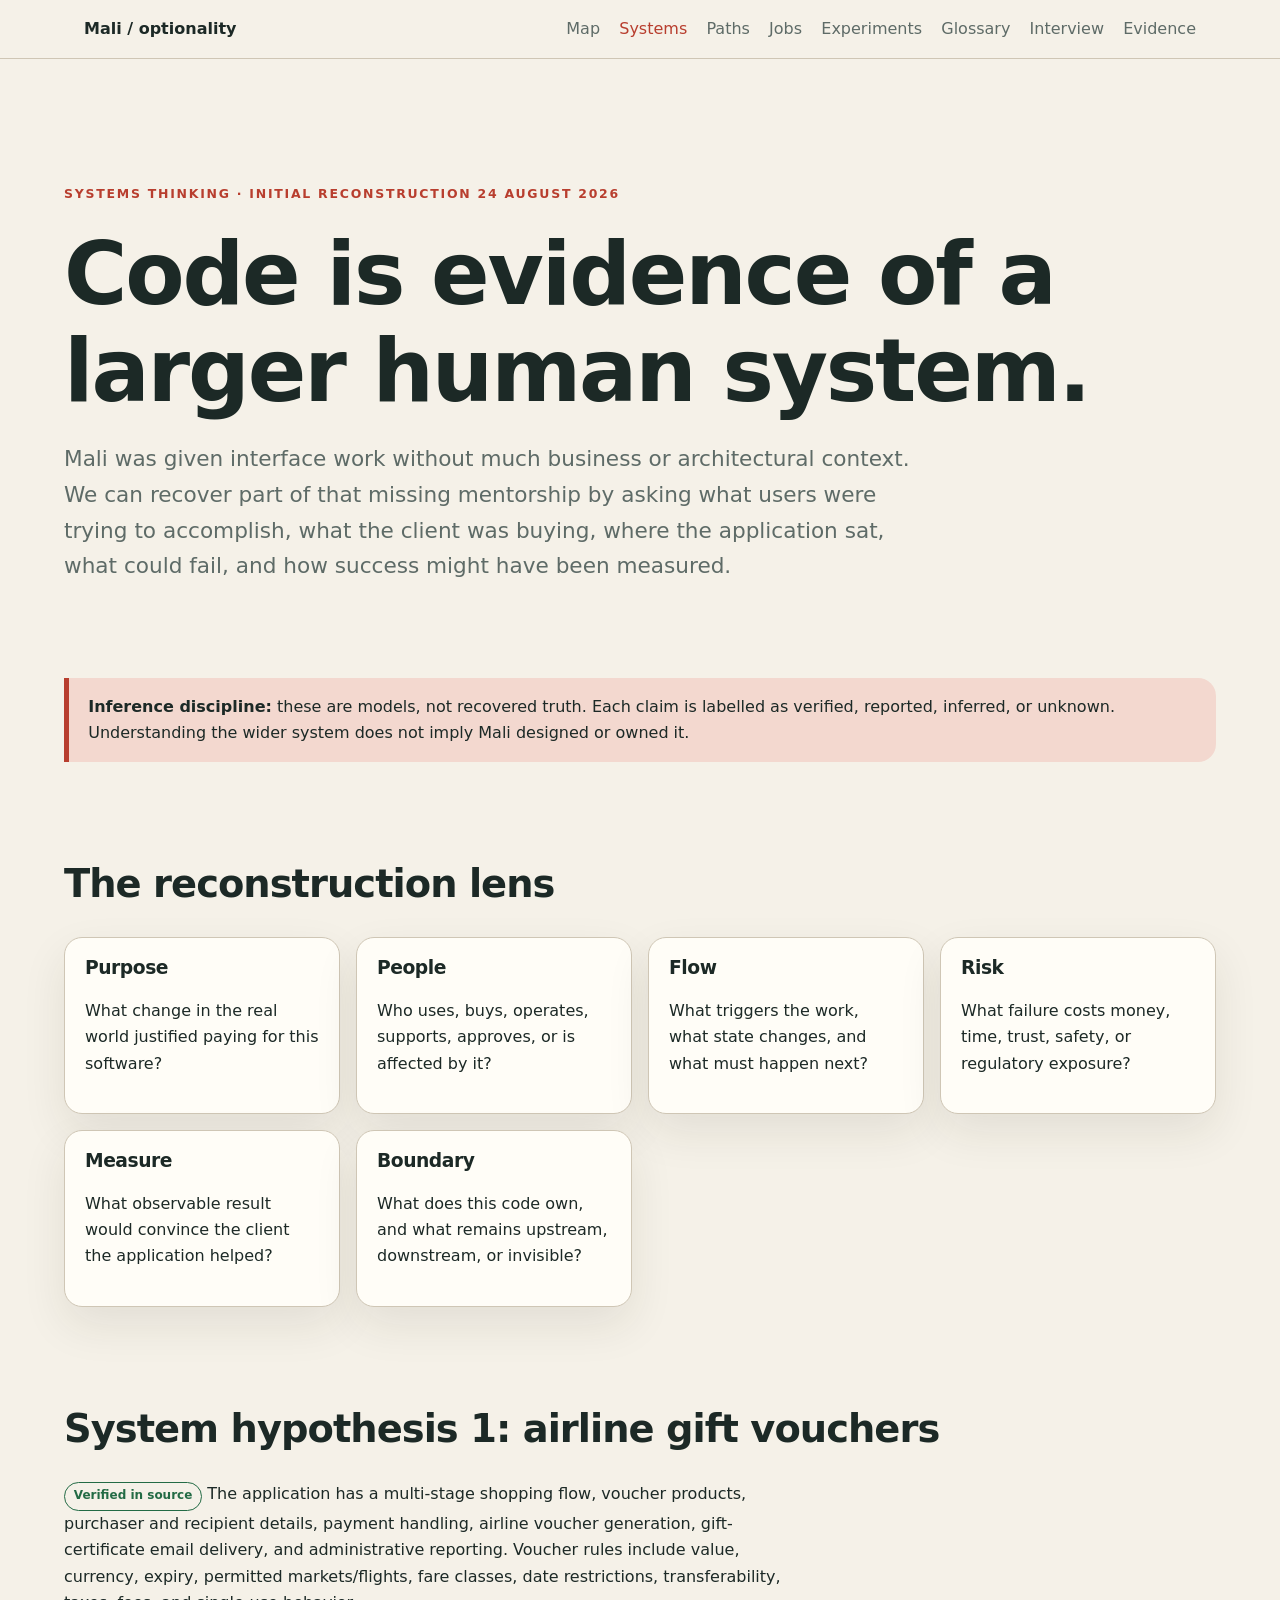
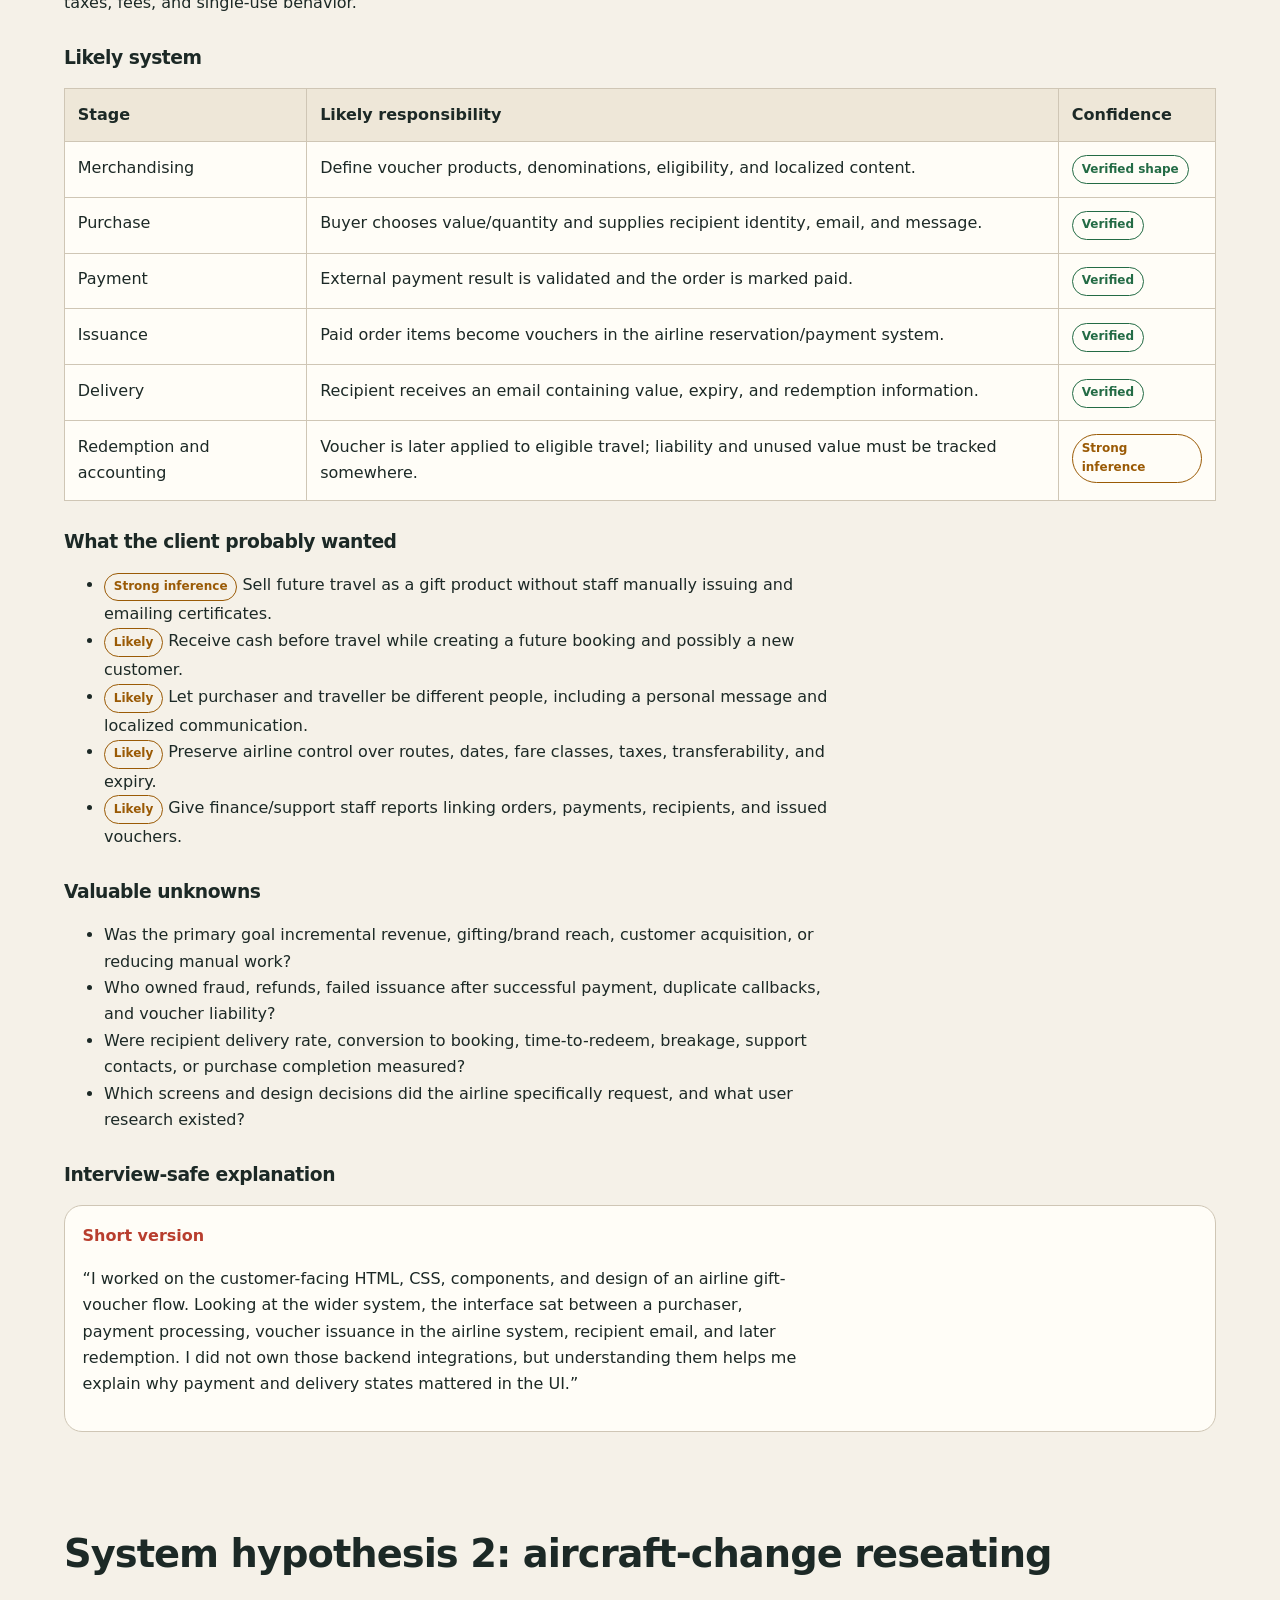
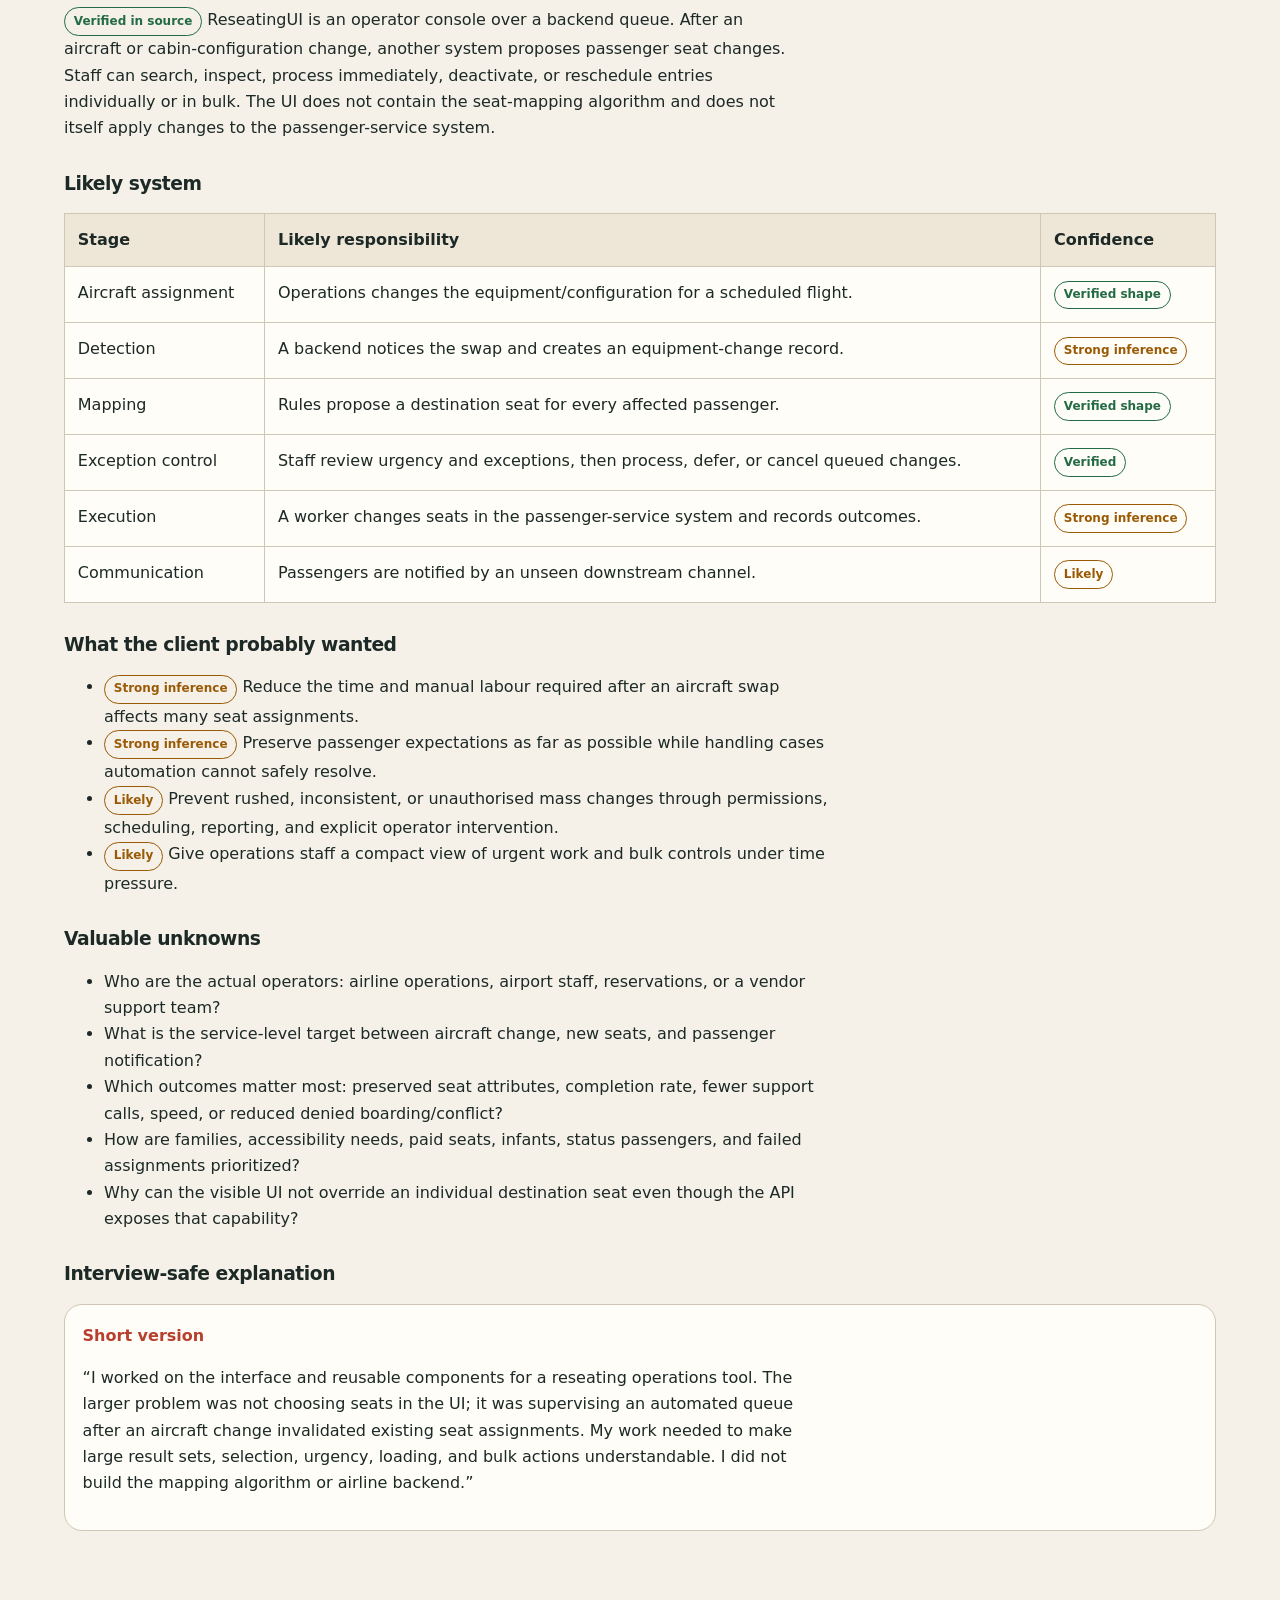
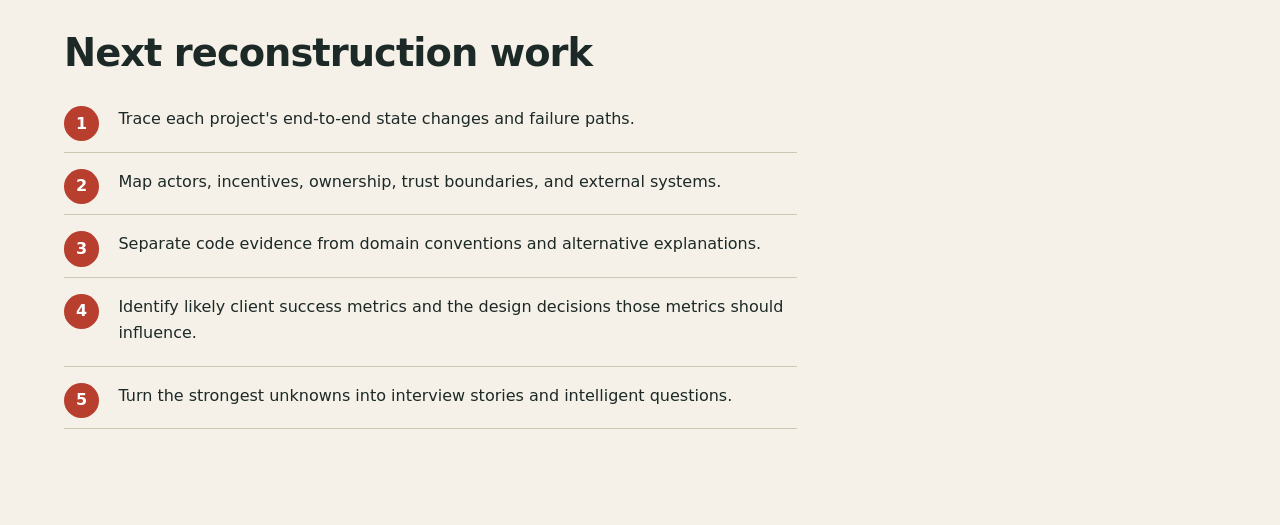
<file: systems/index.html>
<!doctype html><html lang="en"><head><meta charset="utf-8"><meta name="viewport" content="width=device-width, initial-scale=1"><title>Systems thinking · Mali optionality</title><link rel="stylesheet" href="../global.css"></head><body>
<header class="masthead"><nav class="nav"><a class="brand" href="../index.html">Mali / optionality</a><a href="../strategy/index.html">Map</a><a aria-current="page" href="index.html">Systems</a><a href="../paths/index.html">Paths</a><a href="../jobs/index.html">Jobs</a><a href="../experiments/index.html">Experiments</a><a href="../glossary/index.html">Glossary</a><a href="../interview/index.html">Interview</a><a href="../evidence/mali-baseline.html">Evidence</a></nav></header>
<main class="wrap"><section class="hero"><div class="eyebrow">Systems thinking · initial reconstruction 24 August 2026</div><h1>Code is evidence of a larger human system.</h1><p class="lede">Mali was given interface work without much business or architectural context. We can recover part of that missing mentorship by asking what users were trying to accomplish, what the client was buying, where the application sat, what could fail, and how success might have been measured.</p></section>

<div class="note"><strong>Inference discipline:</strong> these are models, not recovered truth. Each claim is labelled as verified, reported, inferred, or unknown. Understanding the wider system does not imply Mali designed or owned it.</div>

<h2>The reconstruction lens</h2><div class="grid"><div class="card"><h3>Purpose</h3><p>What change in the real world justified paying for this software?</p></div><div class="card"><h3>People</h3><p>Who uses, buys, operates, supports, approves, or is affected by it?</p></div><div class="card"><h3>Flow</h3><p>What triggers the work, what state changes, and what must happen next?</p></div><div class="card"><h3>Risk</h3><p>What failure costs money, time, trust, safety, or regulatory exposure?</p></div><div class="card"><h3>Measure</h3><p>What observable result would convince the client the application helped?</p></div><div class="card"><h3>Boundary</h3><p>What does this code own, and what remains upstream, downstream, or invisible?</p></div></div>

<h2 id="voucher">System hypothesis 1: airline gift vouchers</h2><p><span class="status verified">Verified in source</span> The application has a multi-stage shopping flow, voucher products, purchaser and recipient details, payment handling, airline voucher generation, gift-certificate email delivery, and administrative reporting. Voucher rules include value, currency, expiry, permitted markets/flights, fare classes, date restrictions, transferability, taxes, fees, and single-use behavior.</p>

<h3>Likely system</h3><div class="table-wrap"><table><thead><tr><th>Stage</th><th>Likely responsibility</th><th>Confidence</th></tr></thead><tbody>
<tr><td>Merchandising</td><td>Define voucher products, denominations, eligibility, and localized content.</td><td><span class="status verified">Verified shape</span></td></tr>
<tr><td>Purchase</td><td>Buyer chooses value/quantity and supplies recipient identity, email, and message.</td><td><span class="status verified">Verified</span></td></tr>
<tr><td>Payment</td><td>External payment result is validated and the order is marked paid.</td><td><span class="status verified">Verified</span></td></tr>
<tr><td>Issuance</td><td>Paid order items become vouchers in the airline reservation/payment system.</td><td><span class="status verified">Verified</span></td></tr>
<tr><td>Delivery</td><td>Recipient receives an email containing value, expiry, and redemption information.</td><td><span class="status verified">Verified</span></td></tr>
<tr><td>Redemption and accounting</td><td>Voucher is later applied to eligible travel; liability and unused value must be tracked somewhere.</td><td><span class="status inferred">Strong inference</span></td></tr>
</tbody></table></div>

<h3>What the client probably wanted</h3><ul><li><span class="status inferred">Strong inference</span> Sell future travel as a gift product without staff manually issuing and emailing certificates.</li><li><span class="status inferred">Likely</span> Receive cash before travel while creating a future booking and possibly a new customer.</li><li><span class="status inferred">Likely</span> Let purchaser and traveller be different people, including a personal message and localized communication.</li><li><span class="status inferred">Likely</span> Preserve airline control over routes, dates, fare classes, taxes, transferability, and expiry.</li><li><span class="status inferred">Likely</span> Give finance/support staff reports linking orders, payments, recipients, and issued vouchers.</li></ul>

<h3>Valuable unknowns</h3><ul><li>Was the primary goal incremental revenue, gifting/brand reach, customer acquisition, or reducing manual work?</li><li>Who owned fraud, refunds, failed issuance after successful payment, duplicate callbacks, and voucher liability?</li><li>Were recipient delivery rate, conversion to booking, time-to-redeem, breakage, support contacts, or purchase completion measured?</li><li>Which screens and design decisions did the airline specifically request, and what user research existed?</li></ul>

<h3>Interview-safe explanation</h3><div class="answer"><strong>Short version</strong><p>“I worked on the customer-facing HTML, CSS, components, and design of an airline gift-voucher flow. Looking at the wider system, the interface sat between a purchaser, payment processing, voucher issuance in the airline system, recipient email, and later redemption. I did not own those backend integrations, but understanding them helps me explain why payment and delivery states mattered in the UI.”</p></div>

<h2 id="reseating">System hypothesis 2: aircraft-change reseating</h2><p><span class="status verified">Verified in source</span> ReseatingUI is an operator console over a backend queue. After an aircraft or cabin-configuration change, another system proposes passenger seat changes. Staff can search, inspect, process immediately, deactivate, or reschedule entries individually or in bulk. The UI does not contain the seat-mapping algorithm and does not itself apply changes to the passenger-service system.</p>

<h3>Likely system</h3><div class="table-wrap"><table><thead><tr><th>Stage</th><th>Likely responsibility</th><th>Confidence</th></tr></thead><tbody>
<tr><td>Aircraft assignment</td><td>Operations changes the equipment/configuration for a scheduled flight.</td><td><span class="status verified">Verified shape</span></td></tr>
<tr><td>Detection</td><td>A backend notices the swap and creates an equipment-change record.</td><td><span class="status inferred">Strong inference</span></td></tr>
<tr><td>Mapping</td><td>Rules propose a destination seat for every affected passenger.</td><td><span class="status verified">Verified shape</span></td></tr>
<tr><td>Exception control</td><td>Staff review urgency and exceptions, then process, defer, or cancel queued changes.</td><td><span class="status verified">Verified</span></td></tr>
<tr><td>Execution</td><td>A worker changes seats in the passenger-service system and records outcomes.</td><td><span class="status inferred">Strong inference</span></td></tr>
<tr><td>Communication</td><td>Passengers are notified by an unseen downstream channel.</td><td><span class="status inferred">Likely</span></td></tr>
</tbody></table></div>

<h3>What the client probably wanted</h3><ul><li><span class="status inferred">Strong inference</span> Reduce the time and manual labour required after an aircraft swap affects many seat assignments.</li><li><span class="status inferred">Strong inference</span> Preserve passenger expectations as far as possible while handling cases automation cannot safely resolve.</li><li><span class="status inferred">Likely</span> Prevent rushed, inconsistent, or unauthorised mass changes through permissions, scheduling, reporting, and explicit operator intervention.</li><li><span class="status inferred">Likely</span> Give operations staff a compact view of urgent work and bulk controls under time pressure.</li></ul>

<h3>Valuable unknowns</h3><ul><li>Who are the actual operators: airline operations, airport staff, reservations, or a vendor support team?</li><li>What is the service-level target between aircraft change, new seats, and passenger notification?</li><li>Which outcomes matter most: preserved seat attributes, completion rate, fewer support calls, speed, or reduced denied boarding/conflict?</li><li>How are families, accessibility needs, paid seats, infants, status passengers, and failed assignments prioritized?</li><li>Why can the visible UI not override an individual destination seat even though the API exposes that capability?</li></ul>

<h3>Interview-safe explanation</h3><div class="answer"><strong>Short version</strong><p>“I worked on the interface and reusable components for a reseating operations tool. The larger problem was not choosing seats in the UI; it was supervising an automated queue after an aircraft change invalidated existing seat assignments. My work needed to make large result sets, selection, urgency, loading, and bulk actions understandable. I did not build the mapping algorithm or airline backend.”</p></div>

<h2>Next reconstruction work</h2><ol class="steps"><li>Trace each project's end-to-end state changes and failure paths.</li><li>Map actors, incentives, ownership, trust boundaries, and external systems.</li><li>Separate code evidence from domain conventions and alternative explanations.</li><li>Identify likely client success metrics and the design decisions those metrics should influence.</li><li>Turn the strongest unknowns into interview stories and intelligent questions.</li></ol>
</main></body></html>
</file>
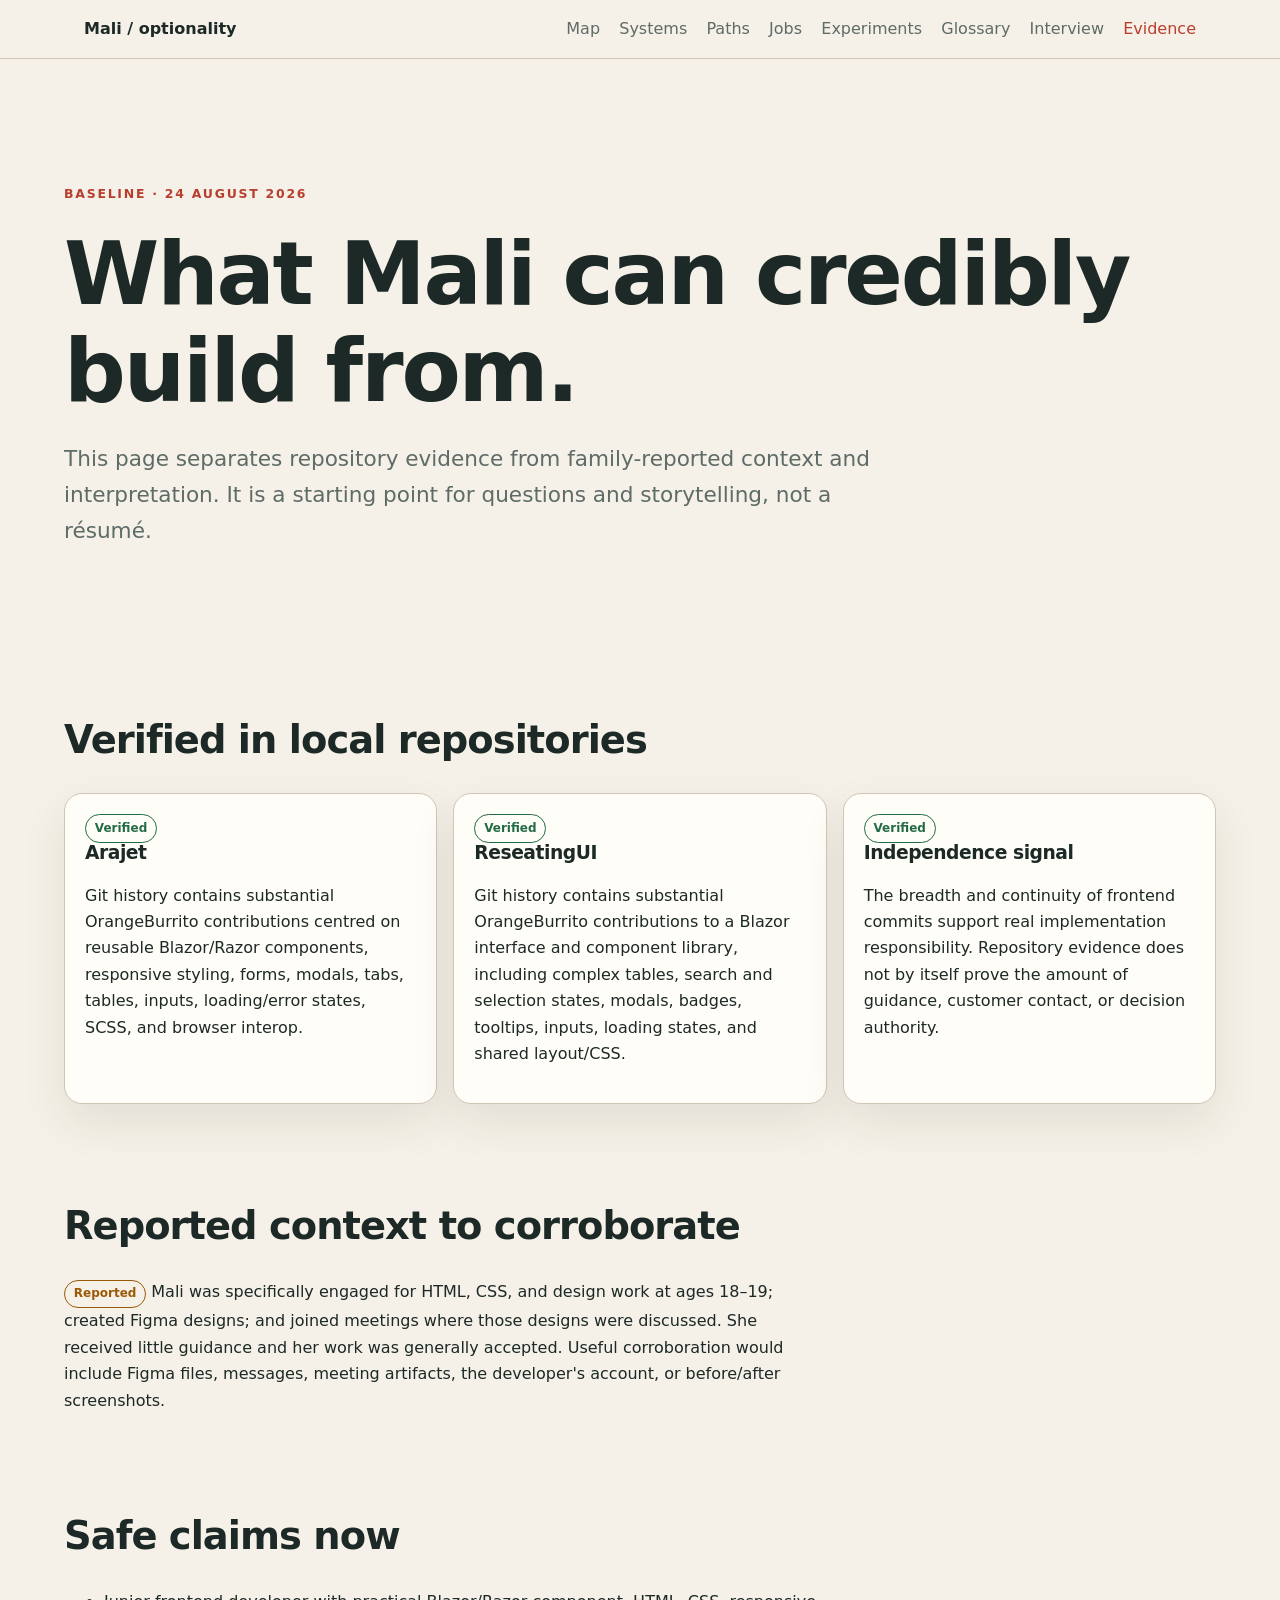
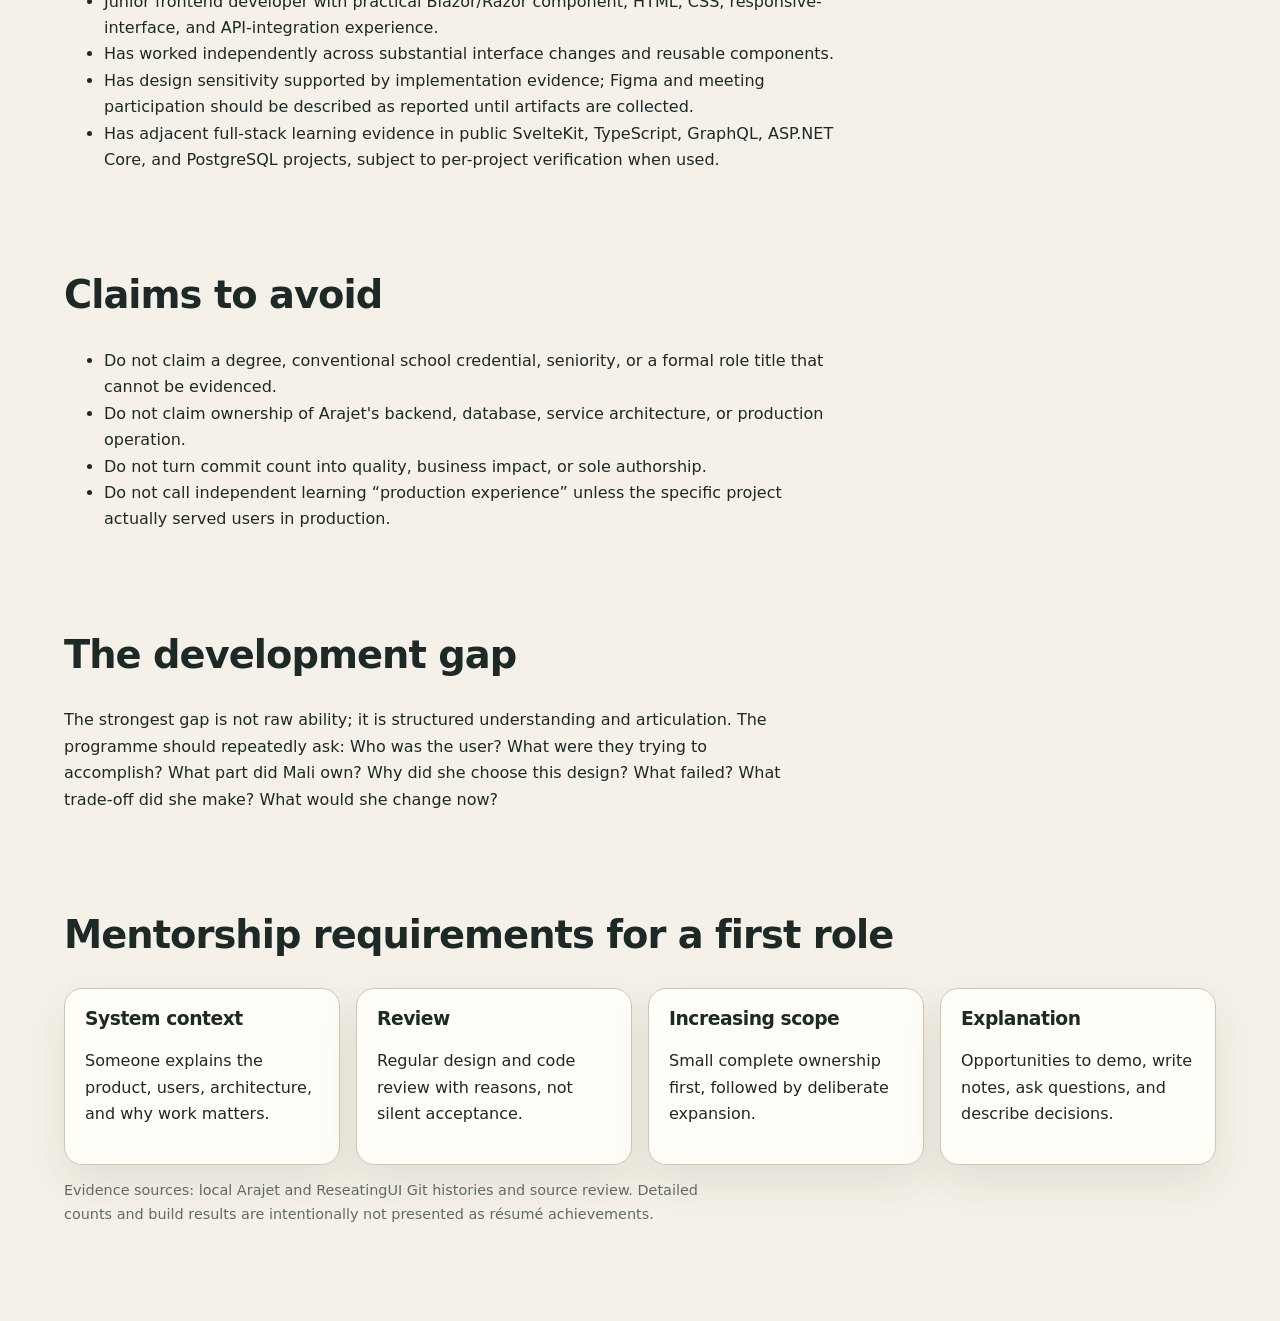
<file: evidence/mali-baseline.html>
<!doctype html><html lang="en"><head><meta charset="utf-8"><meta name="viewport" content="width=device-width, initial-scale=1"><title>Mali evidence baseline</title><link rel="stylesheet" href="../global.css"></head><body>
<header class="masthead"><nav class="nav"><a class="brand" href="../index.html">Mali / optionality</a><a href="../strategy/index.html">Map</a><a href="../systems/index.html">Systems</a><a href="../paths/index.html">Paths</a><a href="../jobs/index.html">Jobs</a><a href="../experiments/index.html">Experiments</a><a href="../glossary/index.html">Glossary</a><a href="../interview/index.html">Interview</a><a aria-current="page" href="mali-baseline.html">Evidence</a></nav></header>
<main class="wrap"><section class="hero"><div class="eyebrow">Baseline · 24 August 2026</div><h1>What Mali can credibly build from.</h1><p class="lede">This page separates repository evidence from family-reported context and interpretation. It is a starting point for questions and storytelling, not a résumé.</p></section>

<h2>Verified in local repositories</h2><div class="grid">
<div class="card"><span class="status verified">Verified</span><h3>Arajet</h3><p>Git history contains substantial OrangeBurrito contributions centred on reusable Blazor/Razor components, responsive styling, forms, modals, tabs, tables, inputs, loading/error states, SCSS, and browser interop.</p></div>
<div class="card"><span class="status verified">Verified</span><h3>ReseatingUI</h3><p>Git history contains substantial OrangeBurrito contributions to a Blazor interface and component library, including complex tables, search and selection states, modals, badges, tooltips, inputs, loading states, and shared layout/CSS.</p></div>
<div class="card"><span class="status verified">Verified</span><h3>Independence signal</h3><p>The breadth and continuity of frontend commits support real implementation responsibility. Repository evidence does not by itself prove the amount of guidance, customer contact, or decision authority.</p></div>
</div>

<h2>Reported context to corroborate</h2><p><span class="status inferred">Reported</span> Mali was specifically engaged for HTML, CSS, and design work at ages 18–19; created Figma designs; and joined meetings where those designs were discussed. She received little guidance and her work was generally accepted. Useful corroboration would include Figma files, messages, meeting artifacts, the developer's account, or before/after screenshots.</p>

<h2>Safe claims now</h2><ul>
<li>Junior frontend developer with practical Blazor/Razor component, HTML, CSS, responsive-interface, and API-integration experience.</li>
<li>Has worked independently across substantial interface changes and reusable components.</li>
<li>Has design sensitivity supported by implementation evidence; Figma and meeting participation should be described as reported until artifacts are collected.</li>
<li>Has adjacent full-stack learning evidence in public SvelteKit, TypeScript, GraphQL, ASP.NET Core, and PostgreSQL projects, subject to per-project verification when used.</li>
</ul>

<h2>Claims to avoid</h2><ul><li>Do not claim a degree, conventional school credential, seniority, or a formal role title that cannot be evidenced.</li><li>Do not claim ownership of Arajet's backend, database, service architecture, or production operation.</li><li>Do not turn commit count into quality, business impact, or sole authorship.</li><li>Do not call independent learning “production experience” unless the specific project actually served users in production.</li></ul>

<h2>The development gap</h2><p>The strongest gap is not raw ability; it is structured understanding and articulation. The programme should repeatedly ask: Who was the user? What were they trying to accomplish? What part did Mali own? Why did she choose this design? What failed? What trade-off did she make? What would she change now?</p>

<h2>Mentorship requirements for a first role</h2><div class="grid"><div class="card"><h3>System context</h3><p>Someone explains the product, users, architecture, and why work matters.</p></div><div class="card"><h3>Review</h3><p>Regular design and code review with reasons, not silent acceptance.</p></div><div class="card"><h3>Increasing scope</h3><p>Small complete ownership first, followed by deliberate expansion.</p></div><div class="card"><h3>Explanation</h3><p>Opportunities to demo, write notes, ask questions, and describe decisions.</p></div></div>

<p class="small">Evidence sources: local Arajet and ReseatingUI Git histories and source review. Detailed counts and build results are intentionally not presented as résumé achievements.</p>
</main></body></html>
</file>
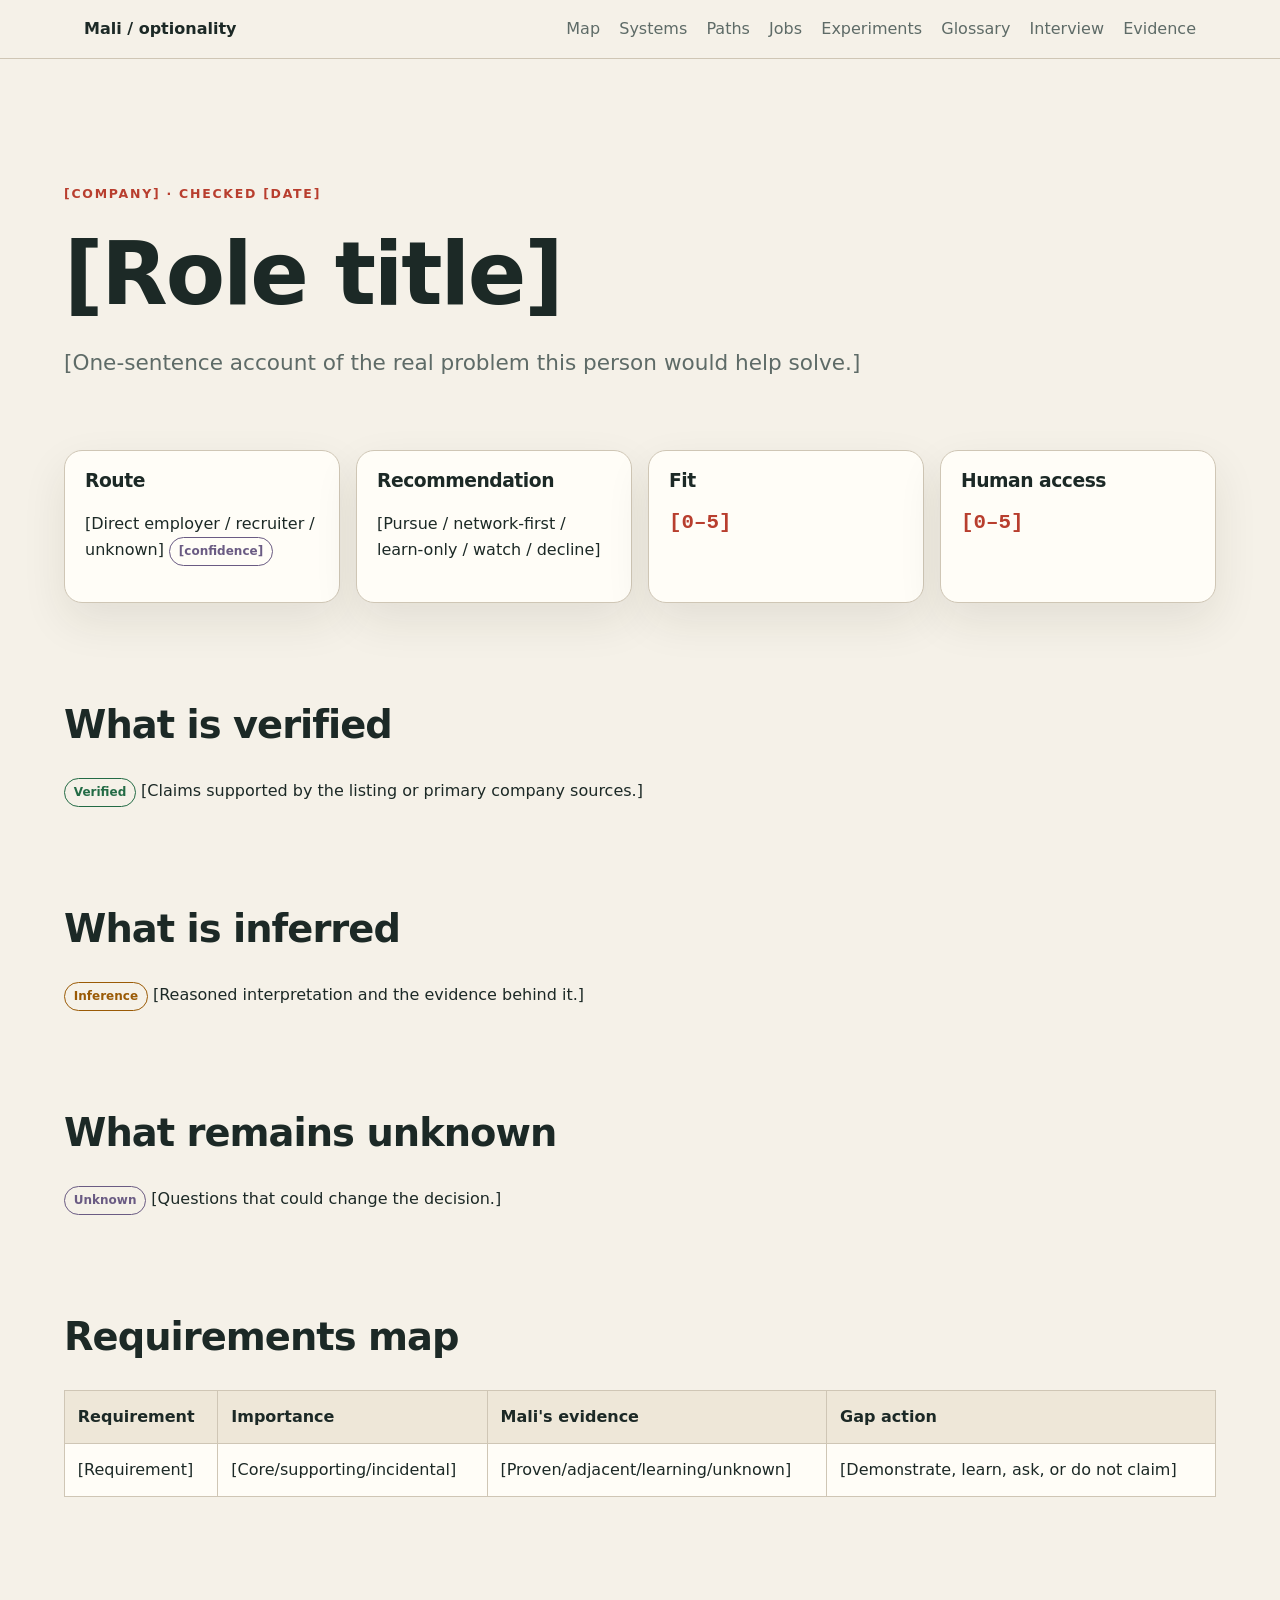
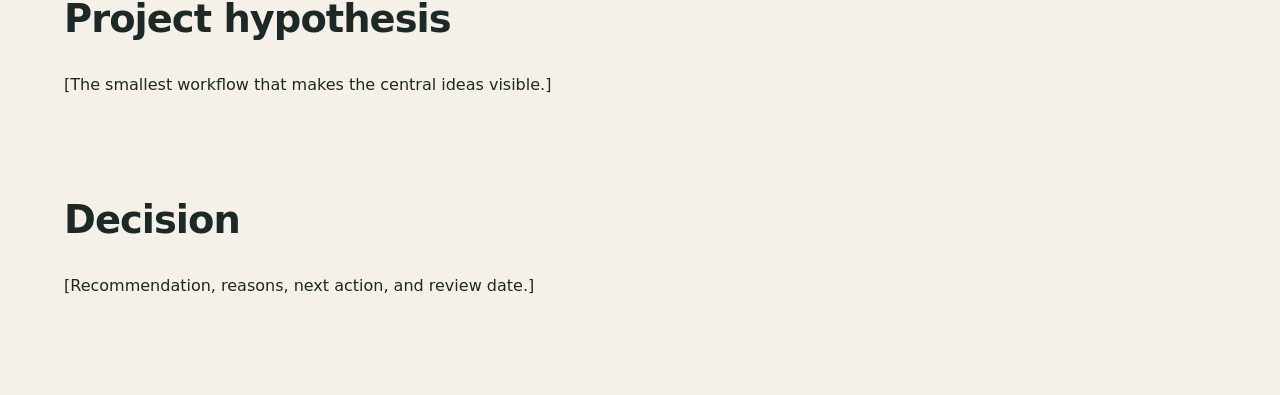
<file: jobs/_template/analysis.html>
<!doctype html><html lang="en"><head><meta charset="utf-8"><meta name="viewport" content="width=device-width, initial-scale=1"><title>[Role] · Job analysis</title><link rel="stylesheet" href="../../global.css"></head><body>
<header class="masthead"><nav class="nav"><a class="brand" href="../../index.html">Mali / optionality</a><a href="../../strategy/index.html">Map</a><a href="../../systems/index.html">Systems</a><a href="../../paths/index.html">Paths</a><a href="../index.html">Jobs</a><a href="../../experiments/index.html">Experiments</a><a href="../../glossary/index.html">Glossary</a><a href="../../interview/index.html">Interview</a><a href="../../evidence/mali-baseline.html">Evidence</a></nav></header>
<main class="wrap"><section class="hero"><div class="eyebrow">[Company] · checked [date]</div><h1>[Role title]</h1><p class="lede">[One-sentence account of the real problem this person would help solve.]</p></section>
<div class="grid"><div class="card"><h3>Route</h3><p>[Direct employer / recruiter / unknown] <span class="status unknown">[confidence]</span></p></div><div class="card"><h3>Recommendation</h3><p>[Pursue / network-first / learn-only / watch / decline]</p></div><div class="card"><h3>Fit</h3><p class="score">[0–5]</p></div><div class="card"><h3>Human access</h3><p class="score">[0–5]</p></div></div>
<h2>What is verified</h2><p><span class="status verified">Verified</span> [Claims supported by the listing or primary company sources.]</p>
<h2>What is inferred</h2><p><span class="status inferred">Inference</span> [Reasoned interpretation and the evidence behind it.]</p>
<h2>What remains unknown</h2><p><span class="status unknown">Unknown</span> [Questions that could change the decision.]</p>
<h2>Requirements map</h2><div class="table-wrap"><table><thead><tr><th>Requirement</th><th>Importance</th><th>Mali's evidence</th><th>Gap action</th></tr></thead><tbody><tr><td>[Requirement]</td><td>[Core/supporting/incidental]</td><td>[Proven/adjacent/learning/unknown]</td><td>[Demonstrate, learn, ask, or do not claim]</td></tr></tbody></table></div>
<h2>Project hypothesis</h2><p>[The smallest workflow that makes the central ideas visible.]</p>
<h2>Decision</h2><p>[Recommendation, reasons, next action, and review date.]</p>
</main></body></html>
</file>
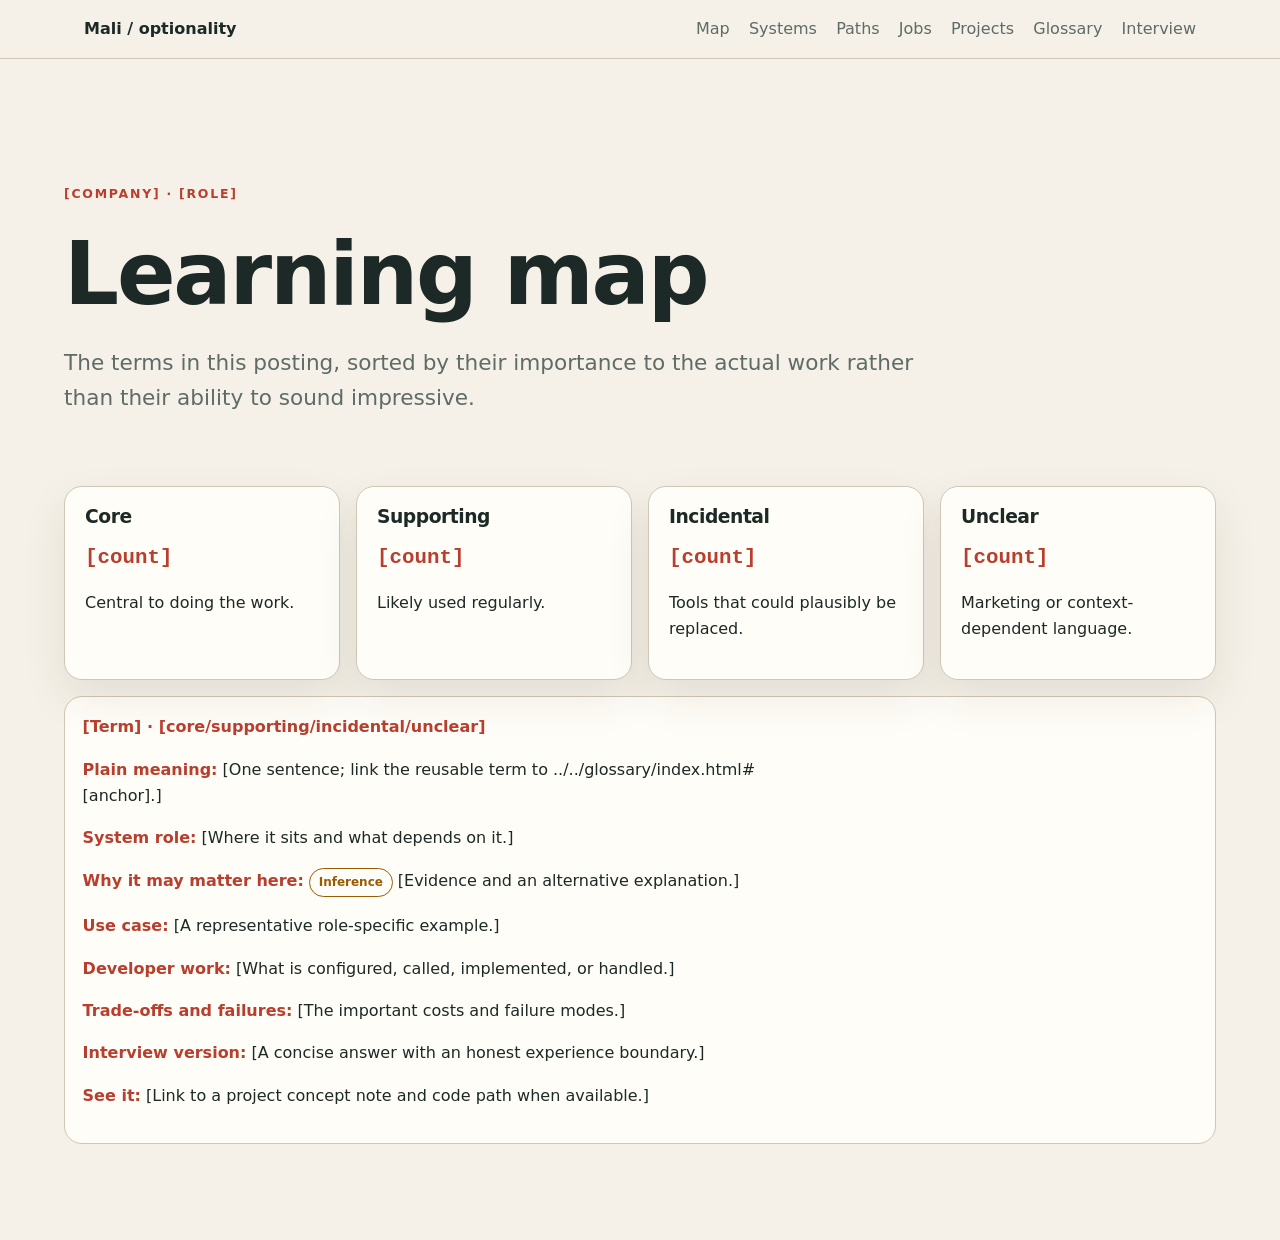
<file: jobs/_template/learning-map.html>
<!doctype html><html lang="en"><head><meta charset="utf-8"><meta name="viewport" content="width=device-width, initial-scale=1"><title>[Role] · Learning map</title><link rel="stylesheet" href="../../global.css"></head><body>
<header class="masthead"><nav class="nav"><a class="brand" href="../../index.html">Mali / optionality</a><a href="../../strategy/index.html">Map</a><a href="../../systems/index.html">Systems</a><a href="../../paths/index.html">Paths</a><a href="../index.html">Jobs</a><a href="../../projects/index.html">Projects</a><a href="../../glossary/index.html">Glossary</a><a href="../../interview/index.html">Interview</a></nav></header>
<main class="wrap"><section class="hero"><div class="eyebrow">[Company] · [Role]</div><h1>Learning map</h1><p class="lede">The terms in this posting, sorted by their importance to the actual work rather than their ability to sound impressive.</p></section>
<div class="grid"><div class="card"><h3>Core</h3><p class="score">[count]</p><p>Central to doing the work.</p></div><div class="card"><h3>Supporting</h3><p class="score">[count]</p><p>Likely used regularly.</p></div><div class="card"><h3>Incidental</h3><p class="score">[count]</p><p>Tools that could plausibly be replaced.</p></div><div class="card"><h3>Unclear</h3><p class="score">[count]</p><p>Marketing or context-dependent language.</p></div></div>
<section class="answer" id="[term-slug]"><strong>[Term] · [core/supporting/incidental/unclear]</strong><p><strong>Plain meaning:</strong> [One sentence; link the reusable term to ../../glossary/index.html#[anchor].]</p><p><strong>System role:</strong> [Where it sits and what depends on it.]</p><p><strong>Why it may matter here:</strong> <span class="status inferred">Inference</span> [Evidence and an alternative explanation.]</p><p><strong>Use case:</strong> [A representative role-specific example.]</p><p><strong>Developer work:</strong> [What is configured, called, implemented, or handled.]</p><p><strong>Trade-offs and failures:</strong> [The important costs and failure modes.]</p><p><strong>Interview version:</strong> [A concise answer with an honest experience boundary.]</p><p><strong>See it:</strong> [Link to a project concept note and code path when available.]</p></section>
</main></body></html>
</file>
<file: global.css>
:root {
  color-scheme: light dark;
  --bg: #f5f1e8;
  --surface: #fffdf7;
  --surface-2: #eee7d8;
  --ink: #1c2926;
  --muted: #5e6b67;
  --line: #cfc6b5;
  --accent: #b83e2e;
  --accent-2: #0d6f66;
  --accent-soft: #f3d8cf;
  --good: #236b45;
  --warn: #9a5a05;
  --unknown: #6a5b83;
  --shadow: 0 18px 45px rgba(48, 39, 25, .09);
  --radius: 18px;
  --measure: 72rem;
}

@media (prefers-color-scheme: dark) {
  :root {
    --bg: #111816;
    --surface: #17211e;
    --surface-2: #202c28;
    --ink: #f4efe4;
    --muted: #b5c0bb;
    --line: #364640;
    --accent: #ff8d76;
    --accent-2: #61c6b7;
    --accent-soft: #4b2924;
    --good: #76cf9e;
    --warn: #f0bd69;
    --unknown: #c0a9df;
    --shadow: 0 18px 45px rgba(0, 0, 0, .25);
  }
}

* { box-sizing: border-box; }
html { scroll-behavior: smooth; }
body {
  margin: 0;
  background: var(--bg);
  color: var(--ink);
  font: 16px/1.65 Inter, ui-sans-serif, system-ui, -apple-system, BlinkMacSystemFont, "Segoe UI", sans-serif;
}
a { color: var(--accent-2); text-decoration-thickness: .08em; text-underline-offset: .18em; }
a:hover { color: var(--accent); }
h1, h2, h3 { line-height: 1.12; letter-spacing: -.025em; }
h1 { max-width: 18ch; font-size: clamp(2.5rem, 7vw, 5.4rem); margin: .25em 0; }
h2 { margin-top: 2.6em; font-size: clamp(1.7rem, 3vw, 2.4rem); }
h3 { margin-top: 1.7em; }
p, li { max-width: 72ch; }
code { padding: .1em .35em; border-radius: .35em; background: var(--surface-2); }

.masthead { border-bottom: 1px solid var(--line); background: color-mix(in srgb, var(--bg) 90%, transparent); }
.nav { max-width: var(--measure); margin: auto; padding: 1rem 1.25rem; display: flex; flex-wrap: wrap; gap: .7rem 1.2rem; align-items: center; }
.brand { margin-right: auto; color: var(--ink); font-weight: 800; text-decoration: none; }
.nav a:not(.brand) { color: var(--muted); text-decoration: none; }
.nav a[aria-current="page"] { color: var(--accent); }
.wrap { width: min(calc(100% - 2rem), var(--measure)); margin: 0 auto; padding: 2.2rem 0 5rem; }
.hero { padding: clamp(2rem, 7vw, 6rem) 0 3rem; }
.eyebrow { color: var(--accent); font-size: .78rem; font-weight: 800; letter-spacing: .14em; text-transform: uppercase; }
.lede { max-width: 62ch; color: var(--muted); font-size: clamp(1.08rem, 2vw, 1.35rem); }
.grid { display: grid; grid-template-columns: repeat(auto-fit, minmax(min(100%, 17rem), 1fr)); gap: 1rem; }
.card { padding: 1.25rem; border: 1px solid var(--line); border-radius: var(--radius); background: var(--surface); box-shadow: var(--shadow); }
.card h3, .card h4 { margin-top: 0; }
.card-link { color: inherit; text-decoration: none; transition: transform .15s ease, border-color .15s ease; }
.card-link:hover { color: inherit; transform: translateY(-3px); border-color: var(--accent); }
.number { color: var(--accent); font: 800 2rem/1 ui-monospace, monospace; }
.meta, .small { color: var(--muted); font-size: .9rem; }
.note { margin: 1.5rem 0; padding: 1rem 1.2rem; border-left: .35rem solid var(--accent); background: var(--accent-soft); border-radius: 0 var(--radius) var(--radius) 0; }
.tag, .status { display: inline-block; padding: .22rem .55rem; border: 1px solid currentColor; border-radius: 999px; font-size: .75rem; font-weight: 750; }
.verified { color: var(--good); }
.inferred { color: var(--warn); }
.unknown { color: var(--unknown); }
.score { font: 800 1.3rem/1 ui-monospace, monospace; color: var(--accent); }
.table-wrap { overflow-x: auto; }
table { width: 100%; border-collapse: collapse; background: var(--surface); }
th, td { padding: .8rem; border: 1px solid var(--line); text-align: left; vertical-align: top; }
th { background: var(--surface-2); }
.steps { counter-reset: steps; list-style: none; padding: 0; }
.steps > li { position: relative; margin: 1rem 0; padding: 0 0 1.2rem 3.4rem; border-bottom: 1px solid var(--line); }
.steps > li::before { counter-increment: steps; content: counter(steps); position: absolute; left: 0; top: 0; width: 2.2rem; height: 2.2rem; display: grid; place-items: center; border-radius: 50%; background: var(--accent); color: white; font-weight: 800; }
.answer { margin: 1rem 0; padding: 1.1rem; border: 1px solid var(--line); border-radius: var(--radius); background: var(--surface); }
.answer strong:first-child { color: var(--accent); }
footer { border-top: 1px solid var(--line); color: var(--muted); }
footer .wrap { padding: 1.2rem 0 2rem; }
@media (max-width: 600px) { .nav { align-items: flex-start; } h1 { font-size: 2.55rem; } }
</file>
